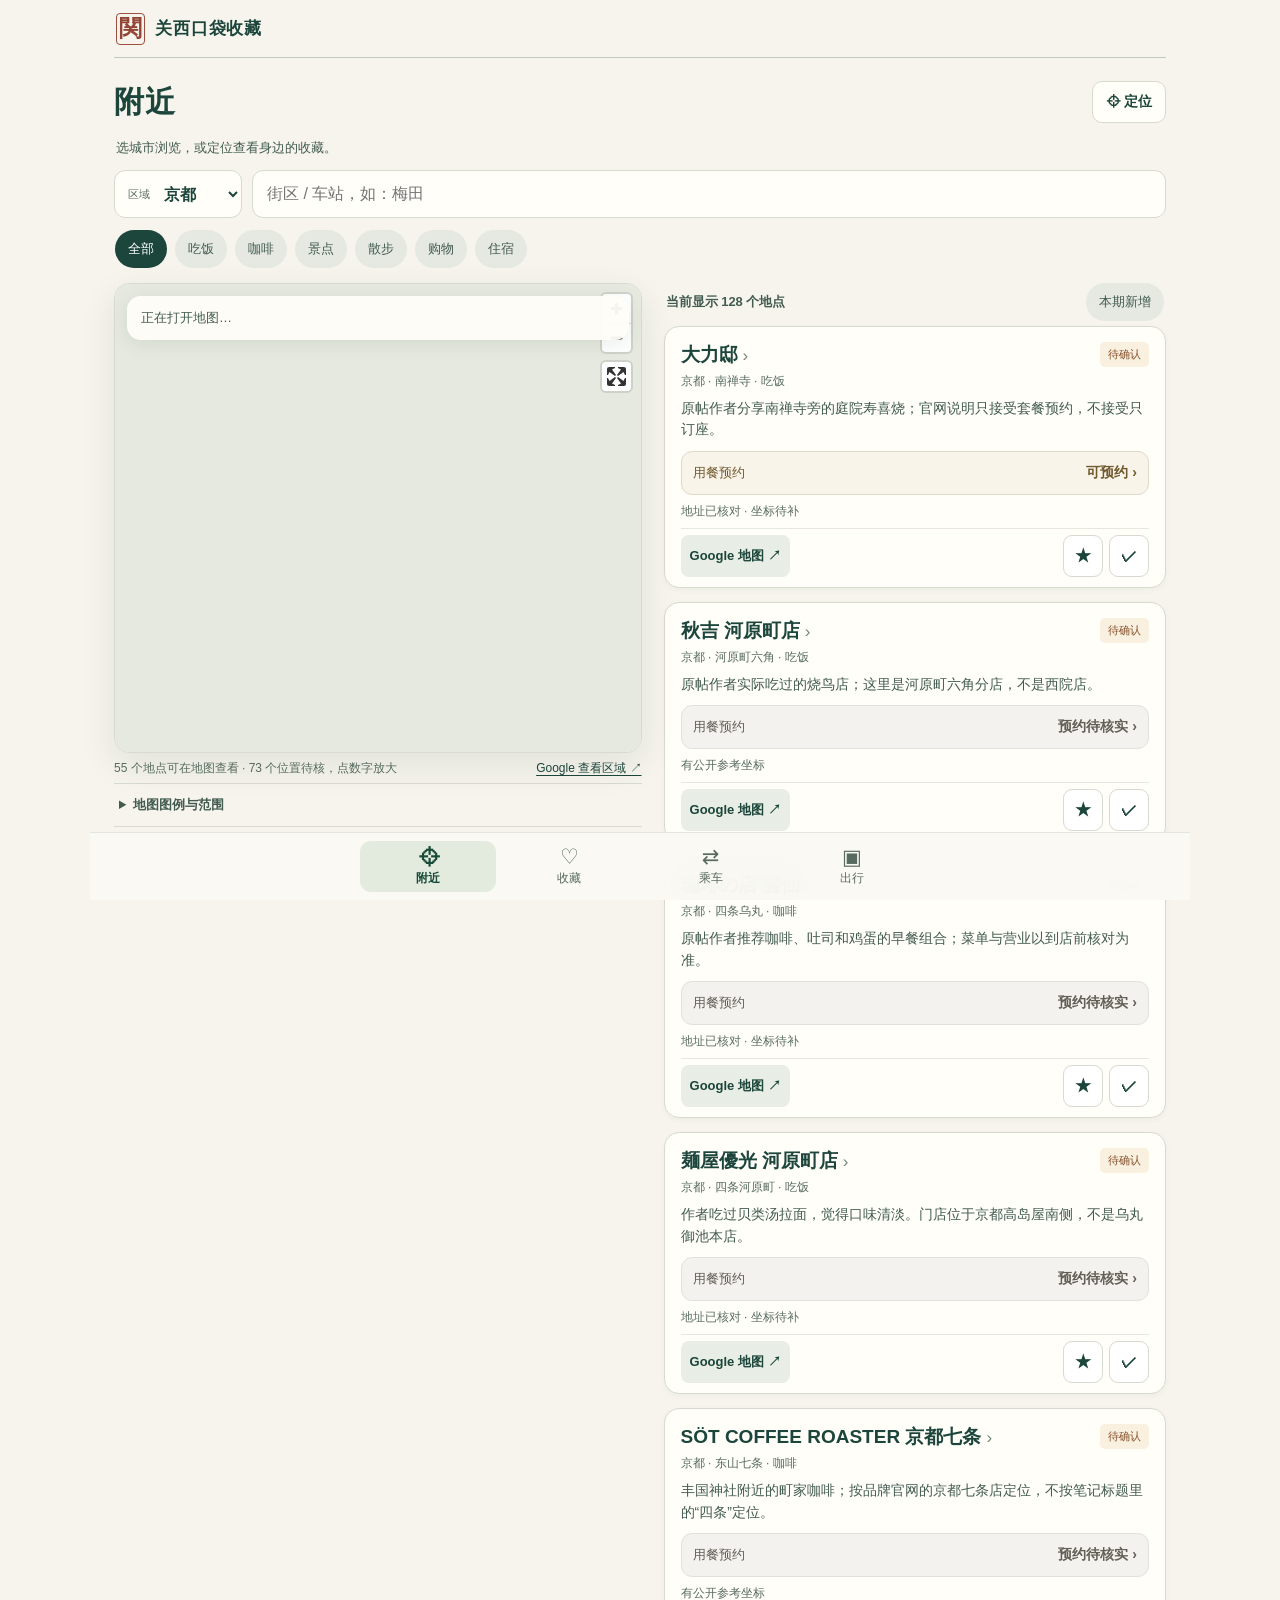
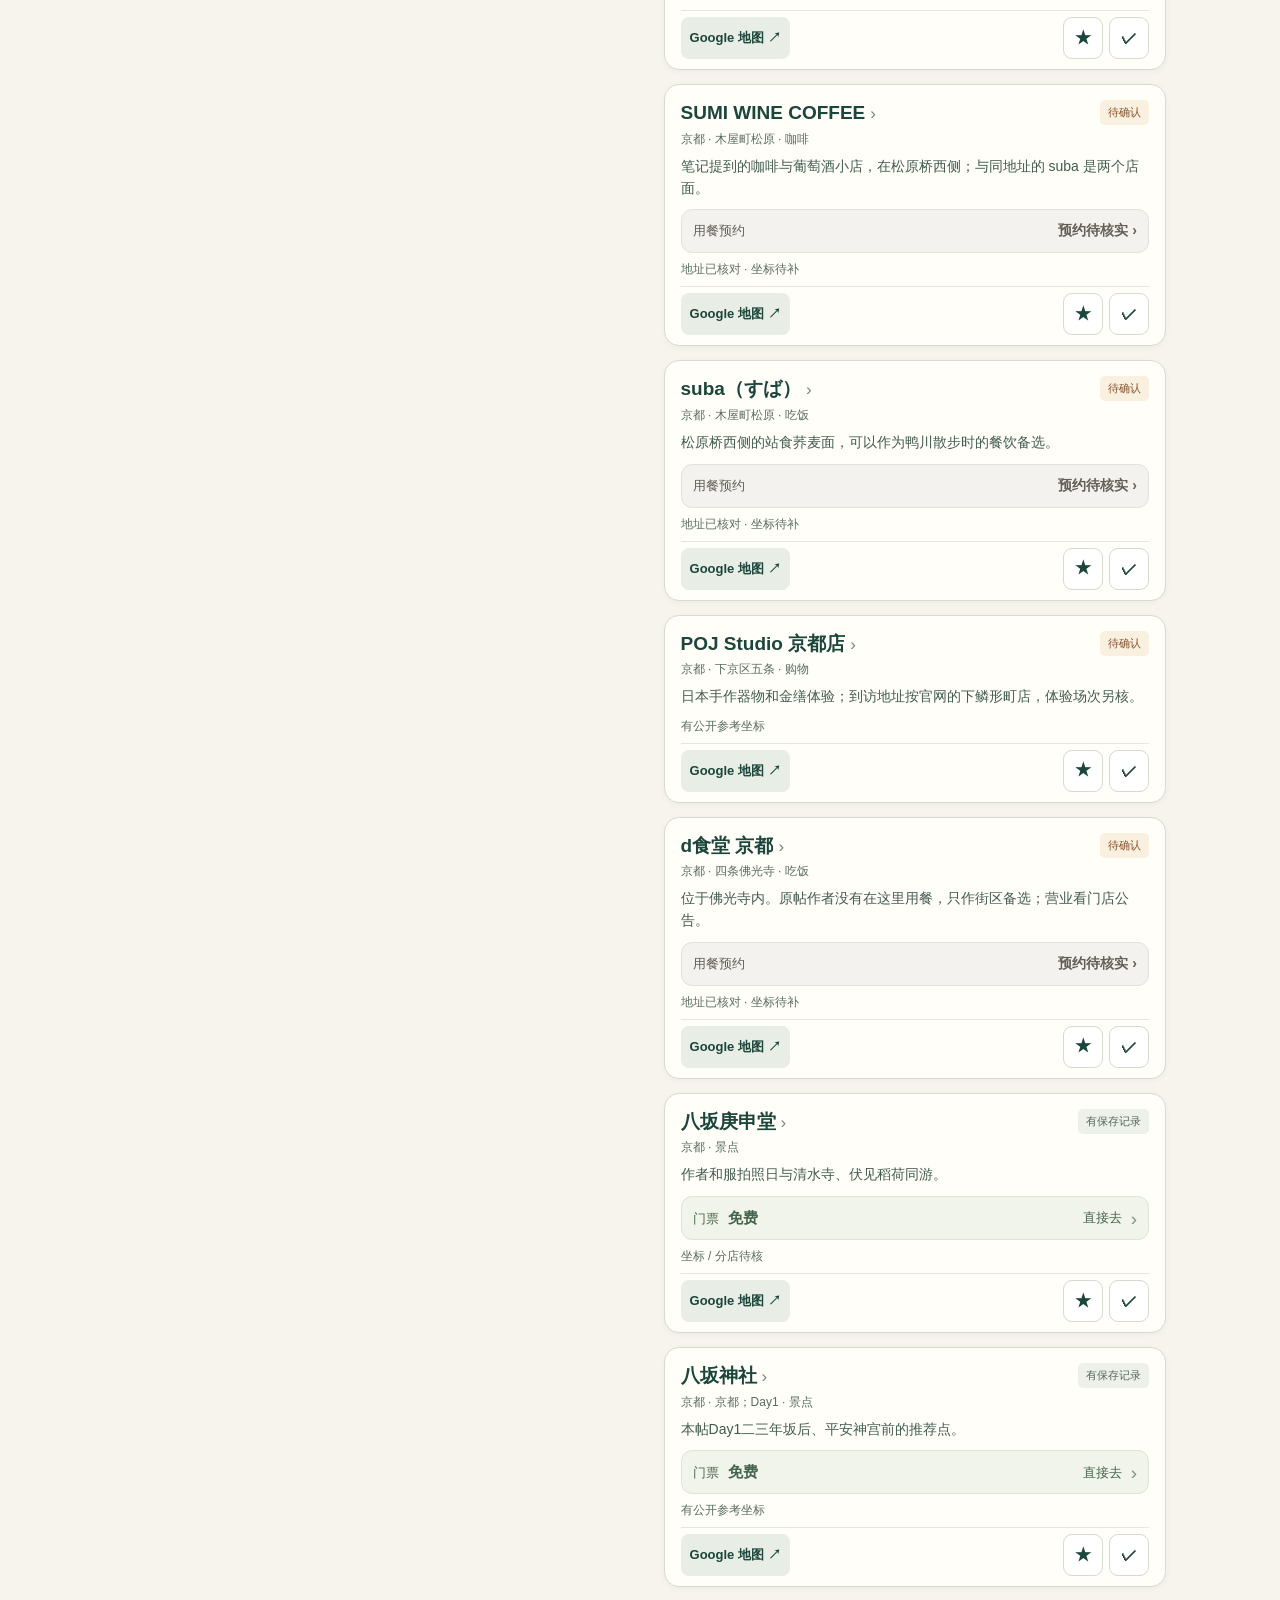
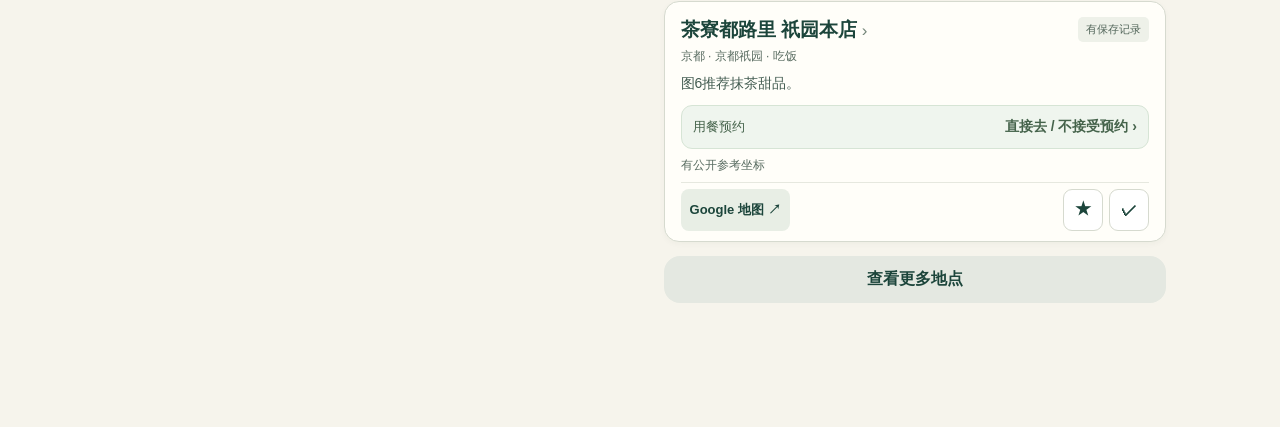
<file: index.html>
<!doctype html>
<html lang="zh-CN">
<head>
  <meta charset="utf-8">
  <meta name="viewport" content="width=device-width,initial-scale=1,viewport-fit=cover">
  <meta name="theme-color" content="#143f3b">
  <meta name="description" content="关西收藏地图、中文乘车助手与随身旅行资料">
  <link rel="manifest" href="manifest.webmanifest">
  <link rel="icon" href="icon.svg" type="image/svg+xml">
  <link rel="apple-touch-icon" href="icon-192.png">
  <link rel="stylesheet" href="app.css?v=food-20261115">
  <link rel="stylesheet" href="map.css">
  <link rel="stylesheet" href="travel-guide.css?v=toyo-show-20261128">
  <link rel="stylesheet" href="maplibre-gl.css">
  <title>关西口袋收藏</title>
</head>
<body>
  <div class="app-shell">
    <header class="topbar">
      <div class="brand">
        <span class="brand-mark" aria-hidden="true">関</span>
        <h1>关西口袋收藏</h1>
      </div>
      <button id="installBtn" class="icon-btn install" hidden aria-label="添加到桌面">＋</button>
    </header>

    <main>
      <section id="nearbyView" class="view active" aria-labelledby="nearbyTitle">
        <div class="section-head">
          <div><h2 id="nearbyTitle">附近</h2></div>
          <button id="locateBtn" class="locate-btn">⌖ 定位</button>
        </div>
        <p id="locationStatus" class="status-line">选城市浏览，或定位查看身边的收藏。</p>
        <div class="selector-row">
          <label class="select-wrap"><span>区域</span><select id="nearbyCity"></select></label>
          <label class="search-wrap"><span class="sr-only">手动输入街区或车站</span><input id="areaQuery" type="search" placeholder="街区 / 车站，如：梅田"></label>
        </div>
        <div id="nearbyCategories" class="chips" aria-label="地点分类"></div>
        <div class="nearby-layout"><div class="map-pane"><div class="map-card" aria-label="收藏地图">
          <div id="tripMap" aria-label="收藏互动地图"></div>
          <div class="map-copy" id="mapFallback">
            <p id="mapStatus" role="status">正在打开地图…</p>
            <button id="loadMapBtn" class="primary-btn" hidden>重试地图</button>
          </div>
        </div>
        <div class="map-caption"><span id="mapHint">点数字放大，点地点看收藏</span><a id="areaMapLink">Google 查看区域 ↗</a></div>
        <details class="map-settings"><summary>地图图例与范围</summary><div id="mapLegend" class="map-legend" aria-label="地图分类图例"></div>
        <div class="map-options"><label><input id="viewportFilter" type="checkbox" disabled> 只看地图范围内</label><select id="radius" aria-label="附近直线范围"><option value="0">全部参考点</option><option value="2">直线 2 公里内</option><option value="5">直线 5 公里内</option><option value="10">直线 10 公里内</option></select></div>
        <p id="coordinateCoverage" class="status-line"></p><p class="status-line">定位或输入已收录的车站后，可按直线距离筛选。</p></details></div><div class="nearby-results">
        <div class="list-meta"><span id="nearbyCount">载入中…</span><button type="button" id="nearbyWeekly" class="chip" aria-pressed="false">本期新增</button></div>
        <div id="nearbyList" class="card-list" aria-live="polite"></div>
        <button id="nearbyMore" class="more-btn" hidden>查看更多地点</button></div></div>
      </section>

      <section id="savedView" class="view" aria-labelledby="savedTitle">
        <div class="section-head"><div><h2 id="savedTitle">全部收藏</h2></div><button id="backupBtn" class="outline-btn">备份</button></div>
        <label class="full-search"><span class="sr-only">搜索收藏</span><input id="savedSearch" type="search" placeholder="搜索地点、车站或笔记关键词"></label>
        <div class="saved-tools">
          <div id="savedScopes" class="scope-switch" role="group" aria-label="快速筛选收藏">
            <button data-scope="all" aria-pressed="true">全部</button>
            <button data-scope="visit" aria-pressed="false">游览点</button>
            <button data-scope="advance" aria-pressed="false">提前安排</button>
            <button data-scope="weekly" aria-pressed="false">本期新增</button>
          </div>
          <button class="filter-toggle" id="filterToggle" aria-expanded="false" aria-controls="savedFilters">筛选</button>
        </div>
        <div class="filter-grid" id="savedFilters" hidden>
          <select id="savedCity" aria-label="城市筛选"></select>
          <select id="savedCategory" aria-label="分类筛选"></select>
          <select id="savedState" aria-label="状态筛选">
            <option value="all">全部状态</option><option value="want">特别想去</option><option value="visited">去过</option><option value="unmarked">未标记</option>
          </select>
          <select id="savedFoodBooking" aria-label="餐饮预约筛选"><option value="all">全部餐饮预约</option><option value="reserve">需预约</option><option value="recommended">建议预约</option><option value="optional">可预约</option><option value="walkin">直接去 / 不接受预约</option><option value="queue">当日领号</option><option value="check">预约待核实</option></select>
          <select id="savedOrigin" aria-label="来源筛选"><option value="all">全部资料</option><option value="google">历史清单已核对</option><option value="saved">后续已有保存记录</option><option value="supplemental">待确认候选</option></select>
        </div>
        <div class="list-meta saved-meta"><span id="savedCount" role="status">载入中…</span><button id="clearFilters" class="text-btn" hidden>清除筛选</button><details id="sourceArchive" class="source-archive"><summary>笔记与来源</summary>
          <details class="privacy-card" id="weeklyNotesCurrent">
            <summary><strong>本期笔记 · 11 月 16–22 日</strong> <span>11 月 26 日整理</span></summary>
            <p>两次收藏快照中有 35 篇标题涉及关西，实际收藏日期未知。两篇已有正文摘要，其余待补读。</p>
            <p><strong>京都一人食：</strong>高岛屋的無碍山房和三嶋亭、四条乌丸两家立饮店及永观堂对面的荞麦面。<strong>奈良：</strong>唐招提寺和春日大社旁的鹿苑可作日游备选。7 处地址已核对，可用「本期新增」筛选。</p>
            <p>关西机场来回、咖啡合集和大阪餐厅名单目前只有标题线索。</p>
            <ul class="weekly-notes">
              <li><span>餐饮</span> <a href="https://www.xiaohongshu.com/explore/6afbd118000000002500b8d2" target="_blank" rel="noopener noreferrer">京都一人食 吃了🔟家店 ↗</a></li>
              <li><span>行程</span> <a href="https://www.xiaohongshu.com/explore/6b015b3300000000180281d0" target="_blank" rel="noopener noreferrer">🍁分享一下给爸妈写的京都大阪攻略 ↗</a></li>
              <li><span>交通</span> <a href="https://www.xiaohongshu.com/explore/6b069ed5000000002a01d28f" target="_blank" rel="noopener noreferrer">关西机场从下飞机到京都站全路线 ↗</a></li>
              <li><span>购物</span> <a href="https://www.xiaohongshu.com/explore/6af9c618000000001803aea9" target="_blank" rel="noopener noreferrer">最新关西回国攻略-退税&amp;买酒&amp;免税店&amp;吃饭 ↗</a></li>
              <li><span>其他待核验</span> <a href="https://www.xiaohongshu.com/explore/6afbbf640000000023011ea1" target="_blank" rel="noopener noreferrer">大阪和京都很顶的咖啡合集☕ ↗</a></li>
              <li><span>餐饮</span> <a href="https://www.xiaohongshu.com/explore/6b0176a20000000018028680" target="_blank" rel="noopener noreferrer">孤独星球大阪餐厅推荐（整理版在图二 ↗</a></li>
            </ul>
            <details>
              <summary>其余 29 篇来源</summary>
              <ul class="weekly-notes">
              <li><span>餐饮</span> <a href="https://www.xiaohongshu.com/explore/6afaa6310000000024032d91" target="_blank" rel="noopener noreferrer">京都极限吃6顿-秋天好吃推荐 ↗</a></li>
              <li><span>行程</span> <a href="https://www.xiaohongshu.com/explore/6af132d6000000003302cbc9" target="_blank" rel="noopener noreferrer">对自己做的🇯🇵东京大阪攻略满意的睡不着.. ↗</a></li>
              <li><span>其他待核验</span> <a href="https://www.xiaohongshu.com/explore/6ae97831000000000300be2b" target="_blank" rel="noopener noreferrer">好奇妙，就这样一个人来日本京都旅居了 ↗</a></li>
              <li><span>其他待核验</span> <a href="https://www.xiaohongshu.com/explore/6af2cf74000000002a012418" target="_blank" rel="noopener noreferrer">拍完这4️⃣个机位再离开京都（附地址） ↗</a></li>
              <li><span>其他待核验</span> <a href="https://www.xiaohongshu.com/explore/6adb8c5f0000000033022618" target="_blank" rel="noopener noreferrer">日本京都tips汇总 ↗</a></li>
              <li><span>行程</span> <a href="https://www.xiaohongshu.com/explore/6ac892fd0000000002012350" target="_blank" rel="noopener noreferrer">记录零踩雷的京都solo trip 小众景点篇1/2 ↗</a></li>
              <li><span>行程</span> <a href="https://www.xiaohongshu.com/explore/6afa9d93000000002c00ebf4" target="_blank" rel="noopener noreferrer">日本关西9日游行程攻略（小白第一次出国版 ↗</a></li>
              <li><span>其他待核验</span> <a href="https://www.xiaohongshu.com/explore/6af43dd5000000001a01dd5c" target="_blank" rel="noopener noreferrer">🇲🇾大阪京都回来后有什么是真的不推荐的 ↗</a></li>
              <li><span>其他待核验</span> <a href="https://www.xiaohongshu.com/explore/6a64ab12000000000f014417" target="_blank" rel="noopener noreferrer">当我去日本关西三个啤酒工厂见学（哈酒） ↗</a></li>
              <li><span>行程</span> <a href="https://www.xiaohongshu.com/explore/6afbdc45000000002501e043" target="_blank" rel="noopener noreferrer">阪神京关西五日游计划 ↗</a></li>
              <li><span>其他待核验</span> <a href="https://www.xiaohongshu.com/explore/6afbd4c7000000001802f233" target="_blank" rel="noopener noreferrer">手把手教你在日本大阪租共享单车一天27元 ↗</a></li>
              <li><span>景点与时令</span> <a href="https://www.xiaohongshu.com/explore/6ad4c39800000000270227b6" target="_blank" rel="noopener noreferrer">京都📍我愿反复去无数次的3️⃣条红叶路线 ↗</a></li>
              <li><span>行程</span> <a href="https://www.xiaohongshu.com/explore/68255ada000000002102d0fb" target="_blank" rel="noopener noreferrer">京都-宇治奈良-大阪｜P人攻略满意到不行👍🏻 ↗</a></li>
              <li><span>行程</span> <a href="https://www.xiaohongshu.com/explore/66e6f39600000000120104d3" target="_blank" rel="noopener noreferrer">日本自由行大实话-旅行攻略定制版（京都篇） ↗</a></li>
              <li><span>其他待核验</span> <a href="https://www.xiaohongshu.com/explore/6afed3e6000000002b035ea9" target="_blank" rel="noopener noreferrer">关于京都三得利工厂预约 ↗</a></li>
              <li><span>其他待核验</span> <a href="https://www.xiaohongshu.com/explore/6afd5d0c000000001b01c821" target="_blank" rel="noopener noreferrer">12月初到京都+东京 ↗</a></li>
              <li><span>行程</span> <a href="https://www.xiaohongshu.com/explore/6ae95aca000000000e0272eb" target="_blank" rel="noopener noreferrer">求问日本关西十天游这个行程可以吗？ ↗</a></li>
              <li><span>购物</span> <a href="https://www.xiaohongshu.com/explore/6afc27170000000018027f78" target="_blank" rel="noopener noreferrer">大阪旅游自留贴 吃的，玩的和要买的 ↗</a></li>
              <li><span>其他待核验</span> <a href="https://www.xiaohongshu.com/explore/6b015299000000000d029000" target="_blank" rel="noopener noreferrer">🇯🇵今天的京都已经达到了拍人比拍景壮观了 ↗</a></li>
              <li><span>行程</span> <a href="https://www.xiaohongshu.com/explore/6afee517000000002b029272" target="_blank" rel="noopener noreferrer">京都枫叶季大结果攻略🍁 ↗</a></li>
              <li><span>交通</span> <a href="https://www.xiaohongshu.com/explore/6b02fa1d000000001802ae66" target="_blank" rel="noopener noreferrer">关西旅行 京都 | 关西机场落地 ↗</a></li>
              <li><span>行程</span> <a href="https://www.xiaohongshu.com/explore/6b02a21500000000090233cc" target="_blank" rel="noopener noreferrer">京都关西7日游攻略📝 ↗</a></li>
              <li><span>景点与时令</span> <a href="https://www.xiaohongshu.com/explore/6b037619000000002b01d31a" target="_blank" rel="noopener noreferrer">京都东福寺早鸟票预约 ↗</a></li>
              <li><span>交通</span> <a href="https://www.xiaohongshu.com/explore/6a1500dd000000000702e80c" target="_blank" rel="noopener noreferrer">给p人朋友做的超详细的关西交通攻略 ↗</a></li>
              <li><span>其他待核验</span> <a href="https://www.xiaohongshu.com/explore/6b03b560000000002303fc58" target="_blank" rel="noopener noreferrer">第一次来京都，求推荐好玩的地方 ↗</a></li>
              <li><span>景点与时令</span> <a href="https://www.xiaohongshu.com/explore/6b06cd00000000002b01aa17" target="_blank" rel="noopener noreferrer">京都红叶｜醍醐寺大鲤子鱼berber乱蹦，6块！ ↗</a></li>
              <li><span>行程</span> <a href="https://www.xiaohongshu.com/explore/6b0673f3000000002b026e01" target="_blank" rel="noopener noreferrer">请帮忙义诊一下京都行程 ↗</a></li>
              <li><span>行程</span> <a href="https://www.xiaohongshu.com/explore/6b064d23000000002a02adb4" target="_blank" rel="noopener noreferrer">京都柯南圣地巡礼🍁12月超全一日攻略 ↗</a></li>
              <li><span>其他待核验</span> <a href="https://www.xiaohongshu.com/explore/6b03b8e400000000180250e3" target="_blank" rel="noopener noreferrer">京都夜枫几点关？21处把时间算明白 ↗</a></li>
              </ul>
            </details>
          </details>
          <details class="privacy-card" id="weeklyNotesNovember15">
            <summary><strong>历史笔记 · 11 月 9–15 日</strong> <span>11 月 16 日整理</span></summary>
            <p>按 11 月 9 日、16 日两次收藏快照整理，38 篇标题与关西相关，未逐篇核完，不等于新增 38 个地点。</p>
            <p><strong>已上网页：</strong>京都餐饮和街区 9 处、大阪及奈良住宿候选各 1 处。东本愿寺沿用原有地点。</p>
            <p><strong>仍待确认：</strong>musi-vege 只有品牌线索，分店不明，不建地图点；赏枫和灯光多为当时体验，不当成 12 月开放信息。</p>
            <ul class="weekly-notes">
              <li><span>餐饮</span> <a href="https://www.xiaohongshu.com/explore/6af821b4000000002b01b6ee" target="_blank" rel="noopener noreferrer">三刷京都不排队不踩雷的性价比美食推荐 ↗</a></li>
              <li><span>餐饮</span> <a href="https://www.xiaohongshu.com/explore/6af4518b000000002a025f51" target="_blank" rel="noopener noreferrer">关西偏蔬菜多多清淡型平价型一人食 ↗</a></li>
              <li><span>街区</span> <a href="https://www.xiaohongshu.com/explore/6af02e97000000000300920e" target="_blank" rel="noopener noreferrer">京都四条步行距离6家宝藏店铺寺庙推荐 ↗</a></li>
              <li><span>交通</span> <a href="https://www.xiaohongshu.com/explore/6af671e0000000002a00cedf" target="_blank" rel="noopener noreferrer">住难波必存｜京都奈良神户 USJ 交通小抄 ↗</a></li>
              <li><span>住宿</span> <a href="https://www.xiaohongshu.com/explore/6af328eb000000002b03abec" target="_blank" rel="noopener noreferrer">大阪、奈良亲住笔记（原帖亦含其他地区） ↗</a></li>
              <li><span>住宿</span> <a href="https://www.xiaohongshu.com/explore/6af1ed37000000002c026685" target="_blank" rel="noopener noreferrer">大阪酒店决赛圈了！ ↗</a></li>
              <li><span>住宿</span> <a href="https://www.xiaohongshu.com/explore/6af4074d000000002a00e18d" target="_blank" rel="noopener noreferrer">大阪酒店决赛圈！急！ ↗</a></li>
              <li><span>住宿</span> <a href="https://www.xiaohongshu.com/explore/6af97d75000000002b012fde" target="_blank" rel="noopener noreferrer">大阪酒店极限四选一 ↗</a></li>
            </ul>
          </details>
        <details class="privacy-card" id="weeklyNotesNovember01"><summary><strong>历史笔记 · 11 篇</strong> <span>10 月 26 日–11 月 1 日 ▾</span></summary><p>本期为两次收藏快照的差异，实际收藏日期未知；图片和部分评论仍待补读。</p><p><strong>祇园烧鸟：</strong>作者喜欢 HYUMA 的鸡翅串和烤饭团，店小，建议提前确认预约；地点尚待地图匹配。</p><p><strong>京都庭院：</strong>永观堂可与南禅寺、鸭川串成散步路线；作者提到参观时需脱鞋，票价和预约以当期信息为准。</p><p><strong>住宿：</strong>帖子分享大阪东天满和福岛的住宿体验，房型、独卫和入住日期价格仍需核对。</p><p>红叶攻略及旅游提示仍有图片待读，出发前请核实当年景况与开放信息。</p><ul class="weekly-notes"><li><span>其他待核验</span> <a href="https://www.xiaohongshu.com/explore/6ae04c72000000000200bc8c" target="_blank" rel="noopener noreferrer">东进阪出•京都篇 ↗</a></li><li><span>其他待核验</span> <a href="https://www.xiaohongshu.com/explore/6ae625ea000000001a021120" target="_blank" rel="noopener noreferrer">推荐先玩大阪还是先玩京都呀？ ↗</a></li><li><span>其他待核验</span> <a href="https://www.xiaohongshu.com/explore/6ae541560000000012008443" target="_blank" rel="noopener noreferrer">听劝！大阪哪些地方必去？ ↗</a></li><li><span>行程</span> <a href="https://www.xiaohongshu.com/explore/6ae4710f000000001601b3b7" target="_blank" rel="noopener noreferrer">京都旅游，可能会遇到的突然 ↗</a></li><li><span>餐饮</span> <a href="https://www.xiaohongshu.com/explore/6ae458a80000000003009739" target="_blank" rel="noopener noreferrer">京都必吃烧鸟：炭火焼とりHYUMA ↗</a></li><li><span>景点与时令</span> <a href="https://www.xiaohongshu.com/explore/672e0059000000001a01ed10" target="_blank" rel="noopener noreferrer">日本自由行大实话-京都红叶特别篇（精华版） ↗</a></li><li><span>行程</span> <a href="https://www.xiaohongshu.com/explore/6ae308b20000000002037cdf" target="_blank" rel="noopener noreferrer">京都散策｜一个人旅行，也能拍出日剧感📷 ↗</a></li><li><span>行程</span> <a href="https://www.xiaohongshu.com/explore/6ae4618b000000001e016db9" target="_blank" rel="noopener noreferrer">第一次去京都｜6天慢节奏路线安排 ↗</a></li><li><span>其他待核验</span> <a href="https://www.xiaohongshu.com/explore/6ae1d5dd000000002800494d" target="_blank" rel="noopener noreferrer">在京都📍花的最值的20块钱… ↗</a></li><li><span>其他待核验</span> <a href="https://www.xiaohongshu.com/explore/6ae71f01000000000f03b71e" target="_blank" rel="noopener noreferrer">二刷京都大阪总结的红榜黑榜 ↗</a></li><li><span>住宿</span> <a href="https://www.xiaohongshu.com/explore/6ae6ddf10000000025013f29" target="_blank" rel="noopener noreferrer">大阪东天满、福岛住宿体验（原笔记） ↗</a></li></ul></details>
        <details class="privacy-card" id="weeklyNotes">
          <summary><strong>历史笔记 · 20 篇</strong> <span>10 月 19–25 日 ▾</span></summary>
          <p>10 月 26 日与上次快照比较得到的关西标题线索，收藏日期未知；笔记数不等于新地点。链接可能需要登录或从收藏页打开。</p>
          <p><strong>已读正文：</strong>《低精力人群关西八日游攻略》提到大阪、京都、神户、奈良和宇治；作者记录七个游玩日每天 14,544–23,923 步，按自己的体力安排。另已补读三篇美食、京都站咖啡、红叶、奈良与东山路线正文；新增候选的位置和营业信息待核实，部分图片、评论及其余来源仍待补读。</p>
          <p><strong>东山路线：</strong>清水寺 → 二三年坂 → 圆山公园 → 八坂神社 → 祇园，可按体力截断；去清水寺途中仍有上坡。</p>
          <p><strong>京都红叶：</strong>作者提到夜间点灯及清晨预约场次，但 12 月是否仍有红叶、开放或预约，需出发前查当年官方信息。</p>
          <p><strong>奈良：</strong>别追赶鹿或喂普通食物；近铁和 JR 的选择取决于你的起点与目的地。票价与交通规则以当日信息为准。</p>
          <ul class="weekly-notes"><li><span>餐饮</span> <a href="https://www.xiaohongshu.com/explore/6ad755470000000026008c65" target="_blank" rel="noopener noreferrer">|关西美食合集✨大阪·京都·神户必吃清单 ↗</a></li><li><span>餐饮</span> <a href="https://www.xiaohongshu.com/explore/6ad22800000000001801796b" target="_blank" rel="noopener noreferrer">Kyoto京都美食记录～ ↗</a></li><li><span>景点与时令</span> <a href="https://www.xiaohongshu.com/explore/6ad73f630000000028039f80" target="_blank" rel="noopener noreferrer">京都红叶｜🐟约/限流/夜景 景点无ai点评 ↗</a></li><li><span>行程</span> <a href="https://www.xiaohongshu.com/explore/6ad203340000000002012643" target="_blank" rel="noopener noreferrer">关西游记Part1 ↗</a></li><li><span>其他待核验</span> <a href="https://www.xiaohongshu.com/explore/6ad70ee1000000002803b2b7" target="_blank" rel="noopener noreferrer">应该在京都留一天半 ↗</a></li><li><span>景点与时令</span> <a href="https://www.xiaohongshu.com/explore/6ad645c30000000026030519" target="_blank" rel="noopener noreferrer">京都懒人路线✨清水寺→二年坂→八坂神社→祇园 ↗</a></li><li><span>住宿</span> <a href="https://www.xiaohongshu.com/explore/6ad7a11c000000000c008ae0" target="_blank" rel="noopener noreferrer">大阪不踩雷｜住宿+交通+饮食全解析（上） ↗</a></li><li><span>行程</span> <a href="https://www.xiaohongshu.com/explore/6ad739790000000027022bdd" target="_blank" rel="noopener noreferrer">日本旅游攻略之——京都 ↗</a></li><li><span>行程</span> <a href="https://www.xiaohongshu.com/explore/6ad77d8e000000003003c0a3" target="_blank" rel="noopener noreferrer">分享一下自用的京都旅行规划（34页） ↗</a></li><li><span>行程</span> <a href="https://www.xiaohongshu.com/explore/6ad8c490000000003102411a" target="_blank" rel="noopener noreferrer">落地先去京都，在京都连住两晚后返回大阪，从大阪出发去奈良宇治以及神户各一日游可以 ↗</a></li><li><span>行程</span> <a href="https://www.xiaohongshu.com/explore/6ad8ff36000000002a01310d" target="_blank" rel="noopener noreferrer">一个人的旅行…关西10天9夜慢走🍃 ↗</a></li><li><span>餐饮</span> <a href="https://www.xiaohongshu.com/explore/6ad8caba000000002403a797" target="_blank" rel="noopener noreferrer">京都美食探店｜吃喝碎碎念🍵（中篇） ↗</a></li><li><span>其他待核验</span> <a href="https://www.xiaohongshu.com/explore/6adc8a91000000002c038543" target="_blank" rel="noopener noreferrer">京都站附近必喝的8家咖啡 ↗</a></li><li><span>行程</span> <a href="https://www.xiaohongshu.com/explore/6ad97c4c000000002b001e50" target="_blank" rel="noopener noreferrer">京都3天攻略不绕路版丨去日本的姐妹码住！ ↗</a></li><li><span>景点与时令</span> <a href="https://www.xiaohongshu.com/explore/6add4a5700000000140101ab" target="_blank" rel="noopener noreferrer">关西红叶攻略 ↗</a></li><li><span>行程</span> <a href="https://www.xiaohongshu.com/explore/6adad317000000002b0008dc" target="_blank" rel="noopener noreferrer">奈良 24条旅游避坑备忘录📝 ↗</a></li><li><span>行程</span> <a href="https://www.xiaohongshu.com/explore/6ade098a000000002c00f5d5" target="_blank" rel="noopener noreferrer">关西9天8晚Solotrip之大阪（1） ↗</a></li><li><span>行程</span> <a href="https://www.xiaohongshu.com/explore/6adc2d7a000000002c011586" target="_blank" rel="noopener noreferrer">低精力人群关西八日游攻略 ↗</a></li><li><span>行程</span> <a href="https://www.xiaohongshu.com/explore/6add7c180000000033009a5a" target="_blank" rel="noopener noreferrer">日本关西攻略 ↗</a></li><li><span>购物</span> <a href="https://www.xiaohongshu.com/explore/6adc8f6900000000240364e6" target="_blank" rel="noopener noreferrer">自存一月关西要买&amp;要吃的店！ ↗</a></li></ul>
        </details>
</details></div>
        <div id="savedList" class="card-list"></div>
        <button id="savedMore" class="more-btn" hidden>查看更多地点</button>

      </section>

      <section id="transitView" class="view" aria-labelledby="transitTitle">
        <div class="section-head"><h2 id="transitTitle">乘车助手</h2></div>
        <p class="travel-lead">查一段路，看懂怎么坐。</p>
        <div class="wallet-card" style="margin:12px 0">
          <h3>三得利京都啤酒工厂</h3>
          <p class="travel-lead">往返路线、接驳巴士、现场照片与备用交通。</p>
          <button type="button" class="wallet-action" data-open-suntory>查看乘车攻略 →</button>
        </div>
        <div class="travel-guide-layout">
          <div class="journey route-panel">
            <div class="route-stop"><label for="routeOrigin">从</label><input id="routeOrigin" placeholder="当前位置（由 Google 地图定位）" aria-describedby="routeLocationNote" autocomplete="off"><button type="button" class="route-pick" data-route-pick="routeOrigin" aria-label="选择起点">选择</button></div>
            <div class="route-stop"><label for="routeDestination">到</label><input id="routeDestination" placeholder="输入车站、酒店或地点" autocomplete="off"><button type="button" class="route-pick" data-route-pick="routeDestination" aria-label="选择终点">选择</button></div>
            <datalist id="railStops"><option value="关西机场站（JR／南海）"></option><option value="京都站（JR）"></option><option value="京都河原町站（阪急）"></option><option value="大阪站（JR）"></option><option value="大阪梅田站（阪急）"></option><option value="南海难波站"></option><option value="大阪难波站（近铁／阪神）"></option><option value="JR难波站"></option><option value="近铁奈良站"></option><option value="JR奈良站"></option><option value="神户三宫站"></option></datalist>
            <div class="route-tools"><button id="routeHotel" type="button" hidden>回酒店</button><button id="routeSwap" type="button" disabled>⇄ 起终点对调</button></div>
            <p id="routeLocationNote" class="route-context">起点留空时，打开 Google 地图后由它尝试定位。若未授权定位或定位不可用，请手动选起点；本页不读取你的位置。</p>
            <a id="mapsLink" class="route-go" aria-disabled="true" target="_blank" rel="noopener noreferrer">先选一个目的地</a>
            <p id="routeContext" class="route-context"></p>
            <details class="privacy-card">
              <summary>选对车站：难波与京都河原町</summary>
              <p><strong>难波：</strong>南海难波是南海机场线用站；大阪难波是近铁、阪神用站；JR 难波另有站点。查路线时带上运营商，换乘要预留步行时间。</p>
              <p><strong>京都：</strong>阪急京都河原町在四条河原町一带，不是 JR 京都站。目的地是新干线或 JR 站区时，选「京都站（JR）」。</p>
              <p><a href="https://www.nankai.co.jp/traffic/kix.html" target="_blank" rel="noopener noreferrer">南海机场指南</a> · <a href="https://www.kintetsu.co.jp/foreign/chinese-kan/about/station/yard/namba.html" target="_blank" rel="noopener noreferrer">大阪难波站内图（简体中文）</a> · <a href="https://ja.kyoto.travel/feature/traffic/train.php" target="_blank" rel="noopener noreferrer">京都市乘车指南</a></p>
            </details>
          </div>
          <div class="guide-column">
            <div class="guide-tabs" role="tablist" aria-label="乘车指引">
              <button type="button" id="guide-tickets" role="tab" data-guide="tickets" aria-controls="stationNotes" aria-selected="true">买票刷卡</button>
              <button type="button" id="guide-board" role="tab" data-guide="board" aria-controls="stationNotes" aria-selected="false" tabindex="-1">看站台屏</button>
              <button type="button" id="guide-ask" role="tab" data-guide="ask" aria-controls="stationNotes" aria-selected="false" tabindex="-1">请站员指路</button>
            </div>
            <div id="stationNotes" class="guide-panel" role="tabpanel" aria-labelledby="guide-tickets"></div>
          </div>
        </div>
      </section>
      <section id="tripView" class="view" aria-labelledby="tripTitle">
        <div class="section-head"><h2 id="tripTitle">出行</h2><button id="tripBackup" class="outline-btn">备份</button></div>
        <nav class="wallet-shortcuts" aria-label="出行资料"><button type="button" data-jump="flightSection">往返航班</button><button type="button" data-jump="staySection">住宿</button><button type="button" data-jump="bookingSection">预约</button><button type="button" data-jump="prepSection">准备事项</button></nav>
        <section id="itinerarySection" class="wallet-section" aria-labelledby="itineraryTitle">
          <div class="wallet-section-head"><h3 id="itineraryTitle">六天五晚行程</h3></div>
          <p class="wallet-dates">2026年12月10日—15日关西旅行</p>
          <div class="wallet-grid itinerary-days">
            <details class="wallet-card itinerary-day">
              <summary><time datetime="2026-12-10">12月10日（周四）</time>｜京都</summary>
              <ul>
                <li>下午抵达京都。</li>
                <li><span class="itinerary-status">已预订</span> 入住京都梅小路皇家花园酒店，10日入住、13日退房，共三晚。</li>
                <li>京都市区自由活动。</li>
              </ul>
            </details>
            <details class="wallet-card itinerary-day">
              <summary><time datetime="2026-12-11">12月11日（周五）</time>｜京都</summary>
              <ul>
                <li><span class="itinerary-status pending">待定</span> 全天京都游玩，具体景点待定。</li>
                <li>晚上返回京都梅小路皇家花园酒店。</li>
              </ul>
            </details>
            <details class="wallet-card itinerary-day">
              <summary><time datetime="2026-12-12">12月12日（周六）</time>｜京都</summary>
              <ul>
                <li>上午京都自由活动。</li>
                <li><strong>13:20</strong> 计划在 JR 长冈京站乘坐免费接驳巴士，出发前复核班次。</li>
                <li><span class="itinerary-status reserved">已预约</span> <strong>14:35—16:05</strong> 三得利京都天然水啤酒工厂特别试饮体验，3000日元，现场付款。</li>
                <li>晚上返回京都梅小路皇家花园酒店。</li>
              </ul>
            </details>
            <details class="wallet-card itinerary-day">
              <summary><time datetime="2026-12-13">12月13日（周日）</time>｜京都 → 奈良 → 大阪</summary>
              <ul>
                <li>京都酒店退房，携带行李乘坐近铁前往奈良。</li>
                <li>在近铁奈良站寄存行李，预计600—1000日元，视柜子尺寸而定。</li>
                <li><span class="itinerary-status pending">待定</span> 白天游玩奈良，具体景点待定。</li>
                <li>傍晚取行李，乘坐近铁前往大阪难波。</li>
                <li><span class="itinerary-status">已预订</span> 入住天然温泉夕雾之汤·多美迎 Premium 大阪难波酒店，已通过智行预订。</li>
                <li>晚上逛道顿堀、心斋桥，看大阪夜景。</li>
                <li>酒店免费服务包括天然温泉、桑拿、夜宵拉面、冰淇淋及晨间乳酸菌饮料。夜宵拉面供应时间为 <strong>21:30—23:00</strong>。</li>
                <li>住宿税200日元，另有可能尚未包含的150日元入浴税，准备现金现场支付。</li>
              </ul>
              <details id="toyoGuide" class="toyo-guide">
                <summary>大阪东洋Show剧场体验攻略 <span class="itinerary-status pending">可选体验 · 18+ · 暂未预约</span></summary>
                <div class="toyo-guide-content">
                  <section>
                    <h4>基本信息</h4>
                    <p><span lang="ja">東洋ショー劇場</span>（Toyo Show Theatre）是日本传统成人舞台演出剧场。</p>
                    <p>地址为大阪市北区池田町11-1，3楼。</p>
                    <div class="wallet-actions">
                      <a class="wallet-action" href="https://www.google.com/maps/dir/?api=1&amp;destination=%E6%9D%B1%E6%B4%8B%E3%82%B7%E3%83%A7%E3%83%BC%E5%8A%87%E5%A0%B4%20%E5%A4%A7%E9%98%AA%E5%B8%82%E5%8C%97%E5%8C%BA%E6%B1%A0%E7%94%B0%E7%94%BA11-1&amp;travelmode=transit" target="_blank" rel="noopener noreferrer">Google Maps 导航 ↗</a>
                      <a class="wallet-action" href="https://www.toyo-show.com/?page_id=375" target="_blank" rel="noopener noreferrer">中文官网 ↗</a>
                      <a class="wallet-action" href="https://www.toyo-show.com/" target="_blank" rel="noopener noreferrer">官方网站 ↗</a>
                    </div>
                  </section>
                  <section>
                    <h4>费用参考</h4>
                    <ul>
                      <li>普通门票 5,000 日元，20:45 起入场为 3,000 日元。</li>
                      <li>官方纪念照 500 日元／张，饮料 500 日元／杯。</li>
                      <li>建议准备 7,000 日元现金。微信、支付宝支付支持情况未确认。</li>
                    </ul>
                    <p>出发前复核价格。<a href="https://www.toyo-show.com/?page_id=191" target="_blank" rel="noopener noreferrer">官方票价 ↗</a></p>
                  </section>
                  <section>
                    <h4>演出时间</h4>
                    <ul>
                      <li>第一场　12:00—14:20</li>
                      <li>第二场　14:40—17:00</li>
                      <li>第三场　17:20—19:40</li>
                      <li>第四场　20:00—22:00</li>
                    </ul>
                    <p>12月13日在已公布的出演日期范围内，具体座位及预约情况尚未确认。<a href="https://www.toyo-show.com/?news=12%E6%9C%8811%E6%97%A5%EF%BD%9E20%E6%97%A5%E3%80%81%E5%87%BA%E6%BC%94%E8%80%85" target="_blank" rel="noopener noreferrer">官方出演安排 ↗</a></p>
                  </section>
                  <section>
                    <h4>交通方式</h4>
                    <p>从多美迎 Premium 大阪难波酒店步行至日本桥站（K17），搭乘堺筋线往天神桥筋六丁目方向。在天神桥筋六丁目站（K11）下车，步行至剧场。出口及步行路线以当天 Google Maps 导航为准。</p>
                  </section>
                  <section>
                    <h4>新手体验流程</h4>
                    <ol>
                      <li>携带护照及日元现金。</li>
                      <li>到达前台，确认门票价格。</li>
                      <li>在大厅使用手机翻译软件与工作人员沟通。</li>
                      <li>根据工作人员指引进入观众席。</li>
                      <li>如需纪念照，参加官方拍照活动。</li>
                      <li>离场前确认是否需要领取照片。</li>
                    </ol>
                  </section>
                  <section>
                    <h4>重要注意事项</h4>
                    <ul>
                      <li>仅限年满18岁人士入场。</li>
                      <li>观众席内禁止使用手机，包括休息期间。需要翻译时请前往大厅。</li>
                      <li>禁止私自拍照、录像。</li>
                      <li>禁止触碰演员及其服装。</li>
                      <li>保持安静，遵守现场工作人员指引。</li>
                      <li>中途外出并再次入场前，先向前台确认手续。</li>
                      <li>提前确认收费，拒绝不明额外消费。</li>
                    </ul>
                  </section>
                  <section>
                    <h4>日语沟通小抄</h4>
                    <dl class="toyo-phrases">
                      <div>
                        <dt>我是中国游客，不会说日语，第一次来。</dt>
                        <dd><span id="toyo-phrase-1" lang="ja">中国から来た観光客です。日本語が話せません。初めてです。</span><button type="button" class="wallet-action" aria-describedby="toyo-phrase-1" data-copy-text="中国から来た観光客です。日本語が話せません。初めてです。">复制日语</button></dd>
                      </div>
                      <div>
                        <dt>一个人，请给我一张门票。</dt>
                        <dd><span id="toyo-phrase-2" lang="ja">一人です。入場券を一枚お願いします。</span><button type="button" class="wallet-action" aria-describedby="toyo-phrase-2" data-copy-text="一人です。入場券を一枚お願いします。">复制日语</button></dd>
                      </div>
                      <div>
                        <dt>一共多少钱？</dt>
                        <dd><span id="toyo-phrase-3" lang="ja">全部でいくらですか？</span><button type="button" class="wallet-action" aria-describedby="toyo-phrase-3" data-copy-text="全部でいくらですか？">复制日语</button></dd>
                      </div>
                      <div>
                        <dt>可以用现金支付吗？</dt>
                        <dd><span id="toyo-phrase-4" lang="ja">現金で払えますか？</span><button type="button" class="wallet-action" aria-describedby="toyo-phrase-4" data-copy-text="現金で払えますか？">复制日语</button></dd>
                      </div>
                      <div>
                        <dt>请问我应该坐在哪里？</dt>
                        <dd><span id="toyo-phrase-5" lang="ja">どこに座ればいいですか？</span><button type="button" class="wallet-action" aria-describedby="toyo-phrase-5" data-copy-text="どこに座ればいいですか？">复制日语</button></dd>
                      </div>
                      <div>
                        <dt>请告诉我拍照流程。</dt>
                        <dd><span id="toyo-phrase-6" lang="ja">撮影の流れを教えてください。</span><button type="button" class="wallet-action" aria-describedby="toyo-phrase-6" data-copy-text="撮影の流れを教えてください。">复制日语</button></dd>
                      </div>
                      <div>
                        <dt>在哪里领取照片？</dt>
                        <dd><span id="toyo-phrase-7" lang="ja">写真はどこで受け取れますか？</span><button type="button" class="wallet-action" aria-describedby="toyo-phrase-7" data-copy-text="写真はどこで受け取れますか？">复制日语</button></dd>
                      </div>
                      <div>
                        <dt>不用了，谢谢。</dt>
                        <dd><span id="toyo-phrase-8" lang="ja">大丈夫です。ありがとうございます。</span><button type="button" class="wallet-action" aria-describedby="toyo-phrase-8" data-copy-text="大丈夫です。ありがとうございます。">复制日语</button></dd>
                      </div>
                      <div>
                        <dt>卫生间在哪里？</dt>
                        <dd><span id="toyo-phrase-9" lang="ja">トイレはどこですか？</span><button type="button" class="wallet-action" aria-describedby="toyo-phrase-9" data-copy-text="トイレはどこですか？">复制日语</button></dd>
                      </div>
                    </dl>
                  </section>
                  <section>
                    <h4>出发前检查清单</h4>
                    <ul>
                      <li>护照原件。</li>
                      <li>7,000 日元现金及零钱。</li>
                      <li>手机及充足电量。</li>
                      <li>下载日语离线翻译包。</li>
                      <li>保存剧场地址和日语小抄。</li>
                      <li>确认当天演出及返程地铁时间。</li>
                    </ul>
                  </section>
                </div>
              </details>
            </details>
            <details class="wallet-card itinerary-day">
              <summary><time datetime="2026-12-14">12月14日（周一）</time>｜大阪 → 临空城</summary>
              <ul>
                <li>上午可再次体验酒店温泉。</li>
                <li><strong>11:00 前</strong>退房，具体以订单为准。</li>
                <li>退房后将行李寄存在酒店前台，官网已确认支持退房当日寄存。</li>
                <li><span class="itinerary-status pending">待定</span> 白天轻装游玩大阪，具体景点待定。</li>
                <li>傍晚返回酒店领取行李。</li>
                <li>从南海难波站乘坐空港急行前往临空城。</li>
                <li><span class="itinerary-status pending">待预订</span> 入住临空城附近酒店。</li>
              </ul>
            </details>
            <details class="wallet-card itinerary-day">
              <summary><time datetime="2026-12-15">12月15日（周二）</time>｜临空城 → 回国</summary>
              <ul>
                <li>上午逛临空城奥特莱斯。</li>
                <li>建议 <strong>13:30 左右</strong>抵达关西机场。</li>
                <li><span class="itinerary-status">已预订</span> <strong>16:30</strong> 乘飞机返回上海。</li>
              </ul>
            </details>
            <details class="wallet-card itinerary-day itinerary-notes">
              <summary>行程补充</summary>
              <ul>
                <li>本次旅行跳过宇治，原有收藏地点保留。</li>
                <li>抹茶甜品优先考虑中村藤吉京都站店、茶寮都路里祇园本店，顺路体验，不专程排长队。</li>
                <li>除已预订酒店、航班和啤酒工厂预约外，其他具体游玩安排均为暂定。</li>
              </ul>
            </details>
          </div>
        </section>
        <section id="flightSection" class="wallet-section" aria-labelledby="flightTitle"><div class="wallet-section-head"><h3 id="flightTitle">往返航班</h3><button type="button" data-add="flights">＋ 添加</button></div><div id="flightCards" class="wallet-grid"></div></section>
        <section id="staySection" class="wallet-section" aria-labelledby="stayTitle">
          <div class="wallet-section-head"><h3 id="stayTitle">住宿</h3><button type="button" data-add="stays">＋ 添加</button></div>
          <div id="stayCards" class="wallet-grid"></div>
          <details class="wallet-storage-note">
            <summary>本期住宿参考：大阪与奈良</summary>
            <p><strong>大阪站一带：</strong><a href="https://www.hearton.co.jp/access/nishi-umeda" target="_blank" rel="noopener noreferrer">哈顿西梅田</a>靠近 JR 大阪站西口，原帖作者亲住，提到房间偏小。</p>
            <p><strong>淀屋桥、北滨等：</strong>新帖把 Prince Smart Inn 大阪淀屋桥、淀屋桥京阪及相铁 FRESA INN 北滨列为候选，网页原有卡片可查。另有相铁淀屋桥、FORZA 北滨、东横 INN 大阪难波、Granbell Osaka 等选房线索，不等于入住推荐；订房前核对分店地址。</p>
            <p><strong>奈良：</strong><a href="https://dormy-hotels.com/dormyinn/hotels/nono_nara/" target="_blank" rel="noopener noreferrer">御宿野乃奈良</a>是原帖作者亲住过的备选，作者喜欢浴场和早餐。</p>
            <p>以上是比较资料，不是本机预订。具体日期的房态、含税总价、独立浴室和取消条件以订房页为准。</p>
          </details>
        </section>
        <section id="bookingSection" class="wallet-section" aria-labelledby="bookingTitle"><div class="wallet-section-head"><h3 id="bookingTitle">预约</h3><button type="button" data-add="bookings">＋ 添加</button></div><div id="bookingCards" class="wallet-grid"></div></section>
        <section id="prepSection" class="wallet-section" aria-labelledby="prepTitle"><div class="wallet-section-head"><h3 id="prepTitle">准备事项 <span id="prepCount"></span></h3></div><div id="journeyTasks"></div><form id="journeyTaskForm" class="wallet-task-form"><label class="sr-only" for="newJourneyTask">新增准备事项</label><input id="newJourneyTask" placeholder="记一件出发前要办的事" maxlength="300" required><button type="submit">添加</button></form></section>
        <details id="legacyTrip" class="wallet-storage-note" hidden><summary>之前填写的记录</summary><div id="legacyRecords"></div></details>
        <p id="tripSaveStatus" role="status" class="status-line"></p>
        <textarea id="copyFallback" rows="3" readonly hidden aria-label="复制内容"></textarea>
        <details class="wallet-storage-note"><summary>保存、换手机与离线查看</summary><p>个人资料仅保存在当前浏览器。换设备前，可通过右上角「备份」导出，之后在新设备打开同一网站恢复。清理浏览器数据会删除本机记录。</p><p>首次联网载入后，可离线打开已缓存的资料与文字指引。实时路线、外部图片和确认链接需要网络。</p><p>手机浏览器菜单可将网站添加到主屏幕。</p></details>
      </section>
    </main>

    <nav class="bottom-nav" aria-label="主导航">
      <button class="active" aria-current="page" data-view="nearbyView"><span aria-hidden="true">⌖</span>附近</button>
      <button data-view="savedView"><span aria-hidden="true">♡</span>收藏</button>
      <button data-view="transitView"><span aria-hidden="true">⇄</span>乘车</button>
      <button data-view="tripView"><span aria-hidden="true">▣</span>出行</button>
    </nav>
  </div>

  <dialog aria-label="地点信息与操作" id="detailDialog" class="detail-dialog"><div id="detailContent"></div></dialog>
  <dialog id="journeyEditor" class="wallet-editor" aria-labelledby="journeyEditorTitle">
    <div class="wallet-editor-head"><h3 id="journeyEditorTitle">编辑资料</h3><button type="button" data-close-journey aria-label="关闭编辑">×</button></div>
    <form id="journeyEditForm"><div id="journeyEditorFields"></div><p id="journeyEditorError" class="wallet-editor-error" role="alert"></p><div class="wallet-editor-actions"><button id="journeyDelete" type="button" hidden>删除</button><button type="button" data-close-journey>取消</button><button type="submit">保存</button></div></form>
  </dialog>
  <dialog id="routePicker" class="wallet-editor" aria-labelledby="routePickerTitle">
    <div class="route-picker-content">
      <div class="route-picker-head"><h2 id="routePickerTitle">选择地点</h2><button type="button" id="closeRoutePicker" class="outline-btn">关闭</button></div>
      <button type="button" id="routeUseDevice" class="primary-btn">使用当前位置（由 Google 地图定位）</button>
      <label for="routePickerSearch">搜索常用站点或收藏地点</label>
      <input type="search" id="routePickerSearch" placeholder="如：京都、难波、suba" autocomplete="off">
      <p id="routePickerCount" class="route-context" role="status"></p>
      <div id="routePickerResults" class="route-picker-results"></div>
    </div>
  </dialog>
  <dialog id="suntoryDialog" class="wallet-editor suntory-dialog" aria-labelledby="suntoryTitle">
    <header class="suntory-header"><h2 id="suntoryTitle">三得利乘车攻略</h2><form method="dialog"><button type="submit" class="outline-btn" autofocus>关闭</button></form></header>
    <div id="suntoryContent"></div>
  </dialog>
  <dialog id="suntoryPhoto" class="wallet-editor suntory-photo-dialog" aria-label="放大查看现场照片">
    <form method="dialog"><button type="submit" class="outline-btn" autofocus>关闭照片</button></form>
    <img alt="">
    <p></p>
  </dialog>
  <dialog id="stationPhraseDialog" class="wallet-editor" aria-label="向工作人员出示的日文卡片"><div id="stationPhraseContent" class="station-fullscreen"></div></dialog>
  <input id="restoreInput" type="file" accept="application/json" hidden>
  <script type="module" src="app.js?v=weekly-20261126"></script>
  <script type="module" src="transit-guide.js?v=suntory-1"></script>
  <script type="module">
    import {openSuntoryGuide, SUNTORY_PLACE_ID} from './suntory-guide.mjs';
    import {getJourneyData} from './journey.js?v=suntory-1';
    const referencePlan = {placeId:SUNTORY_PLACE_ID, name:'12月12日特别试饮交通参考', date:'2026-12-12', time:'14:35', endTime:'16:05', status:'confirmed'};
    const factoryName = 'サントリー〈天然水のビール工場〉京都';
    const factoryAddress = '京都府長岡京市調子3-1-1';
    const gateName = 'サントリー京都ビール工場 正門';
    const fallbackPlace = {japaneseName:factoryName,address:factoryAddress,gate:{name:gateName,mapUrl:'https://www.google.com/maps/search/?api=1&query='+encodeURIComponent(gateName+' '+factoryAddress)},officialUrl:'https://www.suntory.co.jp/factory/kyoto/'};
    let placesPromise;
    function getSuntoryPlaces(){
      if(!placesPromise) placesPromise=fetch('places.json?v=weekly-20261126',{cache:'no-cache'}).then(r=>{if(!r.ok)throw Error('places');return r.json()}).then(data=>data.places).catch(()=>{placesPromise=null;return []});
      return placesPromise;
    }
    document.querySelectorAll('[data-open-suntory]').forEach(button=>button.addEventListener('click',async()=>{
      button.disabled=true;
      try{
        const booking=getJourneyData().bookings.find(item=>item.placeId===SUNTORY_PLACE_ID&&item.status==='confirmed'&&item.date&&item.time);
        const places=await getSuntoryPlaces();
        openSuntoryGuide(booking||referencePlan,places.find(p=>p.id===SUNTORY_PLACE_ID)||fallbackPlace,places);
        if(!booking){
          const label=document.querySelector('#suntoryContent .suntory-summary');
          if(label){const note=document.createElement('p');note.className='suntory-small';note.textContent='参考场次交通攻略，不代表本机已有预约。';label.prepend(note);}
        }
      }finally{button.disabled=false;}
    }));
  </script>
</body>
</html>
</file>
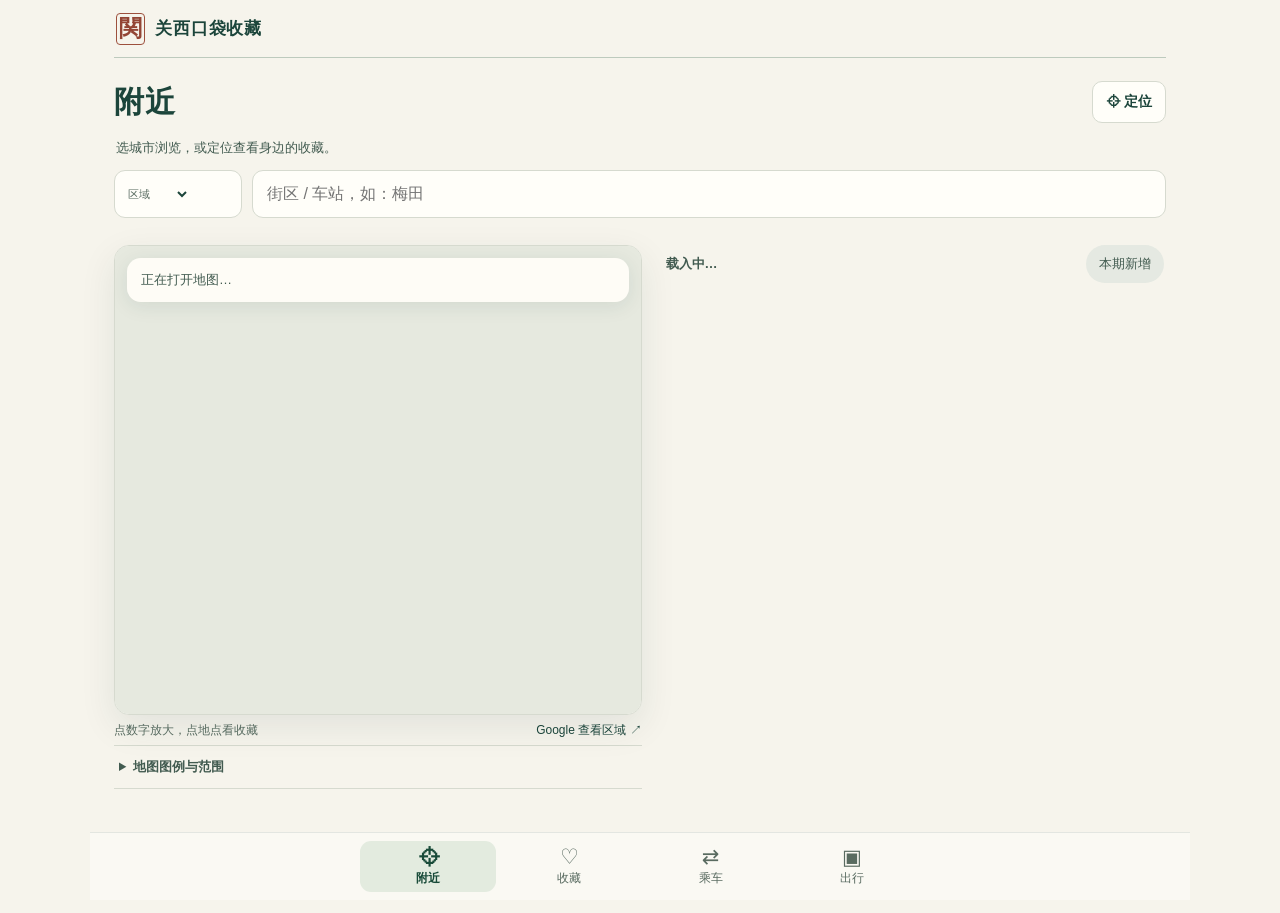
<file: weekly-2026-11-26.html>
<!doctype html>
<html lang="zh-CN">
<head>
  <meta charset="utf-8">
  <meta name="viewport" content="width=device-width, initial-scale=1">
  <meta http-equiv="refresh" content="0; url=./?v=weekly-20261126">
  <title>关西口袋收藏</title>
</head>
<body>
  <p>本期内容已合并到<a href="./?v=weekly-20261126">关西口袋收藏</a>。打开「收藏」后可查看「本期新增」。</p>
</body>
</html>
</file>
<file: app.css>
:root{--ink:#173b37;--ink-2:#47635f;--paper:#f5f2e9;--card:#fffdf8;--line:#dedfd7;--accent:#edb45a;--accent-2:#cf6e4e;--muted:#7c8984;--shadow:0 12px 36px rgba(23,59,55,.09);font-family:-apple-system,BlinkMacSystemFont,"PingFang SC","Noto Sans CJK SC",sans-serif;color:var(--ink);background:var(--paper)}
*{box-sizing:border-box}body{margin:0;background:linear-gradient(180deg,#e8efe9 0,#f5f2e9 220px);min-height:100vh}button,input,select,textarea{font:inherit;color:inherit}button,a,select{touch-action:manipulation}.app-shell{max-width:760px;margin:0 auto;min-height:100vh;padding-bottom:92px}.topbar{height:88px;padding:18px 20px 12px;display:flex;align-items:center;justify-content:space-between}.topbar h1{font-size:23px;margin:2px 0 0;letter-spacing:-.03em}.overline{font-size:10px;letter-spacing:.15em;color:#6f827d;font-weight:700}.icon-btn{width:42px;height:42px;border:0;border-radius:14px;background:var(--ink);color:white;font-size:25px}.view{display:none;padding:8px 16px 32px}.view.active{display:block}.section-head{display:flex;align-items:flex-end;justify-content:space-between;margin:10px 2px 14px}.section-head h2{font-size:34px;margin:0;letter-spacing:-.055em}.eyebrow{font-size:12px;color:var(--accent-2);font-weight:700;margin:0 0 3px}.locate-btn,.outline-btn{border:1px solid rgba(23,59,55,.22);border-radius:14px;background:rgba(255,255,255,.65);padding:10px 14px;font-weight:700}.status-line{font-size:13px;color:var(--ink-2);margin:0 2px 12px;line-height:1.55}.selector-row{display:grid;grid-template-columns:128px 1fr;gap:10px}.select-wrap,.search-wrap,.full-search{height:48px;border:1px solid var(--line);border-radius:16px;background:var(--card);display:flex;align-items:center;box-shadow:0 5px 20px rgba(23,59,55,.04)}.select-wrap span{font-size:11px;color:var(--muted);padding-left:13px}.select-wrap select{min-width:0;border:0;background:transparent;padding:0 10px;outline:0;font-weight:700}.search-wrap input,.full-search input{width:100%;height:100%;border:0;background:transparent;padding:0 14px;outline:0}.chips{display:flex;gap:8px;overflow:auto;padding:12px 1px 5px;scrollbar-width:none}.chips::-webkit-scrollbar{display:none}.chip{white-space:nowrap;border:0;border-radius:999px;padding:8px 13px;background:#e5e9e2;color:var(--ink-2);font-size:13px}.chip.active{background:var(--ink);color:white}.map-card{position:relative;margin:15px 0;border-radius:24px;min-height:230px;overflow:hidden;background:#d9e4dd;box-shadow:var(--shadow)}.map-grid{position:absolute;inset:0;background:linear-gradient(31deg,transparent 47%,rgba(255,255,255,.72) 48%,rgba(255,255,255,.72) 51%,transparent 52%),linear-gradient(112deg,transparent 44%,rgba(255,255,255,.6) 45%,rgba(255,255,255,.6) 48%,transparent 49%)}.map-grid:after{content:"";position:absolute;inset:0;background:radial-gradient(circle at 28% 34%,#edb45a 0 7px,white 8px 11px,transparent 12px),radial-gradient(circle at 72% 68%,#cf6e4e 0 7px,white 8px 11px,transparent 12px);opacity:.9}.map-copy{position:relative;margin:18px;padding:17px;border-radius:18px;background:rgba(255,253,248,.94);max-width:430px}.map-copy h3{margin:7px 0 6px;font-size:19px}.map-copy p{margin:0 0 13px;font-size:13px;line-height:1.55;color:var(--ink-2)}.map-badge{font-size:10px;letter-spacing:.13em;color:var(--accent-2);font-weight:800}.link-btn{display:inline-flex;color:white;background:var(--ink);border-radius:12px;padding:9px 12px;text-decoration:none;font-size:13px;font-weight:700}.list-meta{display:flex;justify-content:space-between;gap:10px;font-size:12px;color:var(--muted);margin:18px 2px 9px}.card-list{display:grid;gap:11px}.place-card{background:var(--card);border:1px solid rgba(23,59,55,.08);border-radius:20px;padding:15px;box-shadow:0 5px 18px rgba(23,59,55,.045)}.place-top{display:flex;justify-content:space-between;gap:12px}.place-card h3{font-size:17px;margin:0 0 3px;line-height:1.35}.place-sub{font-size:12px;color:var(--muted)}.place-note{font-size:13px;color:var(--ink-2);line-height:1.55;margin:10px 0 12px;display:-webkit-box;-webkit-line-clamp:2;-webkit-box-orient:vertical;overflow:hidden}.tag{font-size:11px;padding:5px 8px;border-radius:999px;background:#edf0ea;white-space:nowrap;align-self:flex-start}.tag.pending{background:#fff0de;color:#9b582f}.card-actions{display:flex;gap:8px}.card-actions button,.card-actions a{height:38px;border-radius:12px;border:0;padding:0 12px;display:inline-flex;align-items:center;justify-content:center;text-decoration:none;font-size:12px;font-weight:700}.detail-btn{background:#e8ece7}.map-btn{background:var(--ink);color:white}.state-buttons{margin-left:auto;display:flex;gap:6px}.state-btn{background:white!important;border:1px solid var(--line)!important;width:38px;padding:0!important;font-size:16px!important}.state-btn.active{background:#ffe6b9!important;border-color:#edb45a!important}.more-btn{width:100%;margin-top:14px;border:0;border-radius:16px;background:#e4e8e1;padding:13px;font-weight:700}.filter-grid{display:grid;grid-template-columns:repeat(3,1fr);gap:8px;margin:10px 0}.filter-grid select{min-width:0;border:1px solid var(--line);background:var(--card);border-radius:13px;padding:11px 8px}.intro{color:var(--ink-2);font-size:14px;line-height:1.6}.trip-form{display:grid;gap:14px}.trip-form label{display:grid;gap:6px}.trip-form label span{font-size:13px;font-weight:700}.trip-form textarea{resize:vertical;border:1px solid var(--line);background:var(--card);border-radius:16px;padding:13px;outline:0;line-height:1.55}.trip-form textarea:focus,.full-search:focus-within,.search-wrap:focus-within{border-color:#86a49d;box-shadow:0 0 0 3px rgba(87,132,121,.12)}.primary-btn{border:0;background:var(--ink);color:white;border-radius:16px;padding:14px;font-weight:800}.save-state{font-size:12px;color:var(--muted)}.privacy-card{margin-top:18px;background:#e8eee9;border-radius:18px;padding:15px;font-size:13px}.privacy-card p{margin:5px 0 0;line-height:1.55}.bottom-nav{position:fixed;z-index:20;left:50%;bottom:0;transform:translateX(-50%);width:min(760px,100%);height:calc(68px + env(safe-area-inset-bottom));padding:8px 16px calc(8px + env(safe-area-inset-bottom));display:grid;grid-template-columns:repeat(4,minmax(0,1fr));background:rgba(250,249,244,.95);backdrop-filter:blur(18px);border-top:1px solid rgba(23,59,55,.1)}.bottom-nav button{border:0;background:transparent;color:#71807b;display:flex;flex-direction:column;align-items:center;gap:2px;font-size:11px}.bottom-nav button span{font-size:21px;line-height:1.2}.bottom-nav button.active{color:var(--ink);font-weight:800}.detail-dialog{width:min(600px,calc(100% - 24px));border:0;border-radius:26px;padding:0;background:var(--card);box-shadow:0 24px 80px rgba(0,0,0,.28)}.detail-dialog::backdrop{background:rgba(9,31,28,.55);backdrop-filter:blur(4px)}.detail-inner{padding:23px}.detail-inner h2{margin:4px 0;font-size:27px;letter-spacing:-.04em}.detail-inner dl{display:grid;grid-template-columns:80px 1fr;gap:9px;margin:18px 0;font-size:13px}.detail-inner dt{color:var(--muted)}.detail-inner dd{margin:0;line-height:1.5}.detail-actions{display:grid;grid-template-columns:1fr 1fr;gap:8px}.detail-actions a,.detail-actions button{border:0;border-radius:14px;padding:12px;text-align:center;text-decoration:none;font-weight:700}.detail-actions a{background:var(--ink);color:white}.detail-actions button{background:#e8ece7}.backup-sheet{display:grid;gap:10px}.backup-sheet button{border:0;border-radius:14px;padding:13px;font-weight:700}.sr-only{position:absolute;width:1px;height:1px;padding:0;margin:-1px;overflow:hidden;clip:rect(0,0,0,0);white-space:nowrap;border:0}@media(min-width:680px){.card-list{grid-template-columns:1fr 1fr}.map-card{min-height:270px}.view{padding-left:24px;padding-right:24px}}@media(max-width:390px){.selector-row{grid-template-columns:112px 1fr}.filter-grid{grid-template-columns:1fr 1fr}.filter-grid select:last-child{grid-column:1/-1}.card-actions{flex-wrap:wrap}.state-buttons{margin-left:0}}

#weeklyNotes summary{cursor:pointer;display:flex;justify-content:space-between;gap:1rem}#weeklyNotes summary span{font-size:.8rem;color:#536b67}#weeklyNotes p{line-height:1.6}.weekly-notes{padding-left:1.2rem;line-height:1.6}.weekly-notes li{margin:.55rem 0}.weekly-notes li span{font-size:.75rem;color:#5a716d;margin-right:.25rem}.weekly-notes a{color:#145b54;overflow-wrap:anywhere}
/* TICKET_CARD_STYLES_START */
.ticket-summary{display:flex;align-items:center;justify-content:space-between;gap:12px;width:100%;min-height:39px;margin:0 0 12px;padding:9px 11px;border:1px solid #dce5d8;border-radius:11px;background:#f0f4eb;color:#45654d;text-align:left;font-size:11px;line-height:1.5;cursor:pointer}.ticket-summary-price{display:flex;align-items:baseline;gap:9px;min-width:0}.ticket-summary-price>span{color:#7c8c78;white-space:nowrap}.ticket-summary-price strong{font-weight:650;font-size:12px}.ticket-summary-status{display:flex;gap:9px;align-items:center;white-space:nowrap}.ticket-summary-status>span{font-size:19px;line-height:1;color:#829479}.ticket-summary.reserve{background:#f7f1e2;border-color:#e9dfc7;color:#92743b}.ticket-summary.blocked{background:#faeee7;border-color:#eed8cb;color:#9b583d}.ticket-summary.check{background:#f2f0e9;border-color:#e4dfd1;color:#827558}.ticket-summary:focus-visible,.ticket-buy-link:focus-visible{outline:3px solid #b2c49c;outline-offset:3px}.ticket-info{margin:20px 0 23px;padding:17px;border:1px solid #dbe3d6;border-radius:16px;background:#f2f5ed;outline:none}.ticket-info-head{display:flex;align-items:center;justify-content:space-between;gap:12px}.ticket-info-head h3{margin:0;font-size:15px}.ticket-info-head>span{font-size:10px;background:#e2e9d8;color:#5c7450;padding:3px 7px;border-radius:5px;white-space:nowrap}.ticket-detail-price{font-size:27px!important;font-weight:650;color:var(--ink)!important;margin:13px 0 4px!important;letter-spacing:-.6px}.ticket-detail-price small{display:block;font-size:10px;color:var(--muted);font-weight:400;letter-spacing:0;margin-top:2px}.ticket-info p,.ticket-info li{font-size:12px;color:var(--ink-2);line-height:1.9}.ticket-price-note{margin:8px 0 12px}.ticket-info h4{font-size:12px;margin:20px 0 8px}.ticket-info ol{padding-left:19px;margin:0}.ticket-info li{padding-left:2px;margin:0 0 9px}.ticket-action-note{padding:10px 12px;background:#e7ecde;border-radius:9px;font-size:12px;line-height:1.9}.ticket-info.blocked{background:#faf4ed;border-color:#ead4c5}.ticket-info.blocked .ticket-action-note{background:#f4e5d9;color:#91563b}.ticket-info.blocked .ticket-info-head>span{background:#f0dfd3;color:#965c40}.ticket-buy-link{display:block;padding:11px 12px;background:var(--ink);color:white!important;border-radius:10px;text-decoration:none;text-align:center;font-size:12px;font-weight:650;margin-top:18px}.ticket-source-links{display:flex;flex-wrap:wrap;gap:10px;margin-top:14px}.ticket-source-links a{font-size:11px;color:var(--ink-2);text-underline-offset:3px}.ticket-checked{font-size:10px!important;color:var(--muted)!important;margin:17px 0 0;padding-top:12px;border-top:1px solid #dce2d4}.detail-close-top{position:sticky;top:0;float:right;z-index:1;margin:-7px -7px 0 8px;width:32px;height:32px;border:1px solid var(--line);border-radius:50%;font-size:21px;color:var(--ink);background:var(--card);cursor:pointer}.detail-dialog{max-height:calc(100dvh - 28px);overflow:auto}.ticket-info a{overflow-wrap:anywhere}

/* TICKET_CARD_STYLES_END */

/* Pocket guide layout */
:root {
  --ink: #1c453b;
  --ink-2: #425b50;
  --paper: #f6f4ec;
  --card: #fffef9;
  --line: #d6dacf;
  --muted: #596c61;
}
body {background: var(--paper)}
.app-shell {max-width:1100px}
.topbar {
  height:58px; margin:0 16px; padding:0 2px;
  border-bottom:1px solid #bdcabd;
}
.brand {display:flex; align-items:center; gap:10px}
.brand-mark {
  display:grid; place-items:center; width:29px; height:32px;
  border:1px solid #9d503d; border-radius:4px;
  color:#934535; font:700 23px/1 "Songti SC","Noto Serif CJK SC",serif;
}
.topbar h1 {margin:0; font-size:17px; letter-spacing:.05em}
.section-head {align-items:center; margin:15px 0}
.section-head h2 {font:650 30px/1.2 "Songti SC","Noto Serif CJK SC",serif; letter-spacing:.02em}
.locate-btn,.outline-btn,.filter-toggle {min-height:42px; border:1px solid var(--line); border-radius:10px; background:var(--card); padding:7px 13px; font-size:14px; font-weight:600}
.full-search,.search-wrap,.select-wrap {border-radius:11px; box-shadow:none}
.full-search input,.search-wrap input,.filter-grid select,.trip-form textarea {font-size:16px}
.full-search {position:relative; padding-left:34px}
.full-search::before,.full-search::after {content:""; position:absolute; pointer-events:none}
.full-search::before {width:12px; height:12px; left:16px; top:14px; border:2px solid #66796c; border-radius:100%}
.full-search::after {left:29px; top:28px; width:7px; height:2px; background:#66796c; transform:rotate(45deg)}
.saved-tools {display:flex; align-items:center; justify-content:space-between; gap:6px; margin-top:10px}
.scope-switch {padding:3px; display:flex; background:#e8eae0; border-radius:12px}
.scope-switch button {background:transparent; color:var(--ink-2); border:0; border-radius:9px; padding:6px 12px; min-height:38px; font-size:14px}
.scope-switch button[aria-pressed=true],.filter-toggle[aria-expanded=true] {background:var(--ink); color:white}
.text-btn {color:var(--ink); padding:6px; border:0; background:none; font-size:13px; text-decoration:underline; text-underline-offset:3px}
.list-meta {align-items:center; min-height:28px; margin:12px 2px 5px}
#savedCount,#nearbyCount {color:var(--ink-2); font-weight:650; font-size:13px}
.source-archive,.map-settings {margin:12px 0; border-block:1px solid var(--line); padding:0 2px; font-size:13px; color:var(--ink-2)}
.source-archive>summary,.map-settings>summary {padding:12px 3px; cursor:pointer; font-weight:600}
.source-archive .privacy-card {margin:4px 0 10px}
.map-pane,.nearby-results,.place-top>div {min-width:0}
.map-pane #tripMap {height:clamp(210px,31svh,330px)}
.map-pane .map-card {border-radius:15px; margin-bottom:6px}
.map-settings {margin:3px 0 0}
.map-pane .map-caption {font-size:12px; margin:5px 0}
.map-pane .map-legend {margin-top:4px}
.chip {min-height:38px}
.place-card {
  display:flex; flex-direction:column; padding:15px 16px 10px;
  border:1px solid var(--line); border-radius:15px;
  box-shadow:0 2px 6px rgba(25,55,35,.035);
}
.place-card .place-title {padding:0; border:0; background:transparent; font:inherit; color:inherit; text-align:left; cursor:pointer}
.place-title::after {content:"›"; font:400 17px sans-serif; color:#748679; margin-left:5px}
.place-card h3 {font-size:19px; line-height:1.4}
.place-sub {line-height:1.5}
.place-card .tag {font-size:11px; color:#52665a; border-radius:5px; background:#eef1e9}
.place-card .tag.pending {color:#84512b; background:#faf0df}
.place-note {font-size:14px; line-height:1.55; margin:8px 0 10px}
.place-card .distance {margin:0 0 8px; font-size:12px}
.place-card .card-actions {margin-top:auto; padding-top:6px; border-top:1px solid #e6e8df; align-items:center; gap:6px}
.place-card .card-actions .map-btn,.place-card .card-actions .detail-btn {font-size:13px; min-height:42px; padding:0 9px; border-radius:8px}
.card-actions .map-btn {background:#e8eee5; color:var(--ink)}
.card-actions .detail-btn {background:transparent}
.card-actions .state-btn {min-width:40px; border-radius:9px}
.place-card .ticket-summary {min-height:44px; margin-bottom:8px; font-size:13px}
.ticket-summary-price strong {font-size:15px; font-variant-numeric:tabular-nums}
.ticket-summary-price>span {color:#52684f}
.ticket-summary.reserve {color:#735724}
.ticket-summary.blocked {color:#85462d}
.ticket-summary.check {color:#685a39}
.detail-inner {padding:21px}
.detail-inner h2 {margin:6px 0}
.route-action {display:inline-flex; gap:12px; align-items:center; padding:8px 12px; min-height:42px; border:1px solid #cdd8cb; border-radius:9px; background:#edf2e9; font-weight:600; font-size:14px; margin:12px 0 0}
.detail-close-top {width:40px; height:40px}
.ticket-info {padding:14px; margin:12px 0 18px}
.ticket-info h3 {font-size:18px}
.ticket-info h4,.ticket-info p,.ticket-info li,.ticket-info .ticket-action-note,.ticket-buy-link {font-size:14px; line-height:1.65}
.ticket-info .ticket-source-links a {font-size:13px; padding:4px 0}
.ticket-checked {font-size:12px!important}
.ticket-info-head>span {font-size:12px}
.bottom-nav {width:min(1100px,100%); gap:5px; padding-inline:max(12px,env(safe-area-inset-left))}
.bottom-nav button {justify-content:center; border-radius:11px; font-size:12px; color:#596b60}
.bottom-nav button.active {background:#e3ebdf; color:#194b39}
.bottom-nav button span {font-family:system-ui,sans-serif; line-height:1}
.trip-form,.journey {padding:16px; background:var(--card); border:1px solid var(--line); border-radius:16px}
.trip-form textarea {width:100%; background:#fafaf5; border-radius:10px}
.trip-form label span {font-size:14px}
.trip-form label,.journey label {min-width:0}
@media(min-width:720px){
  .topbar {margin-inline:24px}
  .saved-tools {justify-content:flex-start; gap:12px}
  .filter-grid {grid-template-columns:repeat(4,minmax(0,1fr))}
  #savedList {grid-template-columns:repeat(2,minmax(0,1fr))}
  .bottom-nav {padding-inline:max(12px,calc((min(1100px,100%) - 560px)/2))}
  #tripView,#transitView {max-width:760px; margin-inline:auto}
}
@media(min-width:900px){
  .nearby-layout {display:grid; grid-template-columns:minmax(0,1.05fr) minmax(0,1fr); gap:22px; align-items:start; margin-top:10px}
  .map-pane {position:sticky; top:12px}
  .map-pane .map-card,.nearby-results .list-meta {margin-top:0}
  .map-pane #tripMap {height:clamp(320px,52vh,580px)}
  #nearbyList {grid-template-columns:1fr}
  .card-list {gap:14px}
  #savedView .full-search {max-width:670px}
}
@media(max-width:350px){
  .scope-switch button {padding-inline:8px}
  .view {padding-inline:10px}
  .place-card {padding-inline:12px}
}
@media(prefers-reduced-motion:reduce){*,*::before,*::after {scroll-behavior:auto!important}}

.saved-meta .source-archive {margin:0 0 0 auto; border:0}
.saved-meta .source-archive>summary {padding:7px 2px; font-size:12px}
.saved-meta .source-archive[open] {width:100%}
.place-top h3,.detail-inner h2,.detail-inner dd {overflow-wrap:anywhere}

/* Station lookup and trip records */
.route-panel {display:grid;gap:12px}
.route-stop {display:grid;grid-template-columns:44px minmax(0,1fr);align-items:center;gap:6px;position:relative}
.route-stop>span {font-size:13px;color:var(--ink-2);font-weight:650}
.route-stop input,.trip-item textarea {width:100%;font:inherit;font-size:16px;color:var(--ink);border:1px solid var(--line);border-radius:10px;background:#fcfcf6;padding:12px}
.route-tools,.route-presets,.trip-controls {display:flex;flex-wrap:wrap;gap:8px}
.route-tools button,.route-presets button,.trip-item button:not(.primary-btn) {min-height:41px;padding:6px 12px;border:1px solid var(--line);background:var(--card);border-radius:9px;color:var(--ink);font:inherit;font-size:13px;cursor:pointer}
.route-tools button:disabled {color:#667469;background:#eeeFE9;cursor:default}
.route-go {display:block;padding:13px 10px;background:var(--ink);color:white;border-radius:11px;text-align:center;text-decoration:none;font-weight:650}
.route-go[aria-disabled=true] {color:#536257;background:#e4e8df}
.subhead {font-size:16px;margin:20px 0 8px}
.field-notes {margin:20px 0}
.field-notes details,#tripView .privacy-card {border-block-start:1px solid var(--line);padding:12px 2px;background:none;border-radius:0}
.field-notes summary,#tripView summary {cursor:pointer;font-size:15px;font-weight:650}
.field-notes p,.field-notes li,.field-notes .choice,.field-notes .help-phrase {font-size:14px;line-height:1.7}
.field-notes ol {padding-left:1.5em}
.field-notes li+li {margin-top:9px}
.field-notes a {color:var(--ink);overflow-wrap:anywhere}
.field-notes .help-phrase {background:#e8eee4;padding:12px;border-radius:10px}
.field-notes .help-phrase span {display:block}
.trip-wallet {display:grid;gap:12px}
.trip-item {border:1px solid var(--line);border-radius:15px;background:var(--card);padding:14px 16px}
.trip-item-head {display:flex;align-items:center;justify-content:space-between;gap:8px}
.trip-item h3 {font-size:17px;margin:0}
.trip-value {white-space:pre-wrap;overflow-wrap:anywhere;font-size:16px;line-height:1.65;margin:8px 0 12px;user-select:text}
.trip-value.empty {margin:4px 0;color:var(--muted);font-size:13px}
.trip-item form {margin-top:10px}
.trip-controls {margin-top:8px}
.trip-controls .primary-btn {padding:8px 20px;font-size:14px}
#tripSaveStatus {margin-top:10px}

/* Dining reservation guidance stays on the place card and in its details. */
.food-summary{display:flex;align-items:center;justify-content:space-between;gap:12px;width:100%;min-height:44px;margin:0 0 8px;padding:10px 11px;border:1px solid #dfd9ca;border-radius:11px;background:#f8f4e9;color:#71592e;text-align:left;font-size:13px;cursor:pointer}
.food-summary strong{font-size:14px}.food-summary.walkin,.food-summary.queue{background:#eff5ee;border-color:#d6e4d5;color:#45634b}.food-summary.check{background:#f3f2ef;border-color:#e3e1dc;color:#625e55}.food-summary.reserve,.food-summary.recommended{background:#fff0df;border-color:#eed0ad;color:#875025}
.food-info{margin:12px 0 18px;padding:14px;border:1px solid #dfd9ca;border-radius:14px;background:#fbf8f0}.food-info-head{display:flex;align-items:center;justify-content:space-between;gap:12px}.food-info-head h3{margin:0;font-size:18px}.food-info-head strong{font-size:13px;color:#735724;text-align:right}.food-info p{font-size:14px;line-height:1.65}.food-action a{display:inline-block;padding:9px 12px;border-radius:9px;background:#405f4b;color:#fff;font-weight:600;text-decoration:none}.food-source a{font-size:13px}.food-checked{font-size:12px!important;color:#686b64}
</file>
<file: map.css>
[hidden]{display:none!important}
.map-card{min-height:0;background:var(--card);border:1px solid var(--line)}
.map-copy{position:absolute;left:12px;right:12px;top:12px;margin:0;max-width:none;padding:12px 14px;border-radius:14px;background:#fffdf8f2;z-index:3;box-shadow:0 4px 20px #143f3b18}
.map-copy p{margin:0}
.map-copy .primary-btn{display:block;margin:12px 0}
#tripMap{height:360px;width:100%;background:#e6e9df}
.map-caption{display:flex;justify-content:space-between;gap:10px;flex-wrap:wrap;font-size:11px;color:var(--muted);margin:8px 2px 12px;line-height:1.6}
.map-caption a{color:var(--ink);text-underline-offset:3px}
.current-position{display:block;border-radius:50%;width:16px;height:16px;background:#287ee0;border:3px solid white;box-shadow:0 0 0 8px #287ee025}
.maplibregl-ctrl-attrib{font-size:9px!important}
.map-options{display:flex;justify-content:space-between;align-items:center;gap:8px;font-size:12px;margin-bottom:10px;flex-wrap:wrap}
.map-options label{display:flex;align-items:center;min-height:40px;gap:5px}
.map-options select{border:1px solid var(--line);padding:10px;border-radius:12px;background:var(--card);max-width:160px}
.distance{font-size:11px;color:var(--muted);margin:-2px 0 11px}
.place-card.is-selected{border:2px solid #bf7d2a;background:#fff9ed}
.place-card{scroll-margin-top:16px}
.card-actions{flex-wrap:wrap}
.card-actions a,.card-actions button{min-height:42px}
.state-buttons{margin-left:auto}
.list-meta{flex-wrap:wrap;line-height:1.6}
.filter-grid{grid-template-columns:repeat(2,minmax(0,1fr))}
.filter-grid select:last-child{grid-column:auto}
#dataSummary{max-width:100%;font-size:11px}
.detail-inner dd a{display:inline-block;margin:3px 7px 3px 0;color:#356f62;text-underline-offset:3px}
.detail-dialog{max-height:85dvh;overflow:auto}
.collection-overlay{position:absolute;left:0;top:0}
.map-point{position:absolute;transform:translate(-50%,-50%);border:2px solid white;background:var(--point-color,#143f3b);color:white;border-radius:50%;width:38px;height:38px;box-shadow:0 3px 8px #0005;cursor:pointer;font-weight:700}
.map-point.cluster{width:44px;height:44px;background:#b46d29}
.map-point.selected{outline:3px solid #f1b95f;box-shadow:0 3px 12px #0007}
.map-legend{display:flex;gap:8px 12px;flex-wrap:wrap;font-size:11px;color:var(--muted);margin:4px 2px 12px}
.map-legend span{display:inline-flex;align-items:center;gap:4px}
.map-legend i{display:inline-grid;place-items:center;width:20px;height:20px;border-radius:50%;background:var(--point-color);color:#fff;font-style:normal;font-size:10px}
.map-location{position:absolute;transform:translate(-50%,-50%);border-radius:50%;width:16px;height:16px;background:#287ee0;border:3px solid white;box-shadow:0 0 0 10px #287ee025;pointer-events:none}
.select-wrap span{white-space:nowrap}
button:focus-visible,a:focus-visible,select:focus-visible{outline:3px solid #d48a27;outline-offset:3px}
@media(max-width:390px){.state-buttons{margin-left:auto}.place-card h3{font-size:16px}.tag{font-size:10px;padding:5px 6px}}
</file>
<file: travel-guide.css>
/* Two pocket tools; the collection and map keep their existing styles. */
.travel-lead{margin:0 0 19px;color:var(--ink-2);font-size:14px;line-height:1.7}
.travel-eyebrow{font-size:11px;letter-spacing:.12em;color:#9c6246;margin:0 0 7px;font-weight:650}
.travel-heading{font:600 29px/1.35 "Songti SC","Noto Serif CJK SC",serif;letter-spacing:.02em;margin:0 0 8px}
.travel-panel{padding:18px;border:1px solid var(--line);border-radius:18px;background:var(--card)}
#transitView .section-head,#tripView .section-head{margin-top:19px}
#transitView .route-panel{padding:16px;border-radius:16px;background:var(--card);margin:0 0 19px;box-shadow:none;border:1px solid var(--line)}
#transitView .route-stop{grid-template-columns:22px minmax(0,1fr) auto;gap:8px}
#transitView .route-stop input{border:0;border-bottom:1px solid var(--line);border-radius:0;background:transparent;padding:11px 3px;font-size:16px}
#transitView .route-pick{min-height:44px;min-width:56px;padding:8px 10px;border:1px solid var(--line);border-radius:9px;background:#eef1e7;font-weight:600}
.route-picker-content{display:grid;gap:10px;padding:17px}
.route-picker-head{display:flex;align-items:center;justify-content:space-between;gap:8px}
.route-picker-head h2{margin:0;font-size:19px}
.route-picker-content>label{font-size:13px;color:var(--ink-2)}
.route-picker-content input{width:100%;min-height:44px;padding:8px;border:1px solid var(--line);border-radius:9px;background:var(--card);font-size:16px}
.route-picker-results{display:grid;max-height:42vh;overflow:auto}
.route-picker-results button{width:100%;min-height:46px;padding:8px 4px;border:0;border-top:1px solid var(--line);background:transparent;text-align:left}
#transitView .route-tools{justify-content:space-between;gap:6px}
#transitView .route-tools button{font-size:12px;padding:5px 9px;min-height:40px;background:#f4f5ed}
#transitView .route-go{min-height:46px;padding:12px;text-align:center;border-radius:11px;font-size:14px;text-decoration:none;background:var(--ink);color:white}
#transitView .route-go[aria-disabled=true]{pointer-events:none;background:#e7eae0;color:#69776c}
.route-context{font-size:12px;color:var(--ink-2);line-height:1.65;margin:0 0 2px}
.guide-tabs{display:grid;grid-template-columns:repeat(3,minmax(0,1fr));gap:6px;padding:5px;background:#e6eadf;border-radius:14px;margin-bottom:14px}
.guide-tabs button{border:0;background:transparent;padding:12px 3px;min-height:46px;border-radius:10px;font-size:14px;font-weight:600;color:var(--ink-2)}
.guide-tabs button[aria-selected=true]{background:var(--ink);color:white;box-shadow:0 2px 5px #173b3715}
.guide-panel h3{font-size:19px;margin:0 0 6px}.guide-panel>p{font-size:13px;line-height:1.7;color:var(--ink-2);margin:0 0 16px}
.ticket-methods{display:grid;gap:10px}.ticket-method{background:var(--card);border:1px solid var(--line);border-radius:15px;padding:16px}.ticket-method h4{font-size:16px;margin:0 0 8px}.ticket-method p,.ticket-method li{font-size:13px;line-height:1.75;color:var(--ink-2);margin:5px 0}.ticket-method ol{padding-left:21px;margin:8px 0}.ticket-method a,.guide-source a{font-size:12px;color:var(--ink);text-underline-offset:3px}.ticket-method .ticket-pill{display:inline-block;font-size:11px;border-radius:6px;background:#edf1e7;padding:4px 7px;margin-bottom:10px;color:#466744}.ticket-method .ticket-pill.extra{background:#f6e9d4;color:#815a26}
.guide-note{font-size:12px;line-height:1.75;background:#efece0;padding:12px 14px;border-radius:10px;margin-top:12px;color:var(--ink-2)}
.guide-source{font-size:11px;line-height:1.7;color:var(--muted);margin:12px 1px}
.station-board{margin:16px 0;background:#183b35;border:1px solid #30564b;border-radius:14px;padding:16px;color:#f9f6e9}.station-board p{font-size:11px;color:#bed0bb;margin:0 0 14px}.station-board-grid{display:grid;grid-template-columns:1.2fr 1fr 1.2fr .7fr;gap:7px}.station-board-grid div{display:grid;gap:8px;align-content:start}.station-board-grid small{font-size:10px;color:#c2d1be}.station-board-grid strong{font-size:15px;font-weight:600;word-break:keep-all}.station-board-grid span{font-size:11px;color:#e3e1ca}
.station-steps{display:grid;gap:11px;margin-top:15px}.station-step{display:grid;grid-template-columns:27px 1fr;gap:10px;align-items:start}.station-step>b{display:grid;place-items:center;width:25px;height:25px;border-radius:50%;background:#e5ebdd;font-size:12px}.station-step strong{font-size:14px}.station-step p{font-size:13px;line-height:1.7;margin:3px 0;color:var(--ink-2)}
.official-example{margin:14px 0;font-size:13px}.official-example img{display:block;width:100%;height:auto;border-radius:9px;background:#e8ece4}.official-example figcaption{margin-top:6px;font-size:12px;color:var(--ink-2);line-height:1.7}.official-example a{color:var(--ink);text-underline-offset:3px}
.board-checklist{padding-left:22px;font-size:14px;line-height:1.7}
.board-checklist li{margin:8px 0}
.phrase-card h4{font-size:16px;margin:0 0 6px}
.station-replies{display:grid;grid-template-columns:1fr 1fr;gap:8px;margin:12px 0}
.station-replies div{display:grid;gap:4px;padding:12px 6px;text-align:center;border:1px solid var(--line);border-radius:9px;background:#eef1e7}
.station-replies strong{font-size:18px}
.station-replies span{font-size:13px}
.phrase-card{border:1px solid var(--line);border-radius:15px;padding:16px;background:var(--card);margin:10px 0}.phrase-card>p{font-size:13px;color:var(--ink-2);margin:0 0 9px}.phrase-card .phrase-jp{font-size:20px;line-height:1.7;color:var(--ink);margin:0 0 13px}.phrase-card button{border:1px solid var(--line);padding:9px 14px;border-radius:9px;background:#edf1e6;min-height:42px;font-size:13px}.phrase-destination{padding:12px 15px;background:#e9eee2;border-radius:12px;margin-bottom:12px}.phrase-destination span{font-size:11px;color:var(--ink-2);display:block;margin-bottom:4px}.phrase-destination strong{font-size:17px;overflow-wrap:anywhere}.station-fullscreen{padding:23px;max-width:560px}.station-fullscreen .phrase-jp{font-size:29px;line-height:1.75;margin:22px 0}.station-fullscreen .phrase-place{font-size:24px;line-height:1.6;overflow-wrap:anywhere}.station-fullscreen button{width:100%;min-height:46px;border:0;border-radius:10px;background:var(--ink);color:white}
.wallet-grid{display:grid;gap:12px}.wallet-card{border:1px solid var(--line);border-radius:16px;background:var(--card);padding:17px;min-width:0}.wallet-card-top{display:flex;align-items:center;justify-content:space-between;gap:10px;min-height:28px}.wallet-kicker{font-size:11px;letter-spacing:.03em;color:#607a57}.wallet-edit{border:0;background:transparent;font-size:12px;color:var(--ink-2);min-height:34px;padding:6px 5px;text-decoration:underline;text-underline-offset:3px}.wallet-card h4{margin:9px 0 8px;font-size:20px;line-height:1.45;overflow-wrap:anywhere}.wallet-dates{font-size:13px;color:var(--ink-2);margin:0 0 11px}.wallet-address{font-size:14px;line-height:1.7;overflow-wrap:anywhere;user-select:text;margin:8px 0}.wallet-meta{font-size:12px;color:var(--muted);margin:10px 0;overflow-wrap:anywhere}.wallet-meta span{color:var(--ink);font-variant-numeric:tabular-nums;user-select:text}.wallet-note{font-size:13px;line-height:1.7;color:var(--ink-2);white-space:pre-wrap;overflow-wrap:anywhere}.wallet-actions{display:flex;gap:7px;flex-wrap:wrap;margin-top:14px}.wallet-action{display:inline-flex;align-items:center;justify-content:center;min-height:42px;padding:8px 12px;border:1px solid #d5ddce;border-radius:9px;background:#edf2e7;color:var(--ink);font:inherit;font-size:12px;text-decoration:none;text-align:center;cursor:pointer}.wallet-actions .wallet-action:first-child{background:var(--ink);color:#fff;border-color:var(--ink)}
.wallet-empty{display:flex;justify-content:space-between;align-items:center;gap:12px;padding:17px;border:1px dashed #c9d3c2;border-radius:15px;min-width:0}.wallet-empty strong{font-size:14px;font-weight:600}.wallet-empty p{font-size:12px;color:var(--ink-2);line-height:1.65;margin:6px 0 0}.wallet-empty>.wallet-action{flex-shrink:0;padding:8px 10px}
.wallet-shortcuts{display:flex;gap:6px;flex-wrap:wrap;padding:0 0 5px}.wallet-shortcuts button{background:transparent;border:0;border-bottom:1px solid #aaba9e;font-size:12px;color:var(--ink-2);padding:8px 11px;min-height:39px}
.wallet-section{margin-top:20px;scroll-margin-top:16px}.wallet-section-head{display:flex;align-items:center;justify-content:space-between;margin-bottom:12px;gap:8px}.wallet-section-head h3{font-size:18px;margin:0}.wallet-section-head button{font:inherit;font-size:12px;min-height:40px;background:transparent;border:1px solid var(--line);border-radius:9px;padding:7px 12px}.wallet-section-head h3 span{font-size:12px;color:var(--muted);font-weight:400;margin-left:7px}
.flight-leg{display:grid;grid-template-columns:minmax(0,1fr) 30px minmax(0,1fr);gap:5px;align-items:center;margin:15px 0 8px}.flight-leg>div:last-child{text-align:right}.flight-leg strong{font-size:29px;letter-spacing:-.04em;font-weight:600;font-variant-numeric:tabular-nums}.flight-leg p{font-size:13px;margin:7px 0;line-height:1.5;overflow-wrap:anywhere}.flight-leg small{font-size:11px;color:var(--muted);display:block;line-height:1.6}.flight-arrow{font-size:23px;text-align:center;color:#71866a}
.wallet-task{display:flex;align-items:center;gap:6px;border-bottom:1px solid var(--line);padding:5px 0}.wallet-task label{display:flex;align-items:center;gap:10px;flex:1;min-height:44px;font-size:14px;line-height:1.55}.wallet-task input{height:19px;width:19px;accent-color:var(--ink);flex-shrink:0}.wallet-task input:checked+span{text-decoration:line-through;color:var(--muted)}.wallet-task button{width:40px;min-height:40px;border:0;background:transparent;font-size:21px;color:var(--muted)}.wallet-task-form{display:flex;gap:8px;margin-top:13px}.wallet-task-form input{min-width:0;width:100%;font:inherit;font-size:15px;padding:11px;border:1px solid var(--line);border-radius:10px;background:var(--card)}.wallet-task-form button{border:0;border-radius:10px;background:var(--ink);color:white;padding:9px 15px;min-height:44px;white-space:nowrap;font-size:13px}.wallet-muted{font-size:13px;line-height:1.7;color:var(--ink-2)}
.wallet-editor{width:min(550px,calc(100% - 22px));max-height:calc(100dvh - 30px);padding:22px;border:0;border-radius:20px;background:var(--card);color:var(--ink);overflow:auto}.wallet-editor::backdrop{background:#173b3777;backdrop-filter:blur(4px)}.wallet-editor h3{font-size:21px;margin:0}.wallet-editor-head{display:flex;align-items:center;justify-content:space-between;gap:10px;margin-bottom:19px}.wallet-editor-head button{width:40px;height:40px;font-size:24px;border:1px solid var(--line);border-radius:50%;background:var(--paper)}.wallet-field{display:grid;gap:6px;margin-bottom:15px;min-width:0}.wallet-field>span{font-size:13px;font-weight:600}.wallet-field small{font-size:10px;color:var(--muted);font-weight:400}.wallet-field input,.wallet-field textarea,.wallet-field select{font:inherit;font-size:16px;min-width:0;width:100%;padding:11px;border:1px solid var(--line);border-radius:10px;background:var(--card);color:var(--ink)}.wallet-field textarea{resize:vertical;line-height:1.65}.wallet-form-pair{display:grid;grid-template-columns:minmax(0,1fr) minmax(0,1fr);gap:10px}.wallet-editor-error{font-size:13px;color:#a04430;line-height:1.6}.wallet-editor-actions{display:flex;gap:8px;justify-content:flex-end;position:sticky;bottom:-22px;padding:15px 0 6px;background:var(--card)}.wallet-editor-actions button{font:inherit;font-size:14px;min-height:44px;border:1px solid var(--line);border-radius:10px;padding:9px 20px;background:var(--paper)}.wallet-editor-actions button[type=submit]{background:var(--ink);color:white;border-color:var(--ink)}.wallet-editor-actions #journeyDelete{margin-right:auto;padding:9px 10px;color:#964c35;background:transparent;border:0}
.legacy-record{padding:10px 0;border-bottom:1px solid var(--line)}.legacy-record h4{font-size:14px;margin:0}.legacy-record p{font-size:13px;line-height:1.7;white-space:pre-wrap;overflow-wrap:anywhere;margin:4px 0 10px}.wallet-storage-note{font-size:11px;line-height:1.8;color:var(--muted);margin-top:22px}.wallet-storage-note summary{cursor:pointer;min-height:35px}.travel-guide-layout{display:grid;gap:17px}
#transitView button:focus-visible,#tripView button:focus-visible,.wallet-editor button:focus-visible,.guide-tabs button:focus-visible{outline:3px solid #a0b595;outline-offset:3px}
[hidden]{display:none!important}
@media(min-width:680px){.travel-guide-layout{grid-template-columns:minmax(245px,.85fr) minmax(0,1.3fr);align-items:start}.travel-guide-layout>.route-panel{position:sticky;top:18px}.wallet-grid{grid-template-columns:repeat(2,minmax(0,1fr))}.ticket-methods{grid-template-columns:1fr}.wallet-task-form{max-width:520px}}
@media(max-width:360px){.wallet-card{padding:14px}.wallet-empty{padding:13px;gap:8px}.wallet-empty>.wallet-action{font-size:11px;padding:6px 8px}.station-board{padding:12px}.station-board-grid{gap:4px}.station-board-grid strong{font-size:13px}.flight-leg strong{font-size:26px}}

.wallet-action.wallet-guide {background:var(--ink);color:#fff;min-height:44px}
.suntory-dialog {width:min(640px,calc(100% - 18px));padding:0;overscroll-behavior:contain}
.suntory-header {position:sticky;top:0;z-index:1;display:flex;align-items:center;justify-content:space-between;gap:10px;padding:12px 16px;background:var(--card);border-bottom:1px solid var(--line)}
.suntory-header h2 {margin:0;font-size:19px}
.suntory-header button,.suntory-photo-dialog button {min-height:44px}
#suntoryContent {padding:14px 16px 22px;font-size:14px;line-height:1.55}
#suntoryContent section {margin:0 0 18px;scroll-margin-top:82px}
#suntoryContent h3 {font-size:17px;margin:0 0 8px}
#suntoryContent p {margin:6px 0}
.suntory-summary,.suntory-fallback {padding:14px;border-radius:15px;background:#edf1e7}
.suntory-fallback {background:#fbf1dd}
#suntoryContent .suntory-summary h3 {font-size:22px;font-variant-numeric:tabular-nums}
.suntory-summary h3 span {white-space:nowrap}
.suntory-kicker,.suntory-small {font-size:12px;color:var(--ink-2)}
.suntory-offline {padding:8px 0 14px;font-size:12px;color:var(--ink-2)}
.suntory-steps {list-style:none;margin:0;padding:0;border-top:1px solid var(--line)}
.suntory-steps li {display:grid;grid-template-columns:76px minmax(0,1fr);gap:8px;padding:11px 0;border-bottom:1px solid var(--line)}
.suntory-steps h4 {margin:0;font-size:14px}
#suntoryContent .suntory-steps p {font-size:13px;margin:4px 0 0;color:var(--ink-2)}
.suntory-time {font-variant-numeric:tabular-nums;overflow-wrap:anywhere}
.suntory-time small {display:block;color:var(--ink-2);font-size:11px}
.suntory-actions {display:flex;flex-wrap:wrap;gap:6px;margin-top:9px}
.suntory-actions a,.suntory-actions button {display:inline-flex;align-items:center;min-height:44px;padding:6px 10px;border:1px solid #ccd8ca;border-radius:10px;background:var(--card);color:var(--ink);font-size:13px;font-weight:600;text-decoration:none;text-align:left}
.suntory-header button:focus-visible,.suntory-actions a:focus-visible,.suntory-details summary:focus-visible {outline:2px solid var(--ink);outline-offset:2px}
.suntory-decisions {margin:8px 0}
.suntory-decisions dt {font-weight:700;margin-top:9px}
.suntory-decisions dd {margin:0;color:var(--ink-2)}
.suntory-details {border-top:1px solid var(--line);padding-bottom:7px;scroll-margin-top:82px}
.suntory-details summary {cursor:pointer;font-weight:700;padding:12px 0;min-height:44px}
.suntory-tables,.suntory-photos {display:grid;grid-template-columns:repeat(2,minmax(0,1fr));gap:10px;margin:10px 0}
.suntory-table {border-collapse:collapse;font-variant-numeric:tabular-nums;font-size:13px}
.suntory-table th,.suntory-table td {padding:5px 2px;border-bottom:1px solid var(--line);text-align:center}
.suntory-photo {min-width:0;margin:0}
.suntory-photo button {display:block;width:100%;padding:0;border:0;border-radius:9px;overflow:hidden;background:#e5ebe1;cursor:zoom-in}
.suntory-photo img {display:block;width:100%;height:auto;aspect-ratio:4/3;object-fit:cover}
.suntory-photo figcaption {font-size:12px;color:var(--ink-2);margin:5px 0}
.suntory-photo-dialog {width:min(980px,calc(100% - 18px));padding:10px;overscroll-behavior:contain}
.suntory-photo-dialog form {text-align:right;margin-bottom:8px}
.suntory-photo-dialog img {display:block;width:100%;height:auto;border-radius:7px}
.suntory-photo-dialog p {margin:8px 0 0;font-size:13px}

.itinerary-days {align-items:start;gap:8px}
.wallet-card.itinerary-day {padding:0}
.itinerary-day summary {min-height:44px;padding:11px 14px;line-height:22px;font-size:14px;font-weight:650;cursor:pointer;border-radius:inherit}
.itinerary-day summary:focus-visible {outline:2px solid var(--ink);outline-offset:2px}
.itinerary-day summary::marker {color:var(--ink-2)}
.itinerary-day time {white-space:nowrap}
.itinerary-day > ul {margin:0 14px;padding:8px 0 12px 18px;border-top:1px solid var(--line);font-size:14px;line-height:1.65;color:var(--ink-2)}
.itinerary-day li + li {margin-top:5px}
.itinerary-notes {grid-column:1/-1}
.itinerary-status {display:inline-block;padding:0 6px;border-radius:5px;background:#e2e9d8;color:var(--ink);font-size:12px;white-space:nowrap}
.itinerary-status.reserved {background:#e4edf0;color:#24566a}
.itinerary-status.pending {background:#f7f1e2;color:#765322}

.toyo-guide {margin:0 12px 12px;border:1px solid var(--line);border-radius:12px;background:var(--paper)}
.toyo-guide summary > span {margin-left:4px}
.toyo-guide-content {padding:0 12px 12px;color:var(--ink-2);font-size:14px;line-height:1.65}
.toyo-guide-content section {padding-top:12px;border-top:1px solid var(--line);margin-bottom:12px}
.toyo-guide-content section:last-child {margin-bottom:0}
.toyo-guide-content h4 {margin:0 0 6px;color:var(--ink);font-size:15px}
.toyo-guide-content p {margin:6px 0}
.toyo-guide-content ul,.toyo-guide-content ol {margin:6px 0 0;padding-left:20px}
.toyo-guide-content a:not(.wallet-action) {color:var(--ink);text-underline-offset:3px}
.toyo-phrases {margin:0}
.toyo-phrases > div {padding:8px 0;border-bottom:1px solid var(--line)}
.toyo-phrases > div:last-child {border-bottom:0}
.toyo-phrases dt {color:var(--ink);font-weight:600}
.toyo-phrases dd {display:flex;align-items:center;justify-content:space-between;gap:8px;margin:3px 0 0}
.toyo-phrases [lang=ja] {min-width:0;overflow-wrap:anywhere;user-select:text}
.toyo-phrases button {flex-shrink:0;min-height:44px}
</file>
<file: maplibre-gl.css>
.maplibregl-map{font:12px/20px Helvetica Neue,Arial,Helvetica,sans-serif;overflow:hidden;position:relative;-webkit-tap-highlight-color:rgb(0 0 0/0)}.maplibregl-canvas{left:0;position:absolute;top:0}.maplibregl-map:fullscreen{height:100%;width:100%}.maplibregl-ctrl-group button.maplibregl-ctrl-compass{touch-action:none}.maplibregl-canvas-container.maplibregl-interactive,.maplibregl-ctrl-group button.maplibregl-ctrl-compass{cursor:grab;-webkit-user-select:none;-moz-user-select:none;user-select:none}.maplibregl-canvas-container.maplibregl-interactive.maplibregl-track-pointer{cursor:pointer}.maplibregl-canvas-container.maplibregl-interactive:active,.maplibregl-ctrl-group button.maplibregl-ctrl-compass:active{cursor:grabbing}.maplibregl-canvas-container.maplibregl-touch-zoom-rotate,.maplibregl-canvas-container.maplibregl-touch-zoom-rotate .maplibregl-canvas{touch-action:pan-x pan-y}.maplibregl-canvas-container.maplibregl-touch-drag-pan,.maplibregl-canvas-container.maplibregl-touch-drag-pan .maplibregl-canvas{touch-action:pinch-zoom}.maplibregl-canvas-container.maplibregl-touch-zoom-rotate.maplibregl-touch-drag-pan,.maplibregl-canvas-container.maplibregl-touch-zoom-rotate.maplibregl-touch-drag-pan .maplibregl-canvas{touch-action:none}.maplibregl-canvas-container.maplibregl-touch-drag-pan.maplibregl-cooperative-gestures,.maplibregl-canvas-container.maplibregl-touch-drag-pan.maplibregl-cooperative-gestures .maplibregl-canvas{touch-action:pan-x pan-y}.maplibregl-ctrl-bottom-left,.maplibregl-ctrl-bottom-right,.maplibregl-ctrl-top-left,.maplibregl-ctrl-top-right{pointer-events:none;position:absolute;z-index:2}.maplibregl-ctrl-top-left{left:0;top:0}.maplibregl-ctrl-top-right{right:0;top:0}.maplibregl-ctrl-bottom-left{bottom:0;left:0}.maplibregl-ctrl-bottom-right{bottom:0;right:0}.maplibregl-ctrl{clear:both;pointer-events:auto;transform:translate(0)}.maplibregl-ctrl-top-left .maplibregl-ctrl{float:left;margin:10px 0 0 10px}.maplibregl-ctrl-top-right .maplibregl-ctrl{float:right;margin:10px 10px 0 0}.maplibregl-ctrl-bottom-left .maplibregl-ctrl{float:left;margin:0 0 10px 10px}.maplibregl-ctrl-bottom-right .maplibregl-ctrl{float:right;margin:0 10px 10px 0}.maplibregl-ctrl-group{background:#fff;border-radius:4px}.maplibregl-ctrl-group:not(:empty){box-shadow:0 0 0 2px rgba(0,0,0,.1)}@media (forced-colors:active){.maplibregl-ctrl-group:not(:empty){box-shadow:0 0 0 2px ButtonText}}.maplibregl-ctrl-group button{background-color:transparent;border:0;box-sizing:border-box;cursor:pointer;display:block;height:29px;outline:none;padding:0;width:29px}.maplibregl-ctrl-group button+button{border-top:1px solid #ddd}.maplibregl-ctrl button .maplibregl-ctrl-icon{background-position:50%;background-repeat:no-repeat;display:block;height:100%;width:100%}@media (forced-colors:active){.maplibregl-ctrl-icon{background-color:transparent}.maplibregl-ctrl-group button+button{border-top:1px solid ButtonText}}.maplibregl-ctrl button::-moz-focus-inner{border:0;padding:0}.maplibregl-ctrl-attrib-button:focus,.maplibregl-ctrl-group button:focus{box-shadow:0 0 2px 2px #0096ff}.maplibregl-ctrl button:disabled{cursor:not-allowed}.maplibregl-ctrl button:disabled .maplibregl-ctrl-icon{opacity:.25}@media (hover:hover){.maplibregl-ctrl button:not(:disabled):hover{background-color:rgb(0 0 0/5%)}}.maplibregl-ctrl button:not(:disabled):active{background-color:rgb(0 0 0/5%)}.maplibregl-ctrl-group button:focus:focus-visible{box-shadow:0 0 2px 2px #0096ff}.maplibregl-ctrl-group button:focus:not(:focus-visible){box-shadow:none}.maplibregl-ctrl-group button:focus:first-child{border-radius:4px 4px 0 0}.maplibregl-ctrl-group button:focus:last-child{border-radius:0 0 4px 4px}.maplibregl-ctrl-group button:focus:only-child{border-radius:inherit}.maplibregl-ctrl button.maplibregl-ctrl-zoom-out .maplibregl-ctrl-icon{background-image:url("data:image/svg+xml;charset=utf-8,%3Csvg xmlns='http://www.w3.org/2000/svg' width='29' height='29' fill='%23333' viewBox='0 0 29 29'%3E%3Cpath d='M10 13c-.75 0-1.5.75-1.5 1.5S9.25 16 10 16h9c.75 0 1.5-.75 1.5-1.5S19.75 13 19 13z'/%3E%3C/svg%3E")}.maplibregl-ctrl button.maplibregl-ctrl-zoom-in .maplibregl-ctrl-icon{background-image:url("data:image/svg+xml;charset=utf-8,%3Csvg xmlns='http://www.w3.org/2000/svg' width='29' height='29' fill='%23333' viewBox='0 0 29 29'%3E%3Cpath d='M14.5 8.5c-.75 0-1.5.75-1.5 1.5v3h-3c-.75 0-1.5.75-1.5 1.5S9.25 16 10 16h3v3c0 .75.75 1.5 1.5 1.5S16 19.75 16 19v-3h3c.75 0 1.5-.75 1.5-1.5S19.75 13 19 13h-3v-3c0-.75-.75-1.5-1.5-1.5'/%3E%3C/svg%3E")}@media (forced-colors:active){.maplibregl-ctrl button.maplibregl-ctrl-zoom-out .maplibregl-ctrl-icon{background-image:url("data:image/svg+xml;charset=utf-8,%3Csvg xmlns='http://www.w3.org/2000/svg' width='29' height='29' fill='%23fff' viewBox='0 0 29 29'%3E%3Cpath d='M10 13c-.75 0-1.5.75-1.5 1.5S9.25 16 10 16h9c.75 0 1.5-.75 1.5-1.5S19.75 13 19 13z'/%3E%3C/svg%3E")}.maplibregl-ctrl button.maplibregl-ctrl-zoom-in .maplibregl-ctrl-icon{background-image:url("data:image/svg+xml;charset=utf-8,%3Csvg xmlns='http://www.w3.org/2000/svg' width='29' height='29' fill='%23fff' viewBox='0 0 29 29'%3E%3Cpath d='M14.5 8.5c-.75 0-1.5.75-1.5 1.5v3h-3c-.75 0-1.5.75-1.5 1.5S9.25 16 10 16h3v3c0 .75.75 1.5 1.5 1.5S16 19.75 16 19v-3h3c.75 0 1.5-.75 1.5-1.5S19.75 13 19 13h-3v-3c0-.75-.75-1.5-1.5-1.5'/%3E%3C/svg%3E")}}@media (forced-colors:active) and (prefers-color-scheme:light){.maplibregl-ctrl button.maplibregl-ctrl-zoom-out .maplibregl-ctrl-icon{background-image:url("data:image/svg+xml;charset=utf-8,%3Csvg xmlns='http://www.w3.org/2000/svg' width='29' height='29' viewBox='0 0 29 29'%3E%3Cpath d='M10 13c-.75 0-1.5.75-1.5 1.5S9.25 16 10 16h9c.75 0 1.5-.75 1.5-1.5S19.75 13 19 13z'/%3E%3C/svg%3E")}.maplibregl-ctrl button.maplibregl-ctrl-zoom-in .maplibregl-ctrl-icon{background-image:url("data:image/svg+xml;charset=utf-8,%3Csvg xmlns='http://www.w3.org/2000/svg' width='29' height='29' viewBox='0 0 29 29'%3E%3Cpath d='M14.5 8.5c-.75 0-1.5.75-1.5 1.5v3h-3c-.75 0-1.5.75-1.5 1.5S9.25 16 10 16h3v3c0 .75.75 1.5 1.5 1.5S16 19.75 16 19v-3h3c.75 0 1.5-.75 1.5-1.5S19.75 13 19 13h-3v-3c0-.75-.75-1.5-1.5-1.5'/%3E%3C/svg%3E")}}.maplibregl-ctrl button.maplibregl-ctrl-fullscreen .maplibregl-ctrl-icon{background-image:url("data:image/svg+xml;charset=utf-8,%3Csvg xmlns='http://www.w3.org/2000/svg' width='29' height='29' fill='%23333' viewBox='0 0 29 29'%3E%3Cpath d='M24 16v5.5c0 1.75-.75 2.5-2.5 2.5H16v-1l3-1.5-4-5.5 1-1 5.5 4 1.5-3zM6 16l1.5 3 5.5-4 1 1-4 5.5 3 1.5v1H7.5C5.75 24 5 23.25 5 21.5V16zm7-11v1l-3 1.5 4 5.5-1 1-5.5-4L6 13H5V7.5C5 5.75 5.75 5 7.5 5zm11 2.5c0-1.75-.75-2.5-2.5-2.5H16v1l3 1.5-4 5.5 1 1 5.5-4 1.5 3h1z'/%3E%3C/svg%3E")}.maplibregl-ctrl button.maplibregl-ctrl-shrink .maplibregl-ctrl-icon{background-image:url("data:image/svg+xml;charset=utf-8,%3Csvg xmlns='http://www.w3.org/2000/svg' width='29' height='29' viewBox='0 0 29 29'%3E%3Cpath d='M18.5 16c-1.75 0-2.5.75-2.5 2.5V24h1l1.5-3 5.5 4 1-1-4-5.5 3-1.5v-1zM13 18.5c0-1.75-.75-2.5-2.5-2.5H5v1l3 1.5L4 24l1 1 5.5-4 1.5 3h1zm3-8c0 1.75.75 2.5 2.5 2.5H24v-1l-3-1.5L25 5l-1-1-5.5 4L17 5h-1zM10.5 13c1.75 0 2.5-.75 2.5-2.5V5h-1l-1.5 3L5 4 4 5l4 5.5L5 12v1z'/%3E%3C/svg%3E")}@media (forced-colors:active){.maplibregl-ctrl button.maplibregl-ctrl-fullscreen .maplibregl-ctrl-icon{background-image:url("data:image/svg+xml;charset=utf-8,%3Csvg xmlns='http://www.w3.org/2000/svg' width='29' height='29' fill='%23fff' viewBox='0 0 29 29'%3E%3Cpath d='M24 16v5.5c0 1.75-.75 2.5-2.5 2.5H16v-1l3-1.5-4-5.5 1-1 5.5 4 1.5-3zM6 16l1.5 3 5.5-4 1 1-4 5.5 3 1.5v1H7.5C5.75 24 5 23.25 5 21.5V16zm7-11v1l-3 1.5 4 5.5-1 1-5.5-4L6 13H5V7.5C5 5.75 5.75 5 7.5 5zm11 2.5c0-1.75-.75-2.5-2.5-2.5H16v1l3 1.5-4 5.5 1 1 5.5-4 1.5 3h1z'/%3E%3C/svg%3E")}.maplibregl-ctrl button.maplibregl-ctrl-shrink .maplibregl-ctrl-icon{background-image:url("data:image/svg+xml;charset=utf-8,%3Csvg xmlns='http://www.w3.org/2000/svg' width='29' height='29' fill='%23fff' viewBox='0 0 29 29'%3E%3Cpath d='M18.5 16c-1.75 0-2.5.75-2.5 2.5V24h1l1.5-3 5.5 4 1-1-4-5.5 3-1.5v-1zM13 18.5c0-1.75-.75-2.5-2.5-2.5H5v1l3 1.5L4 24l1 1 5.5-4 1.5 3h1zm3-8c0 1.75.75 2.5 2.5 2.5H24v-1l-3-1.5L25 5l-1-1-5.5 4L17 5h-1zM10.5 13c1.75 0 2.5-.75 2.5-2.5V5h-1l-1.5 3L5 4 4 5l4 5.5L5 12v1z'/%3E%3C/svg%3E")}}@media (forced-colors:active) and (prefers-color-scheme:light){.maplibregl-ctrl button.maplibregl-ctrl-fullscreen .maplibregl-ctrl-icon{background-image:url("data:image/svg+xml;charset=utf-8,%3Csvg xmlns='http://www.w3.org/2000/svg' width='29' height='29' viewBox='0 0 29 29'%3E%3Cpath d='M24 16v5.5c0 1.75-.75 2.5-2.5 2.5H16v-1l3-1.5-4-5.5 1-1 5.5 4 1.5-3zM6 16l1.5 3 5.5-4 1 1-4 5.5 3 1.5v1H7.5C5.75 24 5 23.25 5 21.5V16zm7-11v1l-3 1.5 4 5.5-1 1-5.5-4L6 13H5V7.5C5 5.75 5.75 5 7.5 5zm11 2.5c0-1.75-.75-2.5-2.5-2.5H16v1l3 1.5-4 5.5 1 1 5.5-4 1.5 3h1z'/%3E%3C/svg%3E")}.maplibregl-ctrl button.maplibregl-ctrl-shrink .maplibregl-ctrl-icon{background-image:url("data:image/svg+xml;charset=utf-8,%3Csvg xmlns='http://www.w3.org/2000/svg' width='29' height='29' viewBox='0 0 29 29'%3E%3Cpath d='M18.5 16c-1.75 0-2.5.75-2.5 2.5V24h1l1.5-3 5.5 4 1-1-4-5.5 3-1.5v-1zM13 18.5c0-1.75-.75-2.5-2.5-2.5H5v1l3 1.5L4 24l1 1 5.5-4 1.5 3h1zm3-8c0 1.75.75 2.5 2.5 2.5H24v-1l-3-1.5L25 5l-1-1-5.5 4L17 5h-1zM10.5 13c1.75 0 2.5-.75 2.5-2.5V5h-1l-1.5 3L5 4 4 5l4 5.5L5 12v1z'/%3E%3C/svg%3E")}}.maplibregl-ctrl button.maplibregl-ctrl-compass .maplibregl-ctrl-icon{background-image:url("data:image/svg+xml;charset=utf-8,%3Csvg xmlns='http://www.w3.org/2000/svg' width='29' height='29' fill='%23333' viewBox='0 0 29 29'%3E%3Cpath d='m10.5 14 4-8 4 8z'/%3E%3Cpath fill='%23ccc' d='m10.5 16 4 8 4-8z'/%3E%3C/svg%3E")}@media (forced-colors:active){.maplibregl-ctrl button.maplibregl-ctrl-compass .maplibregl-ctrl-icon{background-image:url("data:image/svg+xml;charset=utf-8,%3Csvg xmlns='http://www.w3.org/2000/svg' width='29' height='29' fill='%23fff' viewBox='0 0 29 29'%3E%3Cpath d='m10.5 14 4-8 4 8z'/%3E%3Cpath fill='%23ccc' d='m10.5 16 4 8 4-8z'/%3E%3C/svg%3E")}}@media (forced-colors:active) and (prefers-color-scheme:light){.maplibregl-ctrl button.maplibregl-ctrl-compass .maplibregl-ctrl-icon{background-image:url("data:image/svg+xml;charset=utf-8,%3Csvg xmlns='http://www.w3.org/2000/svg' width='29' height='29' viewBox='0 0 29 29'%3E%3Cpath d='m10.5 14 4-8 4 8z'/%3E%3Cpath fill='%23ccc' d='m10.5 16 4 8 4-8z'/%3E%3C/svg%3E")}}.maplibregl-ctrl button.maplibregl-ctrl-globe .maplibregl-ctrl-icon{background-image:url("data:image/svg+xml;charset=utf-8,%3Csvg xmlns='http://www.w3.org/2000/svg' width='22' height='22' fill='none' stroke='%23333' viewBox='0 0 22 22'%3E%3Ccircle cx='11' cy='11' r='8.5'/%3E%3Cpath d='M17.5 11c0 4.819-3.02 8.5-6.5 8.5S4.5 15.819 4.5 11 7.52 2.5 11 2.5s6.5 3.681 6.5 8.5Z'/%3E%3Cpath d='M13.5 11c0 2.447-.331 4.64-.853 6.206-.262.785-.562 1.384-.872 1.777-.314.399-.58.517-.775.517s-.461-.118-.775-.517c-.31-.393-.61-.992-.872-1.777C8.831 15.64 8.5 13.446 8.5 11s.331-4.64.853-6.206c.262-.785.562-1.384.872-1.777.314-.399.58-.517.775-.517s.461.118.775.517c.31.393.61.992.872 1.777.522 1.565.853 3.76.853 6.206Z'/%3E%3Cpath d='M11 7.5c-1.909 0-3.622-.166-4.845-.428-.616-.132-1.08-.283-1.379-.434a1.3 1.3 0 0 1-.224-.138q.07-.058.224-.138c.299-.151.763-.302 1.379-.434C7.378 5.666 9.091 5.5 11 5.5s3.622.166 4.845.428c.616.132 1.08.283 1.379.434.105.053.177.1.224.138q-.07.058-.224.138c-.299.151-.763.302-1.379.434-1.223.262-2.936.428-4.845.428ZM4.486 6.436ZM11 16.5c-1.909 0-3.622-.166-4.845-.428-.616-.132-1.08-.283-1.379-.434a1.3 1.3 0 0 1-.224-.138 1.3 1.3 0 0 1 .224-.138c.299-.151.763-.302 1.379-.434C7.378 14.666 9.091 14.5 11 14.5s3.622.166 4.845.428c.616.132 1.08.283 1.379.434.105.053.177.1.224.138a1.3 1.3 0 0 1-.224.138c-.299.151-.763.302-1.379.434-1.223.262-2.936.428-4.845.428Zm-6.514-1.064ZM11 12.5c-2.46 0-4.672-.222-6.255-.574-.796-.177-1.406-.38-1.805-.59a1.5 1.5 0 0 1-.39-.272.3.3 0 0 1-.047-.064.3.3 0 0 1 .048-.064c.066-.073.189-.167.389-.272.399-.21 1.009-.413 1.805-.59C6.328 9.722 8.54 9.5 11 9.5s4.672.222 6.256.574c.795.177 1.405.38 1.804.59.2.105.323.2.39.272a.3.3 0 0 1 .047.064.3.3 0 0 1-.048.064 1.4 1.4 0 0 1-.389.272c-.399.21-1.009.413-1.804.59-1.584.352-3.796.574-6.256.574Zm-8.501-1.51v.002zm0 .018v.002zm17.002.002v-.002zm0-.018v-.002z'/%3E%3C/svg%3E")}.maplibregl-ctrl button.maplibregl-ctrl-globe-enabled .maplibregl-ctrl-icon{background-image:url("data:image/svg+xml;charset=utf-8,%3Csvg xmlns='http://www.w3.org/2000/svg' width='22' height='22' fill='none' stroke='%2333b5e5' viewBox='0 0 22 22'%3E%3Ccircle cx='11' cy='11' r='8.5'/%3E%3Cpath d='M17.5 11c0 4.819-3.02 8.5-6.5 8.5S4.5 15.819 4.5 11 7.52 2.5 11 2.5s6.5 3.681 6.5 8.5Z'/%3E%3Cpath d='M13.5 11c0 2.447-.331 4.64-.853 6.206-.262.785-.562 1.384-.872 1.777-.314.399-.58.517-.775.517s-.461-.118-.775-.517c-.31-.393-.61-.992-.872-1.777C8.831 15.64 8.5 13.446 8.5 11s.331-4.64.853-6.206c.262-.785.562-1.384.872-1.777.314-.399.58-.517.775-.517s.461.118.775.517c.31.393.61.992.872 1.777.522 1.565.853 3.76.853 6.206Z'/%3E%3Cpath d='M11 7.5c-1.909 0-3.622-.166-4.845-.428-.616-.132-1.08-.283-1.379-.434a1.3 1.3 0 0 1-.224-.138q.07-.058.224-.138c.299-.151.763-.302 1.379-.434C7.378 5.666 9.091 5.5 11 5.5s3.622.166 4.845.428c.616.132 1.08.283 1.379.434.105.053.177.1.224.138q-.07.058-.224.138c-.299.151-.763.302-1.379.434-1.223.262-2.936.428-4.845.428ZM4.486 6.436ZM11 16.5c-1.909 0-3.622-.166-4.845-.428-.616-.132-1.08-.283-1.379-.434a1.3 1.3 0 0 1-.224-.138 1.3 1.3 0 0 1 .224-.138c.299-.151.763-.302 1.379-.434C7.378 14.666 9.091 14.5 11 14.5s3.622.166 4.845.428c.616.132 1.08.283 1.379.434.105.053.177.1.224.138a1.3 1.3 0 0 1-.224.138c-.299.151-.763.302-1.379.434-1.223.262-2.936.428-4.845.428Zm-6.514-1.064ZM11 12.5c-2.46 0-4.672-.222-6.255-.574-.796-.177-1.406-.38-1.805-.59a1.5 1.5 0 0 1-.39-.272.3.3 0 0 1-.047-.064.3.3 0 0 1 .048-.064c.066-.073.189-.167.389-.272.399-.21 1.009-.413 1.805-.59C6.328 9.722 8.54 9.5 11 9.5s4.672.222 6.256.574c.795.177 1.405.38 1.804.59.2.105.323.2.39.272a.3.3 0 0 1 .047.064.3.3 0 0 1-.048.064 1.4 1.4 0 0 1-.389.272c-.399.21-1.009.413-1.804.59-1.584.352-3.796.574-6.256.574Zm-8.501-1.51v.002zm0 .018v.002zm17.002.002v-.002zm0-.018v-.002z'/%3E%3C/svg%3E")}.maplibregl-ctrl button.maplibregl-ctrl-terrain .maplibregl-ctrl-icon{background-image:url("data:image/svg+xml;charset=utf-8,%3Csvg xmlns='http://www.w3.org/2000/svg' width='22' height='22' fill='%23333' viewBox='0 0 22 22'%3E%3Cpath d='m1.754 13.406 4.453-4.851 3.09 3.09 3.281 3.277.969-.969-3.309-3.312 3.844-4.121 6.148 6.886h1.082v-.855l-7.207-8.07-4.84 5.187L6.169 6.57l-5.48 5.965v.871ZM.688 16.844h20.625v1.375H.688Zm0 0'/%3E%3C/svg%3E")}.maplibregl-ctrl button.maplibregl-ctrl-terrain-enabled .maplibregl-ctrl-icon{background-image:url("data:image/svg+xml;charset=utf-8,%3Csvg xmlns='http://www.w3.org/2000/svg' width='22' height='22' fill='%2333b5e5' viewBox='0 0 22 22'%3E%3Cpath d='m1.754 13.406 4.453-4.851 3.09 3.09 3.281 3.277.969-.969-3.309-3.312 3.844-4.121 6.148 6.886h1.082v-.855l-7.207-8.07-4.84 5.187L6.169 6.57l-5.48 5.965v.871ZM.688 16.844h20.625v1.375H.688Zm0 0'/%3E%3C/svg%3E")}.maplibregl-ctrl button.maplibregl-ctrl-geolocate .maplibregl-ctrl-icon{background-image:url("data:image/svg+xml;charset=utf-8,%3Csvg xmlns='http://www.w3.org/2000/svg' width='29' height='29' fill='%23333' viewBox='0 0 20 20'%3E%3Cpath d='M10 4C9 4 9 5 9 5v.1A5 5 0 0 0 5.1 9H5s-1 0-1 1 1 1 1 1h.1A5 5 0 0 0 9 14.9v.1s0 1 1 1 1-1 1-1v-.1a5 5 0 0 0 3.9-3.9h.1s1 0 1-1-1-1-1-1h-.1A5 5 0 0 0 11 5.1V5s0-1-1-1m0 2.5a3.5 3.5 0 1 1 0 7 3.5 3.5 0 1 1 0-7'/%3E%3Ccircle cx='10' cy='10' r='2'/%3E%3C/svg%3E")}.maplibregl-ctrl button.maplibregl-ctrl-geolocate:disabled .maplibregl-ctrl-icon{background-image:url("data:image/svg+xml;charset=utf-8,%3Csvg xmlns='http://www.w3.org/2000/svg' width='29' height='29' fill='%23aaa' viewBox='0 0 20 20'%3E%3Cpath d='M10 4C9 4 9 5 9 5v.1A5 5 0 0 0 5.1 9H5s-1 0-1 1 1 1 1 1h.1A5 5 0 0 0 9 14.9v.1s0 1 1 1 1-1 1-1v-.1a5 5 0 0 0 3.9-3.9h.1s1 0 1-1-1-1-1-1h-.1A5 5 0 0 0 11 5.1V5s0-1-1-1m0 2.5a3.5 3.5 0 1 1 0 7 3.5 3.5 0 1 1 0-7'/%3E%3Ccircle cx='10' cy='10' r='2'/%3E%3Cpath fill='red' d='m14 5 1 1-9 9-1-1z'/%3E%3C/svg%3E")}.maplibregl-ctrl button.maplibregl-ctrl-geolocate.maplibregl-ctrl-geolocate-active .maplibregl-ctrl-icon{background-image:url("data:image/svg+xml;charset=utf-8,%3Csvg xmlns='http://www.w3.org/2000/svg' width='29' height='29' fill='%2333b5e5' viewBox='0 0 20 20'%3E%3Cpath d='M10 4C9 4 9 5 9 5v.1A5 5 0 0 0 5.1 9H5s-1 0-1 1 1 1 1 1h.1A5 5 0 0 0 9 14.9v.1s0 1 1 1 1-1 1-1v-.1a5 5 0 0 0 3.9-3.9h.1s1 0 1-1-1-1-1-1h-.1A5 5 0 0 0 11 5.1V5s0-1-1-1m0 2.5a3.5 3.5 0 1 1 0 7 3.5 3.5 0 1 1 0-7'/%3E%3Ccircle cx='10' cy='10' r='2'/%3E%3C/svg%3E")}.maplibregl-ctrl button.maplibregl-ctrl-geolocate.maplibregl-ctrl-geolocate-active-error .maplibregl-ctrl-icon{background-image:url("data:image/svg+xml;charset=utf-8,%3Csvg xmlns='http://www.w3.org/2000/svg' width='29' height='29' fill='%23e58978' viewBox='0 0 20 20'%3E%3Cpath d='M10 4C9 4 9 5 9 5v.1A5 5 0 0 0 5.1 9H5s-1 0-1 1 1 1 1 1h.1A5 5 0 0 0 9 14.9v.1s0 1 1 1 1-1 1-1v-.1a5 5 0 0 0 3.9-3.9h.1s1 0 1-1-1-1-1-1h-.1A5 5 0 0 0 11 5.1V5s0-1-1-1m0 2.5a3.5 3.5 0 1 1 0 7 3.5 3.5 0 1 1 0-7'/%3E%3Ccircle cx='10' cy='10' r='2'/%3E%3C/svg%3E")}.maplibregl-ctrl button.maplibregl-ctrl-geolocate.maplibregl-ctrl-geolocate-background .maplibregl-ctrl-icon{background-image:url("data:image/svg+xml;charset=utf-8,%3Csvg xmlns='http://www.w3.org/2000/svg' width='29' height='29' fill='%2333b5e5' viewBox='0 0 20 20'%3E%3Cpath d='M10 4C9 4 9 5 9 5v.1A5 5 0 0 0 5.1 9H5s-1 0-1 1 1 1 1 1h.1A5 5 0 0 0 9 14.9v.1s0 1 1 1 1-1 1-1v-.1a5 5 0 0 0 3.9-3.9h.1s1 0 1-1-1-1-1-1h-.1A5 5 0 0 0 11 5.1V5s0-1-1-1m0 2.5a3.5 3.5 0 1 1 0 7 3.5 3.5 0 1 1 0-7'/%3E%3C/svg%3E")}.maplibregl-ctrl button.maplibregl-ctrl-geolocate.maplibregl-ctrl-geolocate-background-error .maplibregl-ctrl-icon{background-image:url("data:image/svg+xml;charset=utf-8,%3Csvg xmlns='http://www.w3.org/2000/svg' width='29' height='29' fill='%23e54e33' viewBox='0 0 20 20'%3E%3Cpath d='M10 4C9 4 9 5 9 5v.1A5 5 0 0 0 5.1 9H5s-1 0-1 1 1 1 1 1h.1A5 5 0 0 0 9 14.9v.1s0 1 1 1 1-1 1-1v-.1a5 5 0 0 0 3.9-3.9h.1s1 0 1-1-1-1-1-1h-.1A5 5 0 0 0 11 5.1V5s0-1-1-1m0 2.5a3.5 3.5 0 1 1 0 7 3.5 3.5 0 1 1 0-7'/%3E%3C/svg%3E")}.maplibregl-ctrl button.maplibregl-ctrl-geolocate.maplibregl-ctrl-geolocate-waiting .maplibregl-ctrl-icon{animation:maplibregl-spin 2s linear infinite}@media (forced-colors:active){.maplibregl-ctrl button.maplibregl-ctrl-geolocate .maplibregl-ctrl-icon{background-image:url("data:image/svg+xml;charset=utf-8,%3Csvg xmlns='http://www.w3.org/2000/svg' width='29' height='29' fill='%23fff' viewBox='0 0 20 20'%3E%3Cpath d='M10 4C9 4 9 5 9 5v.1A5 5 0 0 0 5.1 9H5s-1 0-1 1 1 1 1 1h.1A5 5 0 0 0 9 14.9v.1s0 1 1 1 1-1 1-1v-.1a5 5 0 0 0 3.9-3.9h.1s1 0 1-1-1-1-1-1h-.1A5 5 0 0 0 11 5.1V5s0-1-1-1m0 2.5a3.5 3.5 0 1 1 0 7 3.5 3.5 0 1 1 0-7'/%3E%3Ccircle cx='10' cy='10' r='2'/%3E%3C/svg%3E")}.maplibregl-ctrl button.maplibregl-ctrl-geolocate:disabled .maplibregl-ctrl-icon{background-image:url("data:image/svg+xml;charset=utf-8,%3Csvg xmlns='http://www.w3.org/2000/svg' width='29' height='29' fill='%23999' viewBox='0 0 20 20'%3E%3Cpath d='M10 4C9 4 9 5 9 5v.1A5 5 0 0 0 5.1 9H5s-1 0-1 1 1 1 1 1h.1A5 5 0 0 0 9 14.9v.1s0 1 1 1 1-1 1-1v-.1a5 5 0 0 0 3.9-3.9h.1s1 0 1-1-1-1-1-1h-.1A5 5 0 0 0 11 5.1V5s0-1-1-1m0 2.5a3.5 3.5 0 1 1 0 7 3.5 3.5 0 1 1 0-7'/%3E%3Ccircle cx='10' cy='10' r='2'/%3E%3Cpath fill='red' d='m14 5 1 1-9 9-1-1z'/%3E%3C/svg%3E")}.maplibregl-ctrl button.maplibregl-ctrl-geolocate.maplibregl-ctrl-geolocate-active .maplibregl-ctrl-icon{background-image:url("data:image/svg+xml;charset=utf-8,%3Csvg xmlns='http://www.w3.org/2000/svg' width='29' height='29' fill='%2333b5e5' viewBox='0 0 20 20'%3E%3Cpath d='M10 4C9 4 9 5 9 5v.1A5 5 0 0 0 5.1 9H5s-1 0-1 1 1 1 1 1h.1A5 5 0 0 0 9 14.9v.1s0 1 1 1 1-1 1-1v-.1a5 5 0 0 0 3.9-3.9h.1s1 0 1-1-1-1-1-1h-.1A5 5 0 0 0 11 5.1V5s0-1-1-1m0 2.5a3.5 3.5 0 1 1 0 7 3.5 3.5 0 1 1 0-7'/%3E%3Ccircle cx='10' cy='10' r='2'/%3E%3C/svg%3E")}.maplibregl-ctrl button.maplibregl-ctrl-geolocate.maplibregl-ctrl-geolocate-active-error .maplibregl-ctrl-icon{background-image:url("data:image/svg+xml;charset=utf-8,%3Csvg xmlns='http://www.w3.org/2000/svg' width='29' height='29' fill='%23e58978' viewBox='0 0 20 20'%3E%3Cpath d='M10 4C9 4 9 5 9 5v.1A5 5 0 0 0 5.1 9H5s-1 0-1 1 1 1 1 1h.1A5 5 0 0 0 9 14.9v.1s0 1 1 1 1-1 1-1v-.1a5 5 0 0 0 3.9-3.9h.1s1 0 1-1-1-1-1-1h-.1A5 5 0 0 0 11 5.1V5s0-1-1-1m0 2.5a3.5 3.5 0 1 1 0 7 3.5 3.5 0 1 1 0-7'/%3E%3Ccircle cx='10' cy='10' r='2'/%3E%3C/svg%3E")}.maplibregl-ctrl button.maplibregl-ctrl-geolocate.maplibregl-ctrl-geolocate-background .maplibregl-ctrl-icon{background-image:url("data:image/svg+xml;charset=utf-8,%3Csvg xmlns='http://www.w3.org/2000/svg' width='29' height='29' fill='%2333b5e5' viewBox='0 0 20 20'%3E%3Cpath d='M10 4C9 4 9 5 9 5v.1A5 5 0 0 0 5.1 9H5s-1 0-1 1 1 1 1 1h.1A5 5 0 0 0 9 14.9v.1s0 1 1 1 1-1 1-1v-.1a5 5 0 0 0 3.9-3.9h.1s1 0 1-1-1-1-1-1h-.1A5 5 0 0 0 11 5.1V5s0-1-1-1m0 2.5a3.5 3.5 0 1 1 0 7 3.5 3.5 0 1 1 0-7'/%3E%3C/svg%3E")}.maplibregl-ctrl button.maplibregl-ctrl-geolocate.maplibregl-ctrl-geolocate-background-error .maplibregl-ctrl-icon{background-image:url("data:image/svg+xml;charset=utf-8,%3Csvg xmlns='http://www.w3.org/2000/svg' width='29' height='29' fill='%23e54e33' viewBox='0 0 20 20'%3E%3Cpath d='M10 4C9 4 9 5 9 5v.1A5 5 0 0 0 5.1 9H5s-1 0-1 1 1 1 1 1h.1A5 5 0 0 0 9 14.9v.1s0 1 1 1 1-1 1-1v-.1a5 5 0 0 0 3.9-3.9h.1s1 0 1-1-1-1-1-1h-.1A5 5 0 0 0 11 5.1V5s0-1-1-1m0 2.5a3.5 3.5 0 1 1 0 7 3.5 3.5 0 1 1 0-7'/%3E%3C/svg%3E")}}@media (forced-colors:active) and (prefers-color-scheme:light){.maplibregl-ctrl button.maplibregl-ctrl-geolocate .maplibregl-ctrl-icon{background-image:url("data:image/svg+xml;charset=utf-8,%3Csvg xmlns='http://www.w3.org/2000/svg' width='29' height='29' viewBox='0 0 20 20'%3E%3Cpath d='M10 4C9 4 9 5 9 5v.1A5 5 0 0 0 5.1 9H5s-1 0-1 1 1 1 1 1h.1A5 5 0 0 0 9 14.9v.1s0 1 1 1 1-1 1-1v-.1a5 5 0 0 0 3.9-3.9h.1s1 0 1-1-1-1-1-1h-.1A5 5 0 0 0 11 5.1V5s0-1-1-1m0 2.5a3.5 3.5 0 1 1 0 7 3.5 3.5 0 1 1 0-7'/%3E%3Ccircle cx='10' cy='10' r='2'/%3E%3C/svg%3E")}.maplibregl-ctrl button.maplibregl-ctrl-geolocate:disabled .maplibregl-ctrl-icon{background-image:url("data:image/svg+xml;charset=utf-8,%3Csvg xmlns='http://www.w3.org/2000/svg' width='29' height='29' fill='%23666' viewBox='0 0 20 20'%3E%3Cpath d='M10 4C9 4 9 5 9 5v.1A5 5 0 0 0 5.1 9H5s-1 0-1 1 1 1 1 1h.1A5 5 0 0 0 9 14.9v.1s0 1 1 1 1-1 1-1v-.1a5 5 0 0 0 3.9-3.9h.1s1 0 1-1-1-1-1-1h-.1A5 5 0 0 0 11 5.1V5s0-1-1-1m0 2.5a3.5 3.5 0 1 1 0 7 3.5 3.5 0 1 1 0-7'/%3E%3Ccircle cx='10' cy='10' r='2'/%3E%3Cpath fill='red' d='m14 5 1 1-9 9-1-1z'/%3E%3C/svg%3E")}}@keyframes maplibregl-spin{0%{transform:rotate(0deg)}to{transform:rotate(1turn)}}a.maplibregl-ctrl-logo{background-image:url("data:image/svg+xml;charset=utf-8,%3Csvg xmlns='http://www.w3.org/2000/svg' width='88' height='23' fill='none'%3E%3Cpath fill='%23000' fill-opacity='.4' fill-rule='evenodd' d='M17.408 16.796h-1.827l2.501-12.095h.198l3.324 6.533.988 2.19.988-2.19 3.258-6.533h.181l2.6 12.095h-1.81l-1.218-5.644-.362-1.71-.658 1.71-2.929 5.644h-.098l-2.914-5.644-.757-1.71-.345 1.71zm1.958-3.42-.726 3.663a1.255 1.255 0 0 1-1.232 1.011h-1.827a1.255 1.255 0 0 1-1.229-1.509l2.501-12.095a1.255 1.255 0 0 1 1.23-1.001h.197a1.25 1.25 0 0 1 1.12.685l3.19 6.273 3.125-6.263a1.25 1.25 0 0 1 1.123-.695h.181a1.255 1.255 0 0 1 1.227.991l1.443 6.71a5 5 0 0 1 .314-.787l.009-.016a4.6 4.6 0 0 1 1.777-1.887c.782-.46 1.668-.667 2.611-.667a4.6 4.6 0 0 1 1.7.32l.306.134c.21-.16.474-.256.759-.256h1.694a1.255 1.255 0 0 1 1.212.925 1.255 1.255 0 0 1 1.212-.925h1.711c.284 0 .545.094.755.252.613-.3 1.312-.45 2.075-.45 1.356 0 2.557.445 3.482 1.4q.47.48.763 1.064V4.701a1.255 1.255 0 0 1 1.255-1.255h1.86A1.255 1.255 0 0 1 54.44 4.7v9.194h2.217c.19 0 .37.043.532.118v-4.77c0-.356.147-.678.385-.906a2.42 2.42 0 0 1-.682-1.71c0-.665.267-1.253.735-1.7a2.45 2.45 0 0 1 1.722-.674 2.43 2.43 0 0 1 1.705.675q.318.302.504.683V4.7a1.255 1.255 0 0 1 1.255-1.255h1.744A1.255 1.255 0 0 1 65.812 4.7v3.335a4.8 4.8 0 0 1 1.526-.246c.938 0 1.817.214 2.59.69a4.47 4.47 0 0 1 1.67 1.743v-.98a1.255 1.255 0 0 1 1.256-1.256h1.777c.233 0 .451.064.639.174a3.4 3.4 0 0 1 1.567-.372c.346 0 .861.02 1.285.232a1.25 1.25 0 0 1 .689 1.004 4.7 4.7 0 0 1 .853-.588c.795-.44 1.675-.647 2.61-.647 1.385 0 2.65.39 3.525 1.396.836.938 1.168 2.173 1.168 3.528q-.001.515-.056 1.051a1.255 1.255 0 0 1-.947 1.09l.408.952a1.255 1.255 0 0 1-.477 1.552c-.418.268-.92.463-1.458.612-.613.171-1.304.244-2.049.244-1.06 0-2.043-.207-2.886-.698l-.015-.008c-.798-.48-1.419-1.135-1.818-1.963l-.004-.008a5.8 5.8 0 0 1-.548-2.512q0-.429.053-.843a1.3 1.3 0 0 1-.333-.086l-.166-.004c-.223 0-.426.062-.643.228-.03.024-.142.139-.142.59v3.883a1.255 1.255 0 0 1-1.256 1.256h-1.777a1.255 1.255 0 0 1-1.256-1.256V15.69l-.032.057a4.8 4.8 0 0 1-1.86 1.833 5.04 5.04 0 0 1-2.484.634 4.5 4.5 0 0 1-1.935-.424 1.25 1.25 0 0 1-.764.258h-1.71a1.255 1.255 0 0 1-1.256-1.255V7.687a2.4 2.4 0 0 1-.428.625c.253.23.412.561.412.93v7.553a1.255 1.255 0 0 1-1.256 1.255h-1.843a1.25 1.25 0 0 1-.894-.373c-.228.23-.544.373-.894.373H51.32a1.255 1.255 0 0 1-1.256-1.255v-1.251l-.061.117a4.7 4.7 0 0 1-1.782 1.884 4.77 4.77 0 0 1-2.485.67 5.6 5.6 0 0 1-1.485-.188l.009 2.764a1.255 1.255 0 0 1-1.255 1.259h-1.729a1.255 1.255 0 0 1-1.255-1.255v-3.537a1.255 1.255 0 0 1-1.167.793h-1.679a1.25 1.25 0 0 1-.77-.263 4.5 4.5 0 0 1-1.945.429c-.885 0-1.724-.21-2.495-.632l-.017-.01a5 5 0 0 1-1.081-.836 1.255 1.255 0 0 1-1.254 1.312h-1.81a1.255 1.255 0 0 1-1.228-.99l-.782-3.625-2.044 3.939a1.25 1.25 0 0 1-1.115.676h-.098a1.25 1.25 0 0 1-1.116-.68l-2.061-3.994zM35.92 16.63l.207-.114.223-.15q.493-.356.735-.785l.061-.118.033 1.332h1.678V9.242h-1.694l-.033 1.267q-.133-.329-.526-.658l-.032-.028a3.2 3.2 0 0 0-.668-.428l-.27-.12a3.3 3.3 0 0 0-1.235-.23q-1.136-.001-1.974.493a3.36 3.36 0 0 0-1.3 1.382q-.445.89-.444 2.074 0 1.2.51 2.107a3.8 3.8 0 0 0 1.382 1.381 3.9 3.9 0 0 0 1.893.477q.795 0 1.455-.33zm-2.789-5.38q-.576.675-.575 1.762 0 1.102.559 1.794.576.675 1.645.675a2.25 2.25 0 0 0 .934-.19 2.2 2.2 0 0 0 .468-.29l.178-.161a2.2 2.2 0 0 0 .397-.561q.244-.5.244-1.15v-.115q0-.708-.296-1.267l-.043-.077a2.2 2.2 0 0 0-.633-.709l-.13-.086-.047-.028a2.1 2.1 0 0 0-1.073-.285q-1.052 0-1.629.692zm2.316 2.706c.163-.17.28-.407.28-.83v-.114c0-.292-.06-.508-.15-.68a.96.96 0 0 0-.353-.389.85.85 0 0 0-.464-.127c-.4 0-.56.114-.664.239l-.01.012c-.148.174-.275.45-.275.945 0 .506.122.801.27.99.097.11.266.224.68.224.303 0 .504-.09.687-.269zm7.545 1.705a2.6 2.6 0 0 0 .331.423q.319.33.755.548l.173.074q.65.255 1.49.255 1.02 0 1.844-.493a3.45 3.45 0 0 0 1.316-1.4q.493-.904.493-2.089 0-1.909-.988-2.913-.988-1.02-2.584-1.02-.898 0-1.575.347a3 3 0 0 0-.415.262l-.199.166a3.4 3.4 0 0 0-.64.82V9.242h-1.712v11.553h1.729l-.017-5.134zm.53-1.138q.206.29.48.5l.155.11.053.034q.51.296 1.119.297 1.07 0 1.645-.675.577-.69.576-1.762 0-1.119-.576-1.777-.558-.675-1.645-.675-.435 0-.835.16a2 2 0 0 0-.284.136 2 2 0 0 0-.363.254 2.2 2.2 0 0 0-.46.569l-.082.162a2.6 2.6 0 0 0-.213 1.072v.115q0 .707.296 1.267l.135.211zm.964-.818a1.1 1.1 0 0 0 .367.385.94.94 0 0 0 .476.118c.423 0 .59-.117.687-.23.159-.194.28-.478.28-.95 0-.53-.133-.8-.266-.952l-.021-.025c-.078-.094-.231-.221-.68-.221a1 1 0 0 0-.503.135l-.012.007a.86.86 0 0 0-.335.343c-.073.133-.132.324-.132.614v.115a1.4 1.4 0 0 0 .14.66zm15.7-6.222q.347-.346.346-.856a1.05 1.05 0 0 0-.345-.79 1.18 1.18 0 0 0-.84-.329q-.51 0-.855.33a1.05 1.05 0 0 0-.346.79q0 .51.346.855.345.346.856.346.51 0 .839-.346zm4.337 9.314.033-1.332q.191.403.59.747l.098.081a4 4 0 0 0 .316.224l.223.122a3.2 3.2 0 0 0 1.44.322 3.8 3.8 0 0 0 1.875-.477 3.5 3.5 0 0 0 1.382-1.366q.527-.89.526-2.09 0-1.184-.444-2.073a3.24 3.24 0 0 0-1.283-1.399q-.823-.51-1.942-.51a3.5 3.5 0 0 0-1.527.344l-.086.043-.165.09a3 3 0 0 0-.33.214q-.432.315-.656.707a2 2 0 0 0-.099.198l.082-1.283V4.701h-1.744v12.095zm.473-2.509a2.5 2.5 0 0 0 .566.7q.117.098.245.18l.144.08a2.1 2.1 0 0 0 .975.232q1.07 0 1.645-.675.576-.69.576-1.778 0-1.102-.576-1.777-.56-.691-1.645-.692a2.2 2.2 0 0 0-1.015.235q-.22.113-.415.282l-.15.142a2.1 2.1 0 0 0-.42.594q-.223.479-.223 1.1v.115q0 .705.293 1.26zm2.616-.293c.157-.191.28-.479.28-.967 0-.51-.13-.79-.276-.961l-.021-.026c-.082-.1-.232-.225-.67-.225a.87.87 0 0 0-.681.279l-.012.011c-.154.155-.274.38-.274.807v.115c0 .285.057.499.144.669a1.1 1.1 0 0 0 .367.405c.137.082.28.123.455.123.423 0 .59-.118.686-.23zm8.266-3.013q.345-.13.724-.14l.069-.002q.493 0 .642.099l.247-1.794q-.196-.099-.717-.099a2.3 2.3 0 0 0-.545.063 2 2 0 0 0-.411.148 2.2 2.2 0 0 0-.4.249 2.5 2.5 0 0 0-.485.499 2.7 2.7 0 0 0-.32.581l-.05.137v-1.48h-1.778v7.553h1.777v-3.884q0-.546.159-.943a1.5 1.5 0 0 1 .466-.636 2.5 2.5 0 0 1 .399-.253 2 2 0 0 1 .224-.099zm9.784 2.656.05-.922q0-1.743-.856-2.698-.838-.97-2.584-.97-1.119-.001-2.007.493a3.46 3.46 0 0 0-1.4 1.382q-.493.906-.493 2.106 0 1.07.428 1.975.428.89 1.332 1.432.906.526 2.255.526.973 0 1.668-.185l.044-.012.135-.04q.613-.184.984-.421l-.542-1.267q-.3.162-.642.274l-.297.087q-.51.131-1.3.131-.954 0-1.497-.444a1.6 1.6 0 0 1-.192-.193q-.366-.44-.512-1.234l-.004-.021zm-5.427-1.256-.003.022h3.752v-.138q-.011-.727-.288-1.118a1 1 0 0 0-.156-.176q-.46-.428-1.316-.428-.986 0-1.494.604-.379.45-.494 1.234zm-27.053 2.77V4.7h-1.86v12.095h5.333V15.15zm7.103-5.908v7.553h-1.843V9.242h1.843z'/%3E%3Cpath fill='%23fff' d='m19.63 11.151-.757-1.71-.345 1.71-1.12 5.644h-1.827L18.083 4.7h.197l3.325 6.533.988 2.19.988-2.19L26.839 4.7h.181l2.6 12.095h-1.81l-1.218-5.644-.362-1.71-.658 1.71-2.93 5.644h-.098l-2.913-5.644zm14.836 5.81q-1.02 0-1.893-.478a3.8 3.8 0 0 1-1.381-1.382q-.51-.906-.51-2.106 0-1.185.444-2.074a3.36 3.36 0 0 1 1.3-1.382q.839-.494 1.974-.494a3.3 3.3 0 0 1 1.234.231 3.3 3.3 0 0 1 .97.575q.396.33.527.659l.033-1.267h1.694v7.553H37.18l-.033-1.332q-.279.593-1.02 1.053a3.17 3.17 0 0 1-1.662.444zm.296-1.482q.938 0 1.58-.642.642-.66.642-1.711v-.115q0-.708-.296-1.267a2.2 2.2 0 0 0-.807-.872 2.1 2.1 0 0 0-1.119-.313q-1.053 0-1.629.692-.575.675-.575 1.76 0 1.103.559 1.795.577.675 1.645.675zm6.521-6.237h1.711v1.4q.906-1.597 2.83-1.597 1.596 0 2.584 1.02.988 1.005.988 2.914 0 1.185-.493 2.09a3.46 3.46 0 0 1-1.316 1.399 3.5 3.5 0 0 1-1.844.493q-.954 0-1.662-.329a2.67 2.67 0 0 1-1.086-.97l.017 5.134h-1.728zm4.048 6.22q1.07 0 1.645-.674.577-.69.576-1.762 0-1.119-.576-1.777-.558-.675-1.645-.675-.592 0-1.12.296-.51.28-.822.823-.296.527-.296 1.234v.115q0 .708.296 1.267.313.543.823.855.51.296 1.119.297z'/%3E%3Cpath fill='%23e1e3e9' d='M51.325 4.7h1.86v10.45h3.473v1.646h-5.333zm7.12 4.542h1.843v7.553h-1.843zm.905-1.415a1.16 1.16 0 0 1-.856-.346 1.17 1.17 0 0 1-.346-.856 1.05 1.05 0 0 1 .346-.79q.346-.329.856-.329.494 0 .839.33a1.05 1.05 0 0 1 .345.79 1.16 1.16 0 0 1-.345.855q-.33.346-.84.346zm7.875 9.133a3.17 3.17 0 0 1-1.662-.444q-.723-.46-1.004-1.053l-.033 1.332h-1.71V4.701h1.743v4.657l-.082 1.283q.279-.658 1.086-1.119a3.5 3.5 0 0 1 1.778-.477q1.119 0 1.942.51a3.24 3.24 0 0 1 1.283 1.4q.445.888.444 2.072 0 1.201-.526 2.09a3.5 3.5 0 0 1-1.382 1.366 3.8 3.8 0 0 1-1.876.477zm-.296-1.481q1.069 0 1.645-.675.577-.69.577-1.778 0-1.102-.577-1.776-.56-.691-1.645-.692a2.12 2.12 0 0 0-1.58.659q-.642.641-.642 1.694v.115q0 .71.296 1.267a2.4 2.4 0 0 0 .807.872 2.1 2.1 0 0 0 1.119.313zm5.927-6.237h1.777v1.481q.263-.757.856-1.217a2.14 2.14 0 0 1 1.349-.46q.527 0 .724.098l-.247 1.794q-.149-.099-.642-.099-.774 0-1.416.494-.626.493-.626 1.58v3.883h-1.777V9.242zm9.534 7.718q-1.35 0-2.255-.526-.904-.543-1.332-1.432a4.6 4.6 0 0 1-.428-1.975q0-1.2.493-2.106a3.46 3.46 0 0 1 1.4-1.382q.889-.495 2.007-.494 1.744 0 2.584.97.855.956.856 2.7 0 .444-.05.92h-5.43q.18 1.005.708 1.45.542.443 1.497.443.79 0 1.3-.131a4 4 0 0 0 .938-.362l.542 1.267q-.411.263-1.119.46-.708.198-1.711.197zm1.596-4.558q.016-1.02-.444-1.432-.46-.428-1.316-.428-1.728 0-1.991 1.86z'/%3E%3Cpath d='M5.074 15.948a.484.657 0 0 0-.486.659v1.84a.484.657 0 0 0 .486.659h4.101a.484.657 0 0 0 .486-.659v-1.84a.484.657 0 0 0-.486-.659zm3.56 1.16H5.617v.838h3.017z' style='fill:%23fff;fill-rule:evenodd;stroke-width:1.03600001'/%3E%3Cg style='stroke-width:1.12603545'%3E%3Cpath d='M-9.408-1.416c-3.833-.025-7.056 2.912-7.08 6.615-.02 3.08 1.653 4.832 3.107 6.268.903.892 1.721 1.74 2.32 2.902l-.525-.004c-.543-.003-.992.304-1.24.639a1.87 1.87 0 0 0-.362 1.121l-.011 1.877c-.003.402.104.787.347 1.125.244.338.688.653 1.23.656l4.142.028c.542.003.99-.306 1.238-.641a1.87 1.87 0 0 0 .363-1.121l.012-1.875a1.87 1.87 0 0 0-.348-1.127c-.243-.338-.688-.653-1.23-.656l-.518-.004c.597-1.145 1.425-1.983 2.348-2.87 1.473-1.414 3.18-3.149 3.2-6.226-.016-3.59-2.923-6.684-6.993-6.707m-.006 1.1v.002c3.274.02 5.92 2.532 5.9 5.6-.017 2.706-1.39 4.026-2.863 5.44-1.034.994-2.118 2.033-2.814 3.633-.018.041-.052.055-.075.065q-.013.004-.02.01a.34.34 0 0 1-.226.084.34.34 0 0 1-.224-.086l-.092-.077c-.699-1.615-1.768-2.669-2.781-3.67-1.454-1.435-2.797-2.762-2.78-5.478.02-3.067 2.7-5.545 5.975-5.523m-.02 2.826c-1.62-.01-2.944 1.315-2.955 2.96-.01 1.646 1.295 2.988 2.916 2.999h.002c1.621.01 2.943-1.316 2.953-2.961.011-1.646-1.294-2.988-2.916-2.998m-.005 1.1c1.017.006 1.829.83 1.822 1.89s-.83 1.874-1.848 1.867c-1.018-.006-1.829-.83-1.822-1.89s.83-1.874 1.848-1.868m-2.155 11.857 4.14.025c.271.002.49.305.487.676l-.013 1.875c-.003.37-.224.67-.495.668l-4.14-.025c-.27-.002-.487-.306-.485-.676l.012-1.875c.003-.37.224-.67.494-.668' style='color:%23000;font-style:normal;font-variant:normal;font-weight:400;font-stretch:normal;font-size:medium;line-height:normal;font-family:sans-serif;font-variant-ligatures:normal;font-variant-position:normal;font-variant-caps:normal;font-variant-numeric:normal;font-variant-alternates:normal;font-feature-settings:normal;text-indent:0;text-align:start;text-decoration:none;text-decoration-line:none;text-decoration-style:solid;text-decoration-color:%23000;letter-spacing:normal;word-spacing:normal;text-transform:none;writing-mode:lr-tb;direction:ltr;text-orientation:mixed;dominant-baseline:auto;baseline-shift:baseline;text-anchor:start;white-space:normal;shape-padding:0;clip-rule:evenodd;display:inline;overflow:visible;visibility:visible;opacity:1;isolation:auto;mix-blend-mode:normal;color-interpolation:sRGB;color-interpolation-filters:linearRGB;solid-color:%23000;solid-opacity:1;vector-effect:none;fill:%23000;fill-opacity:.4;fill-rule:evenodd;stroke:none;stroke-width:2.47727823;stroke-linecap:butt;stroke-linejoin:miter;stroke-miterlimit:4;stroke-dasharray:none;stroke-dashoffset:0;stroke-opacity:1;color-rendering:auto;image-rendering:auto;shape-rendering:auto;text-rendering:auto' transform='translate(15.553 2.85)scale(.88807)'/%3E%3Cpath d='M-9.415-.316C-12.69-.338-15.37 2.14-15.39 5.207c-.017 2.716 1.326 4.041 2.78 5.477 1.013 1 2.081 2.055 2.78 3.67l.092.076a.34.34 0 0 0 .225.086.34.34 0 0 0 .227-.083l.019-.01c.022-.009.057-.024.074-.064.697-1.6 1.78-2.64 2.814-3.634 1.473-1.414 2.847-2.733 2.864-5.44.02-3.067-2.627-5.58-5.901-5.601m-.057 8.784c1.621.011 2.944-1.315 2.955-2.96.01-1.646-1.295-2.988-2.916-2.999-1.622-.01-2.945 1.315-2.955 2.96s1.295 2.989 2.916 3' style='clip-rule:evenodd;fill:%23e1e3e9;fill-opacity:1;fill-rule:evenodd;stroke:none;stroke-width:2.47727823;stroke-miterlimit:4;stroke-dasharray:none;stroke-opacity:.4' transform='translate(15.553 2.85)scale(.88807)'/%3E%3Cpath d='M-11.594 15.465c-.27-.002-.492.297-.494.668l-.012 1.876c-.003.371.214.673.485.675l4.14.027c.271.002.492-.298.495-.668l.012-1.877c.003-.37-.215-.672-.485-.674z' style='clip-rule:evenodd;fill:%23fff;fill-opacity:1;fill-rule:evenodd;stroke:none;stroke-width:2.47727823;stroke-miterlimit:4;stroke-dasharray:none;stroke-opacity:.4' transform='translate(15.553 2.85)scale(.88807)'/%3E%3C/g%3E%3C/svg%3E");background-repeat:no-repeat;cursor:pointer;display:block;height:23px;margin:0 0 -4px -4px;overflow:hidden;width:88px}a.maplibregl-ctrl-logo.maplibregl-compact{width:14px}@media (forced-colors:active){a.maplibregl-ctrl-logo{background-color:transparent;background-image:url("data:image/svg+xml;charset=utf-8,%3Csvg xmlns='http://www.w3.org/2000/svg' width='88' height='23' fill='none'%3E%3Cpath fill='%23000' fill-opacity='.4' fill-rule='evenodd' d='M17.408 16.796h-1.827l2.501-12.095h.198l3.324 6.533.988 2.19.988-2.19 3.258-6.533h.181l2.6 12.095h-1.81l-1.218-5.644-.362-1.71-.658 1.71-2.929 5.644h-.098l-2.914-5.644-.757-1.71-.345 1.71zm1.958-3.42-.726 3.663a1.255 1.255 0 0 1-1.232 1.011h-1.827a1.255 1.255 0 0 1-1.229-1.509l2.501-12.095a1.255 1.255 0 0 1 1.23-1.001h.197a1.25 1.25 0 0 1 1.12.685l3.19 6.273 3.125-6.263a1.25 1.25 0 0 1 1.123-.695h.181a1.255 1.255 0 0 1 1.227.991l1.443 6.71a5 5 0 0 1 .314-.787l.009-.016a4.6 4.6 0 0 1 1.777-1.887c.782-.46 1.668-.667 2.611-.667a4.6 4.6 0 0 1 1.7.32l.306.134c.21-.16.474-.256.759-.256h1.694a1.255 1.255 0 0 1 1.212.925 1.255 1.255 0 0 1 1.212-.925h1.711c.284 0 .545.094.755.252.613-.3 1.312-.45 2.075-.45 1.356 0 2.557.445 3.482 1.4q.47.48.763 1.064V4.701a1.255 1.255 0 0 1 1.255-1.255h1.86A1.255 1.255 0 0 1 54.44 4.7v9.194h2.217c.19 0 .37.043.532.118v-4.77c0-.356.147-.678.385-.906a2.42 2.42 0 0 1-.682-1.71c0-.665.267-1.253.735-1.7a2.45 2.45 0 0 1 1.722-.674 2.43 2.43 0 0 1 1.705.675q.318.302.504.683V4.7a1.255 1.255 0 0 1 1.255-1.255h1.744A1.255 1.255 0 0 1 65.812 4.7v3.335a4.8 4.8 0 0 1 1.526-.246c.938 0 1.817.214 2.59.69a4.47 4.47 0 0 1 1.67 1.743v-.98a1.255 1.255 0 0 1 1.256-1.256h1.777c.233 0 .451.064.639.174a3.4 3.4 0 0 1 1.567-.372c.346 0 .861.02 1.285.232a1.25 1.25 0 0 1 .689 1.004 4.7 4.7 0 0 1 .853-.588c.795-.44 1.675-.647 2.61-.647 1.385 0 2.65.39 3.525 1.396.836.938 1.168 2.173 1.168 3.528q-.001.515-.056 1.051a1.255 1.255 0 0 1-.947 1.09l.408.952a1.255 1.255 0 0 1-.477 1.552c-.418.268-.92.463-1.458.612-.613.171-1.304.244-2.049.244-1.06 0-2.043-.207-2.886-.698l-.015-.008c-.798-.48-1.419-1.135-1.818-1.963l-.004-.008a5.8 5.8 0 0 1-.548-2.512q0-.429.053-.843a1.3 1.3 0 0 1-.333-.086l-.166-.004c-.223 0-.426.062-.643.228-.03.024-.142.139-.142.59v3.883a1.255 1.255 0 0 1-1.256 1.256h-1.777a1.255 1.255 0 0 1-1.256-1.256V15.69l-.032.057a4.8 4.8 0 0 1-1.86 1.833 5.04 5.04 0 0 1-2.484.634 4.5 4.5 0 0 1-1.935-.424 1.25 1.25 0 0 1-.764.258h-1.71a1.255 1.255 0 0 1-1.256-1.255V7.687a2.4 2.4 0 0 1-.428.625c.253.23.412.561.412.93v7.553a1.255 1.255 0 0 1-1.256 1.255h-1.843a1.25 1.25 0 0 1-.894-.373c-.228.23-.544.373-.894.373H51.32a1.255 1.255 0 0 1-1.256-1.255v-1.251l-.061.117a4.7 4.7 0 0 1-1.782 1.884 4.77 4.77 0 0 1-2.485.67 5.6 5.6 0 0 1-1.485-.188l.009 2.764a1.255 1.255 0 0 1-1.255 1.259h-1.729a1.255 1.255 0 0 1-1.255-1.255v-3.537a1.255 1.255 0 0 1-1.167.793h-1.679a1.25 1.25 0 0 1-.77-.263 4.5 4.5 0 0 1-1.945.429c-.885 0-1.724-.21-2.495-.632l-.017-.01a5 5 0 0 1-1.081-.836 1.255 1.255 0 0 1-1.254 1.312h-1.81a1.255 1.255 0 0 1-1.228-.99l-.782-3.625-2.044 3.939a1.25 1.25 0 0 1-1.115.676h-.098a1.25 1.25 0 0 1-1.116-.68l-2.061-3.994zM35.92 16.63l.207-.114.223-.15q.493-.356.735-.785l.061-.118.033 1.332h1.678V9.242h-1.694l-.033 1.267q-.133-.329-.526-.658l-.032-.028a3.2 3.2 0 0 0-.668-.428l-.27-.12a3.3 3.3 0 0 0-1.235-.23q-1.136-.001-1.974.493a3.36 3.36 0 0 0-1.3 1.382q-.445.89-.444 2.074 0 1.2.51 2.107a3.8 3.8 0 0 0 1.382 1.381 3.9 3.9 0 0 0 1.893.477q.795 0 1.455-.33zm-2.789-5.38q-.576.675-.575 1.762 0 1.102.559 1.794.576.675 1.645.675a2.25 2.25 0 0 0 .934-.19 2.2 2.2 0 0 0 .468-.29l.178-.161a2.2 2.2 0 0 0 .397-.561q.244-.5.244-1.15v-.115q0-.708-.296-1.267l-.043-.077a2.2 2.2 0 0 0-.633-.709l-.13-.086-.047-.028a2.1 2.1 0 0 0-1.073-.285q-1.052 0-1.629.692zm2.316 2.706c.163-.17.28-.407.28-.83v-.114c0-.292-.06-.508-.15-.68a.96.96 0 0 0-.353-.389.85.85 0 0 0-.464-.127c-.4 0-.56.114-.664.239l-.01.012c-.148.174-.275.45-.275.945 0 .506.122.801.27.99.097.11.266.224.68.224.303 0 .504-.09.687-.269zm7.545 1.705a2.6 2.6 0 0 0 .331.423q.319.33.755.548l.173.074q.65.255 1.49.255 1.02 0 1.844-.493a3.45 3.45 0 0 0 1.316-1.4q.493-.904.493-2.089 0-1.909-.988-2.913-.988-1.02-2.584-1.02-.898 0-1.575.347a3 3 0 0 0-.415.262l-.199.166a3.4 3.4 0 0 0-.64.82V9.242h-1.712v11.553h1.729l-.017-5.134zm.53-1.138q.206.29.48.5l.155.11.053.034q.51.296 1.119.297 1.07 0 1.645-.675.577-.69.576-1.762 0-1.119-.576-1.777-.558-.675-1.645-.675-.435 0-.835.16a2 2 0 0 0-.284.136 2 2 0 0 0-.363.254 2.2 2.2 0 0 0-.46.569l-.082.162a2.6 2.6 0 0 0-.213 1.072v.115q0 .707.296 1.267l.135.211zm.964-.818a1.1 1.1 0 0 0 .367.385.94.94 0 0 0 .476.118c.423 0 .59-.117.687-.23.159-.194.28-.478.28-.95 0-.53-.133-.8-.266-.952l-.021-.025c-.078-.094-.231-.221-.68-.221a1 1 0 0 0-.503.135l-.012.007a.86.86 0 0 0-.335.343c-.073.133-.132.324-.132.614v.115a1.4 1.4 0 0 0 .14.66zm15.7-6.222q.347-.346.346-.856a1.05 1.05 0 0 0-.345-.79 1.18 1.18 0 0 0-.84-.329q-.51 0-.855.33a1.05 1.05 0 0 0-.346.79q0 .51.346.855.345.346.856.346.51 0 .839-.346zm4.337 9.314.033-1.332q.191.403.59.747l.098.081a4 4 0 0 0 .316.224l.223.122a3.2 3.2 0 0 0 1.44.322 3.8 3.8 0 0 0 1.875-.477 3.5 3.5 0 0 0 1.382-1.366q.527-.89.526-2.09 0-1.184-.444-2.073a3.24 3.24 0 0 0-1.283-1.399q-.823-.51-1.942-.51a3.5 3.5 0 0 0-1.527.344l-.086.043-.165.09a3 3 0 0 0-.33.214q-.432.315-.656.707a2 2 0 0 0-.099.198l.082-1.283V4.701h-1.744v12.095zm.473-2.509a2.5 2.5 0 0 0 .566.7q.117.098.245.18l.144.08a2.1 2.1 0 0 0 .975.232q1.07 0 1.645-.675.576-.69.576-1.778 0-1.102-.576-1.777-.56-.691-1.645-.692a2.2 2.2 0 0 0-1.015.235q-.22.113-.415.282l-.15.142a2.1 2.1 0 0 0-.42.594q-.223.479-.223 1.1v.115q0 .705.293 1.26zm2.616-.293c.157-.191.28-.479.28-.967 0-.51-.13-.79-.276-.961l-.021-.026c-.082-.1-.232-.225-.67-.225a.87.87 0 0 0-.681.279l-.012.011c-.154.155-.274.38-.274.807v.115c0 .285.057.499.144.669a1.1 1.1 0 0 0 .367.405c.137.082.28.123.455.123.423 0 .59-.118.686-.23zm8.266-3.013q.345-.13.724-.14l.069-.002q.493 0 .642.099l.247-1.794q-.196-.099-.717-.099a2.3 2.3 0 0 0-.545.063 2 2 0 0 0-.411.148 2.2 2.2 0 0 0-.4.249 2.5 2.5 0 0 0-.485.499 2.7 2.7 0 0 0-.32.581l-.05.137v-1.48h-1.778v7.553h1.777v-3.884q0-.546.159-.943a1.5 1.5 0 0 1 .466-.636 2.5 2.5 0 0 1 .399-.253 2 2 0 0 1 .224-.099zm9.784 2.656.05-.922q0-1.743-.856-2.698-.838-.97-2.584-.97-1.119-.001-2.007.493a3.46 3.46 0 0 0-1.4 1.382q-.493.906-.493 2.106 0 1.07.428 1.975.428.89 1.332 1.432.906.526 2.255.526.973 0 1.668-.185l.044-.012.135-.04q.613-.184.984-.421l-.542-1.267q-.3.162-.642.274l-.297.087q-.51.131-1.3.131-.954 0-1.497-.444a1.6 1.6 0 0 1-.192-.193q-.366-.44-.512-1.234l-.004-.021zm-5.427-1.256-.003.022h3.752v-.138q-.011-.727-.288-1.118a1 1 0 0 0-.156-.176q-.46-.428-1.316-.428-.986 0-1.494.604-.379.45-.494 1.234zm-27.053 2.77V4.7h-1.86v12.095h5.333V15.15zm7.103-5.908v7.553h-1.843V9.242h1.843z'/%3E%3Cpath fill='%23fff' d='m19.63 11.151-.757-1.71-.345 1.71-1.12 5.644h-1.827L18.083 4.7h.197l3.325 6.533.988 2.19.988-2.19L26.839 4.7h.181l2.6 12.095h-1.81l-1.218-5.644-.362-1.71-.658 1.71-2.93 5.644h-.098l-2.913-5.644zm14.836 5.81q-1.02 0-1.893-.478a3.8 3.8 0 0 1-1.381-1.382q-.51-.906-.51-2.106 0-1.185.444-2.074a3.36 3.36 0 0 1 1.3-1.382q.839-.494 1.974-.494a3.3 3.3 0 0 1 1.234.231 3.3 3.3 0 0 1 .97.575q.396.33.527.659l.033-1.267h1.694v7.553H37.18l-.033-1.332q-.279.593-1.02 1.053a3.17 3.17 0 0 1-1.662.444zm.296-1.482q.938 0 1.58-.642.642-.66.642-1.711v-.115q0-.708-.296-1.267a2.2 2.2 0 0 0-.807-.872 2.1 2.1 0 0 0-1.119-.313q-1.053 0-1.629.692-.575.675-.575 1.76 0 1.103.559 1.795.577.675 1.645.675zm6.521-6.237h1.711v1.4q.906-1.597 2.83-1.597 1.596 0 2.584 1.02.988 1.005.988 2.914 0 1.185-.493 2.09a3.46 3.46 0 0 1-1.316 1.399 3.5 3.5 0 0 1-1.844.493q-.954 0-1.662-.329a2.67 2.67 0 0 1-1.086-.97l.017 5.134h-1.728zm4.048 6.22q1.07 0 1.645-.674.577-.69.576-1.762 0-1.119-.576-1.777-.558-.675-1.645-.675-.592 0-1.12.296-.51.28-.822.823-.296.527-.296 1.234v.115q0 .708.296 1.267.313.543.823.855.51.296 1.119.297z'/%3E%3Cpath fill='%23e1e3e9' d='M51.325 4.7h1.86v10.45h3.473v1.646h-5.333zm7.12 4.542h1.843v7.553h-1.843zm.905-1.415a1.16 1.16 0 0 1-.856-.346 1.17 1.17 0 0 1-.346-.856 1.05 1.05 0 0 1 .346-.79q.346-.329.856-.329.494 0 .839.33a1.05 1.05 0 0 1 .345.79 1.16 1.16 0 0 1-.345.855q-.33.346-.84.346zm7.875 9.133a3.17 3.17 0 0 1-1.662-.444q-.723-.46-1.004-1.053l-.033 1.332h-1.71V4.701h1.743v4.657l-.082 1.283q.279-.658 1.086-1.119a3.5 3.5 0 0 1 1.778-.477q1.119 0 1.942.51a3.24 3.24 0 0 1 1.283 1.4q.445.888.444 2.072 0 1.201-.526 2.09a3.5 3.5 0 0 1-1.382 1.366 3.8 3.8 0 0 1-1.876.477zm-.296-1.481q1.069 0 1.645-.675.577-.69.577-1.778 0-1.102-.577-1.776-.56-.691-1.645-.692a2.12 2.12 0 0 0-1.58.659q-.642.641-.642 1.694v.115q0 .71.296 1.267a2.4 2.4 0 0 0 .807.872 2.1 2.1 0 0 0 1.119.313zm5.927-6.237h1.777v1.481q.263-.757.856-1.217a2.14 2.14 0 0 1 1.349-.46q.527 0 .724.098l-.247 1.794q-.149-.099-.642-.099-.774 0-1.416.494-.626.493-.626 1.58v3.883h-1.777V9.242zm9.534 7.718q-1.35 0-2.255-.526-.904-.543-1.332-1.432a4.6 4.6 0 0 1-.428-1.975q0-1.2.493-2.106a3.46 3.46 0 0 1 1.4-1.382q.889-.495 2.007-.494 1.744 0 2.584.97.855.956.856 2.7 0 .444-.05.92h-5.43q.18 1.005.708 1.45.542.443 1.497.443.79 0 1.3-.131a4 4 0 0 0 .938-.362l.542 1.267q-.411.263-1.119.46-.708.198-1.711.197zm1.596-4.558q.016-1.02-.444-1.432-.46-.428-1.316-.428-1.728 0-1.991 1.86z'/%3E%3Cpath d='M5.074 15.948a.484.657 0 0 0-.486.659v1.84a.484.657 0 0 0 .486.659h4.101a.484.657 0 0 0 .486-.659v-1.84a.484.657 0 0 0-.486-.659zm3.56 1.16H5.617v.838h3.017z' style='fill:%23fff;fill-rule:evenodd;stroke-width:1.03600001'/%3E%3Cg style='stroke-width:1.12603545'%3E%3Cpath d='M-9.408-1.416c-3.833-.025-7.056 2.912-7.08 6.615-.02 3.08 1.653 4.832 3.107 6.268.903.892 1.721 1.74 2.32 2.902l-.525-.004c-.543-.003-.992.304-1.24.639a1.87 1.87 0 0 0-.362 1.121l-.011 1.877c-.003.402.104.787.347 1.125.244.338.688.653 1.23.656l4.142.028c.542.003.99-.306 1.238-.641a1.87 1.87 0 0 0 .363-1.121l.012-1.875a1.87 1.87 0 0 0-.348-1.127c-.243-.338-.688-.653-1.23-.656l-.518-.004c.597-1.145 1.425-1.983 2.348-2.87 1.473-1.414 3.18-3.149 3.2-6.226-.016-3.59-2.923-6.684-6.993-6.707m-.006 1.1v.002c3.274.02 5.92 2.532 5.9 5.6-.017 2.706-1.39 4.026-2.863 5.44-1.034.994-2.118 2.033-2.814 3.633-.018.041-.052.055-.075.065q-.013.004-.02.01a.34.34 0 0 1-.226.084.34.34 0 0 1-.224-.086l-.092-.077c-.699-1.615-1.768-2.669-2.781-3.67-1.454-1.435-2.797-2.762-2.78-5.478.02-3.067 2.7-5.545 5.975-5.523m-.02 2.826c-1.62-.01-2.944 1.315-2.955 2.96-.01 1.646 1.295 2.988 2.916 2.999h.002c1.621.01 2.943-1.316 2.953-2.961.011-1.646-1.294-2.988-2.916-2.998m-.005 1.1c1.017.006 1.829.83 1.822 1.89s-.83 1.874-1.848 1.867c-1.018-.006-1.829-.83-1.822-1.89s.83-1.874 1.848-1.868m-2.155 11.857 4.14.025c.271.002.49.305.487.676l-.013 1.875c-.003.37-.224.67-.495.668l-4.14-.025c-.27-.002-.487-.306-.485-.676l.012-1.875c.003-.37.224-.67.494-.668' style='color:%23000;font-style:normal;font-variant:normal;font-weight:400;font-stretch:normal;font-size:medium;line-height:normal;font-family:sans-serif;font-variant-ligatures:normal;font-variant-position:normal;font-variant-caps:normal;font-variant-numeric:normal;font-variant-alternates:normal;font-feature-settings:normal;text-indent:0;text-align:start;text-decoration:none;text-decoration-line:none;text-decoration-style:solid;text-decoration-color:%23000;letter-spacing:normal;word-spacing:normal;text-transform:none;writing-mode:lr-tb;direction:ltr;text-orientation:mixed;dominant-baseline:auto;baseline-shift:baseline;text-anchor:start;white-space:normal;shape-padding:0;clip-rule:evenodd;display:inline;overflow:visible;visibility:visible;opacity:1;isolation:auto;mix-blend-mode:normal;color-interpolation:sRGB;color-interpolation-filters:linearRGB;solid-color:%23000;solid-opacity:1;vector-effect:none;fill:%23000;fill-opacity:.4;fill-rule:evenodd;stroke:none;stroke-width:2.47727823;stroke-linecap:butt;stroke-linejoin:miter;stroke-miterlimit:4;stroke-dasharray:none;stroke-dashoffset:0;stroke-opacity:1;color-rendering:auto;image-rendering:auto;shape-rendering:auto;text-rendering:auto' transform='translate(15.553 2.85)scale(.88807)'/%3E%3Cpath d='M-9.415-.316C-12.69-.338-15.37 2.14-15.39 5.207c-.017 2.716 1.326 4.041 2.78 5.477 1.013 1 2.081 2.055 2.78 3.67l.092.076a.34.34 0 0 0 .225.086.34.34 0 0 0 .227-.083l.019-.01c.022-.009.057-.024.074-.064.697-1.6 1.78-2.64 2.814-3.634 1.473-1.414 2.847-2.733 2.864-5.44.02-3.067-2.627-5.58-5.901-5.601m-.057 8.784c1.621.011 2.944-1.315 2.955-2.96.01-1.646-1.295-2.988-2.916-2.999-1.622-.01-2.945 1.315-2.955 2.96s1.295 2.989 2.916 3' style='clip-rule:evenodd;fill:%23e1e3e9;fill-opacity:1;fill-rule:evenodd;stroke:none;stroke-width:2.47727823;stroke-miterlimit:4;stroke-dasharray:none;stroke-opacity:.4' transform='translate(15.553 2.85)scale(.88807)'/%3E%3Cpath d='M-11.594 15.465c-.27-.002-.492.297-.494.668l-.012 1.876c-.003.371.214.673.485.675l4.14.027c.271.002.492-.298.495-.668l.012-1.877c.003-.37-.215-.672-.485-.674z' style='clip-rule:evenodd;fill:%23fff;fill-opacity:1;fill-rule:evenodd;stroke:none;stroke-width:2.47727823;stroke-miterlimit:4;stroke-dasharray:none;stroke-opacity:.4' transform='translate(15.553 2.85)scale(.88807)'/%3E%3C/g%3E%3C/svg%3E")}}@media (forced-colors:active) and (prefers-color-scheme:light){a.maplibregl-ctrl-logo{background-image:url("data:image/svg+xml;charset=utf-8,%3Csvg xmlns='http://www.w3.org/2000/svg' width='88' height='23' fill='none'%3E%3Cpath fill='%23000' fill-opacity='.4' fill-rule='evenodd' d='M17.408 16.796h-1.827l2.501-12.095h.198l3.324 6.533.988 2.19.988-2.19 3.258-6.533h.181l2.6 12.095h-1.81l-1.218-5.644-.362-1.71-.658 1.71-2.929 5.644h-.098l-2.914-5.644-.757-1.71-.345 1.71zm1.958-3.42-.726 3.663a1.255 1.255 0 0 1-1.232 1.011h-1.827a1.255 1.255 0 0 1-1.229-1.509l2.501-12.095a1.255 1.255 0 0 1 1.23-1.001h.197a1.25 1.25 0 0 1 1.12.685l3.19 6.273 3.125-6.263a1.25 1.25 0 0 1 1.123-.695h.181a1.255 1.255 0 0 1 1.227.991l1.443 6.71a5 5 0 0 1 .314-.787l.009-.016a4.6 4.6 0 0 1 1.777-1.887c.782-.46 1.668-.667 2.611-.667a4.6 4.6 0 0 1 1.7.32l.306.134c.21-.16.474-.256.759-.256h1.694a1.255 1.255 0 0 1 1.212.925 1.255 1.255 0 0 1 1.212-.925h1.711c.284 0 .545.094.755.252.613-.3 1.312-.45 2.075-.45 1.356 0 2.557.445 3.482 1.4q.47.48.763 1.064V4.701a1.255 1.255 0 0 1 1.255-1.255h1.86A1.255 1.255 0 0 1 54.44 4.7v9.194h2.217c.19 0 .37.043.532.118v-4.77c0-.356.147-.678.385-.906a2.42 2.42 0 0 1-.682-1.71c0-.665.267-1.253.735-1.7a2.45 2.45 0 0 1 1.722-.674 2.43 2.43 0 0 1 1.705.675q.318.302.504.683V4.7a1.255 1.255 0 0 1 1.255-1.255h1.744A1.255 1.255 0 0 1 65.812 4.7v3.335a4.8 4.8 0 0 1 1.526-.246c.938 0 1.817.214 2.59.69a4.47 4.47 0 0 1 1.67 1.743v-.98a1.255 1.255 0 0 1 1.256-1.256h1.777c.233 0 .451.064.639.174a3.4 3.4 0 0 1 1.567-.372c.346 0 .861.02 1.285.232a1.25 1.25 0 0 1 .689 1.004 4.7 4.7 0 0 1 .853-.588c.795-.44 1.675-.647 2.61-.647 1.385 0 2.65.39 3.525 1.396.836.938 1.168 2.173 1.168 3.528q-.001.515-.056 1.051a1.255 1.255 0 0 1-.947 1.09l.408.952a1.255 1.255 0 0 1-.477 1.552c-.418.268-.92.463-1.458.612-.613.171-1.304.244-2.049.244-1.06 0-2.043-.207-2.886-.698l-.015-.008c-.798-.48-1.419-1.135-1.818-1.963l-.004-.008a5.8 5.8 0 0 1-.548-2.512q0-.429.053-.843a1.3 1.3 0 0 1-.333-.086l-.166-.004c-.223 0-.426.062-.643.228-.03.024-.142.139-.142.59v3.883a1.255 1.255 0 0 1-1.256 1.256h-1.777a1.255 1.255 0 0 1-1.256-1.256V15.69l-.032.057a4.8 4.8 0 0 1-1.86 1.833 5.04 5.04 0 0 1-2.484.634 4.5 4.5 0 0 1-1.935-.424 1.25 1.25 0 0 1-.764.258h-1.71a1.255 1.255 0 0 1-1.256-1.255V7.687a2.4 2.4 0 0 1-.428.625c.253.23.412.561.412.93v7.553a1.255 1.255 0 0 1-1.256 1.255h-1.843a1.25 1.25 0 0 1-.894-.373c-.228.23-.544.373-.894.373H51.32a1.255 1.255 0 0 1-1.256-1.255v-1.251l-.061.117a4.7 4.7 0 0 1-1.782 1.884 4.77 4.77 0 0 1-2.485.67 5.6 5.6 0 0 1-1.485-.188l.009 2.764a1.255 1.255 0 0 1-1.255 1.259h-1.729a1.255 1.255 0 0 1-1.255-1.255v-3.537a1.255 1.255 0 0 1-1.167.793h-1.679a1.25 1.25 0 0 1-.77-.263 4.5 4.5 0 0 1-1.945.429c-.885 0-1.724-.21-2.495-.632l-.017-.01a5 5 0 0 1-1.081-.836 1.255 1.255 0 0 1-1.254 1.312h-1.81a1.255 1.255 0 0 1-1.228-.99l-.782-3.625-2.044 3.939a1.25 1.25 0 0 1-1.115.676h-.098a1.25 1.25 0 0 1-1.116-.68l-2.061-3.994zM35.92 16.63l.207-.114.223-.15q.493-.356.735-.785l.061-.118.033 1.332h1.678V9.242h-1.694l-.033 1.267q-.133-.329-.526-.658l-.032-.028a3.2 3.2 0 0 0-.668-.428l-.27-.12a3.3 3.3 0 0 0-1.235-.23q-1.136-.001-1.974.493a3.36 3.36 0 0 0-1.3 1.382q-.445.89-.444 2.074 0 1.2.51 2.107a3.8 3.8 0 0 0 1.382 1.381 3.9 3.9 0 0 0 1.893.477q.795 0 1.455-.33zm-2.789-5.38q-.576.675-.575 1.762 0 1.102.559 1.794.576.675 1.645.675a2.25 2.25 0 0 0 .934-.19 2.2 2.2 0 0 0 .468-.29l.178-.161a2.2 2.2 0 0 0 .397-.561q.244-.5.244-1.15v-.115q0-.708-.296-1.267l-.043-.077a2.2 2.2 0 0 0-.633-.709l-.13-.086-.047-.028a2.1 2.1 0 0 0-1.073-.285q-1.052 0-1.629.692zm2.316 2.706c.163-.17.28-.407.28-.83v-.114c0-.292-.06-.508-.15-.68a.96.96 0 0 0-.353-.389.85.85 0 0 0-.464-.127c-.4 0-.56.114-.664.239l-.01.012c-.148.174-.275.45-.275.945 0 .506.122.801.27.99.097.11.266.224.68.224.303 0 .504-.09.687-.269zm7.545 1.705a2.6 2.6 0 0 0 .331.423q.319.33.755.548l.173.074q.65.255 1.49.255 1.02 0 1.844-.493a3.45 3.45 0 0 0 1.316-1.4q.493-.904.493-2.089 0-1.909-.988-2.913-.988-1.02-2.584-1.02-.898 0-1.575.347a3 3 0 0 0-.415.262l-.199.166a3.4 3.4 0 0 0-.64.82V9.242h-1.712v11.553h1.729l-.017-5.134zm.53-1.138q.206.29.48.5l.155.11.053.034q.51.296 1.119.297 1.07 0 1.645-.675.577-.69.576-1.762 0-1.119-.576-1.777-.558-.675-1.645-.675-.435 0-.835.16a2 2 0 0 0-.284.136 2 2 0 0 0-.363.254 2.2 2.2 0 0 0-.46.569l-.082.162a2.6 2.6 0 0 0-.213 1.072v.115q0 .707.296 1.267l.135.211zm.964-.818a1.1 1.1 0 0 0 .367.385.94.94 0 0 0 .476.118c.423 0 .59-.117.687-.23.159-.194.28-.478.28-.95 0-.53-.133-.8-.266-.952l-.021-.025c-.078-.094-.231-.221-.68-.221a1 1 0 0 0-.503.135l-.012.007a.86.86 0 0 0-.335.343c-.073.133-.132.324-.132.614v.115a1.4 1.4 0 0 0 .14.66zm15.7-6.222q.347-.346.346-.856a1.05 1.05 0 0 0-.345-.79 1.18 1.18 0 0 0-.84-.329q-.51 0-.855.33a1.05 1.05 0 0 0-.346.79q0 .51.346.855.345.346.856.346.51 0 .839-.346zm4.337 9.314.033-1.332q.191.403.59.747l.098.081a4 4 0 0 0 .316.224l.223.122a3.2 3.2 0 0 0 1.44.322 3.8 3.8 0 0 0 1.875-.477 3.5 3.5 0 0 0 1.382-1.366q.527-.89.526-2.09 0-1.184-.444-2.073a3.24 3.24 0 0 0-1.283-1.399q-.823-.51-1.942-.51a3.5 3.5 0 0 0-1.527.344l-.086.043-.165.09a3 3 0 0 0-.33.214q-.432.315-.656.707a2 2 0 0 0-.099.198l.082-1.283V4.701h-1.744v12.095zm.473-2.509a2.5 2.5 0 0 0 .566.7q.117.098.245.18l.144.08a2.1 2.1 0 0 0 .975.232q1.07 0 1.645-.675.576-.69.576-1.778 0-1.102-.576-1.777-.56-.691-1.645-.692a2.2 2.2 0 0 0-1.015.235q-.22.113-.415.282l-.15.142a2.1 2.1 0 0 0-.42.594q-.223.479-.223 1.1v.115q0 .705.293 1.26zm2.616-.293c.157-.191.28-.479.28-.967 0-.51-.13-.79-.276-.961l-.021-.026c-.082-.1-.232-.225-.67-.225a.87.87 0 0 0-.681.279l-.012.011c-.154.155-.274.38-.274.807v.115c0 .285.057.499.144.669a1.1 1.1 0 0 0 .367.405c.137.082.28.123.455.123.423 0 .59-.118.686-.23zm8.266-3.013q.345-.13.724-.14l.069-.002q.493 0 .642.099l.247-1.794q-.196-.099-.717-.099a2.3 2.3 0 0 0-.545.063 2 2 0 0 0-.411.148 2.2 2.2 0 0 0-.4.249 2.5 2.5 0 0 0-.485.499 2.7 2.7 0 0 0-.32.581l-.05.137v-1.48h-1.778v7.553h1.777v-3.884q0-.546.159-.943a1.5 1.5 0 0 1 .466-.636 2.5 2.5 0 0 1 .399-.253 2 2 0 0 1 .224-.099zm9.784 2.656.05-.922q0-1.743-.856-2.698-.838-.97-2.584-.97-1.119-.001-2.007.493a3.46 3.46 0 0 0-1.4 1.382q-.493.906-.493 2.106 0 1.07.428 1.975.428.89 1.332 1.432.906.526 2.255.526.973 0 1.668-.185l.044-.012.135-.04q.613-.184.984-.421l-.542-1.267q-.3.162-.642.274l-.297.087q-.51.131-1.3.131-.954 0-1.497-.444a1.6 1.6 0 0 1-.192-.193q-.366-.44-.512-1.234l-.004-.021zm-5.427-1.256-.003.022h3.752v-.138q-.011-.727-.288-1.118a1 1 0 0 0-.156-.176q-.46-.428-1.316-.428-.986 0-1.494.604-.379.45-.494 1.234zm-27.053 2.77V4.7h-1.86v12.095h5.333V15.15zm7.103-5.908v7.553h-1.843V9.242h1.843z'/%3E%3Cpath fill='%23fff' d='m19.63 11.151-.757-1.71-.345 1.71-1.12 5.644h-1.827L18.083 4.7h.197l3.325 6.533.988 2.19.988-2.19L26.839 4.7h.181l2.6 12.095h-1.81l-1.218-5.644-.362-1.71-.658 1.71-2.93 5.644h-.098l-2.913-5.644zm14.836 5.81q-1.02 0-1.893-.478a3.8 3.8 0 0 1-1.381-1.382q-.51-.906-.51-2.106 0-1.185.444-2.074a3.36 3.36 0 0 1 1.3-1.382q.839-.494 1.974-.494a3.3 3.3 0 0 1 1.234.231 3.3 3.3 0 0 1 .97.575q.396.33.527.659l.033-1.267h1.694v7.553H37.18l-.033-1.332q-.279.593-1.02 1.053a3.17 3.17 0 0 1-1.662.444zm.296-1.482q.938 0 1.58-.642.642-.66.642-1.711v-.115q0-.708-.296-1.267a2.2 2.2 0 0 0-.807-.872 2.1 2.1 0 0 0-1.119-.313q-1.053 0-1.629.692-.575.675-.575 1.76 0 1.103.559 1.795.577.675 1.645.675zm6.521-6.237h1.711v1.4q.906-1.597 2.83-1.597 1.596 0 2.584 1.02.988 1.005.988 2.914 0 1.185-.493 2.09a3.46 3.46 0 0 1-1.316 1.399 3.5 3.5 0 0 1-1.844.493q-.954 0-1.662-.329a2.67 2.67 0 0 1-1.086-.97l.017 5.134h-1.728zm4.048 6.22q1.07 0 1.645-.674.577-.69.576-1.762 0-1.119-.576-1.777-.558-.675-1.645-.675-.592 0-1.12.296-.51.28-.822.823-.296.527-.296 1.234v.115q0 .708.296 1.267.313.543.823.855.51.296 1.119.297z'/%3E%3Cpath fill='%23e1e3e9' d='M51.325 4.7h1.86v10.45h3.473v1.646h-5.333zm7.12 4.542h1.843v7.553h-1.843zm.905-1.415a1.16 1.16 0 0 1-.856-.346 1.17 1.17 0 0 1-.346-.856 1.05 1.05 0 0 1 .346-.79q.346-.329.856-.329.494 0 .839.33a1.05 1.05 0 0 1 .345.79 1.16 1.16 0 0 1-.345.855q-.33.346-.84.346zm7.875 9.133a3.17 3.17 0 0 1-1.662-.444q-.723-.46-1.004-1.053l-.033 1.332h-1.71V4.701h1.743v4.657l-.082 1.283q.279-.658 1.086-1.119a3.5 3.5 0 0 1 1.778-.477q1.119 0 1.942.51a3.24 3.24 0 0 1 1.283 1.4q.445.888.444 2.072 0 1.201-.526 2.09a3.5 3.5 0 0 1-1.382 1.366 3.8 3.8 0 0 1-1.876.477zm-.296-1.481q1.069 0 1.645-.675.577-.69.577-1.778 0-1.102-.577-1.776-.56-.691-1.645-.692a2.12 2.12 0 0 0-1.58.659q-.642.641-.642 1.694v.115q0 .71.296 1.267a2.4 2.4 0 0 0 .807.872 2.1 2.1 0 0 0 1.119.313zm5.927-6.237h1.777v1.481q.263-.757.856-1.217a2.14 2.14 0 0 1 1.349-.46q.527 0 .724.098l-.247 1.794q-.149-.099-.642-.099-.774 0-1.416.494-.626.493-.626 1.58v3.883h-1.777V9.242zm9.534 7.718q-1.35 0-2.255-.526-.904-.543-1.332-1.432a4.6 4.6 0 0 1-.428-1.975q0-1.2.493-2.106a3.46 3.46 0 0 1 1.4-1.382q.889-.495 2.007-.494 1.744 0 2.584.97.855.956.856 2.7 0 .444-.05.92h-5.43q.18 1.005.708 1.45.542.443 1.497.443.79 0 1.3-.131a4 4 0 0 0 .938-.362l.542 1.267q-.411.263-1.119.46-.708.198-1.711.197zm1.596-4.558q.016-1.02-.444-1.432-.46-.428-1.316-.428-1.728 0-1.991 1.86z'/%3E%3Cpath d='M5.074 15.948a.484.657 0 0 0-.486.659v1.84a.484.657 0 0 0 .486.659h4.101a.484.657 0 0 0 .486-.659v-1.84a.484.657 0 0 0-.486-.659zm3.56 1.16H5.617v.838h3.017z' style='fill:%23fff;fill-rule:evenodd;stroke-width:1.03600001'/%3E%3Cg style='stroke-width:1.12603545'%3E%3Cpath d='M-9.408-1.416c-3.833-.025-7.056 2.912-7.08 6.615-.02 3.08 1.653 4.832 3.107 6.268.903.892 1.721 1.74 2.32 2.902l-.525-.004c-.543-.003-.992.304-1.24.639a1.87 1.87 0 0 0-.362 1.121l-.011 1.877c-.003.402.104.787.347 1.125.244.338.688.653 1.23.656l4.142.028c.542.003.99-.306 1.238-.641a1.87 1.87 0 0 0 .363-1.121l.012-1.875a1.87 1.87 0 0 0-.348-1.127c-.243-.338-.688-.653-1.23-.656l-.518-.004c.597-1.145 1.425-1.983 2.348-2.87 1.473-1.414 3.18-3.149 3.2-6.226-.016-3.59-2.923-6.684-6.993-6.707m-.006 1.1v.002c3.274.02 5.92 2.532 5.9 5.6-.017 2.706-1.39 4.026-2.863 5.44-1.034.994-2.118 2.033-2.814 3.633-.018.041-.052.055-.075.065q-.013.004-.02.01a.34.34 0 0 1-.226.084.34.34 0 0 1-.224-.086l-.092-.077c-.699-1.615-1.768-2.669-2.781-3.67-1.454-1.435-2.797-2.762-2.78-5.478.02-3.067 2.7-5.545 5.975-5.523m-.02 2.826c-1.62-.01-2.944 1.315-2.955 2.96-.01 1.646 1.295 2.988 2.916 2.999h.002c1.621.01 2.943-1.316 2.953-2.961.011-1.646-1.294-2.988-2.916-2.998m-.005 1.1c1.017.006 1.829.83 1.822 1.89s-.83 1.874-1.848 1.867c-1.018-.006-1.829-.83-1.822-1.89s.83-1.874 1.848-1.868m-2.155 11.857 4.14.025c.271.002.49.305.487.676l-.013 1.875c-.003.37-.224.67-.495.668l-4.14-.025c-.27-.002-.487-.306-.485-.676l.012-1.875c.003-.37.224-.67.494-.668' style='color:%23000;font-style:normal;font-variant:normal;font-weight:400;font-stretch:normal;font-size:medium;line-height:normal;font-family:sans-serif;font-variant-ligatures:normal;font-variant-position:normal;font-variant-caps:normal;font-variant-numeric:normal;font-variant-alternates:normal;font-feature-settings:normal;text-indent:0;text-align:start;text-decoration:none;text-decoration-line:none;text-decoration-style:solid;text-decoration-color:%23000;letter-spacing:normal;word-spacing:normal;text-transform:none;writing-mode:lr-tb;direction:ltr;text-orientation:mixed;dominant-baseline:auto;baseline-shift:baseline;text-anchor:start;white-space:normal;shape-padding:0;clip-rule:evenodd;display:inline;overflow:visible;visibility:visible;opacity:1;isolation:auto;mix-blend-mode:normal;color-interpolation:sRGB;color-interpolation-filters:linearRGB;solid-color:%23000;solid-opacity:1;vector-effect:none;fill:%23000;fill-opacity:.4;fill-rule:evenodd;stroke:none;stroke-width:2.47727823;stroke-linecap:butt;stroke-linejoin:miter;stroke-miterlimit:4;stroke-dasharray:none;stroke-dashoffset:0;stroke-opacity:1;color-rendering:auto;image-rendering:auto;shape-rendering:auto;text-rendering:auto' transform='translate(15.553 2.85)scale(.88807)'/%3E%3Cpath d='M-9.415-.316C-12.69-.338-15.37 2.14-15.39 5.207c-.017 2.716 1.326 4.041 2.78 5.477 1.013 1 2.081 2.055 2.78 3.67l.092.076a.34.34 0 0 0 .225.086.34.34 0 0 0 .227-.083l.019-.01c.022-.009.057-.024.074-.064.697-1.6 1.78-2.64 2.814-3.634 1.473-1.414 2.847-2.733 2.864-5.44.02-3.067-2.627-5.58-5.901-5.601m-.057 8.784c1.621.011 2.944-1.315 2.955-2.96.01-1.646-1.295-2.988-2.916-2.999-1.622-.01-2.945 1.315-2.955 2.96s1.295 2.989 2.916 3' style='clip-rule:evenodd;fill:%23e1e3e9;fill-opacity:1;fill-rule:evenodd;stroke:none;stroke-width:2.47727823;stroke-miterlimit:4;stroke-dasharray:none;stroke-opacity:.4' transform='translate(15.553 2.85)scale(.88807)'/%3E%3Cpath d='M-11.594 15.465c-.27-.002-.492.297-.494.668l-.012 1.876c-.003.371.214.673.485.675l4.14.027c.271.002.492-.298.495-.668l.012-1.877c.003-.37-.215-.672-.485-.674z' style='clip-rule:evenodd;fill:%23fff;fill-opacity:1;fill-rule:evenodd;stroke:none;stroke-width:2.47727823;stroke-miterlimit:4;stroke-dasharray:none;stroke-opacity:.4' transform='translate(15.553 2.85)scale(.88807)'/%3E%3C/g%3E%3C/svg%3E")}}.maplibregl-ctrl.maplibregl-ctrl-attrib{background-color:hsla(0,0%,100%,.5);margin:0;padding:0 5px}@media screen{.maplibregl-ctrl-attrib.maplibregl-compact{background-color:#fff;border-radius:12px;box-sizing:content-box;color:#000;margin:10px;min-height:20px;padding:2px 24px 2px 0;position:relative}.maplibregl-ctrl-attrib.maplibregl-compact-show{padding:2px 28px 2px 8px;visibility:visible}.maplibregl-ctrl-bottom-left>.maplibregl-ctrl-attrib.maplibregl-compact-show,.maplibregl-ctrl-top-left>.maplibregl-ctrl-attrib.maplibregl-compact-show{border-radius:12px;padding:2px 8px 2px 28px}.maplibregl-ctrl-attrib.maplibregl-compact .maplibregl-ctrl-attrib-inner{display:none}.maplibregl-ctrl-attrib-button{background-color:hsla(0,0%,100%,.5);background-image:url("data:image/svg+xml;charset=utf-8,%3Csvg xmlns='http://www.w3.org/2000/svg' width='24' height='24' fill-rule='evenodd' viewBox='0 0 20 20'%3E%3Cpath d='M4 10a6 6 0 1 0 12 0 6 6 0 1 0-12 0m5-3a1 1 0 1 0 2 0 1 1 0 1 0-2 0m0 3a1 1 0 1 1 2 0v3a1 1 0 1 1-2 0'/%3E%3C/svg%3E");border:0;border-radius:12px;box-sizing:border-box;cursor:pointer;display:none;height:24px;outline:none;position:absolute;right:0;top:0;width:24px}.maplibregl-ctrl-attrib summary.maplibregl-ctrl-attrib-button{-webkit-appearance:none;-moz-appearance:none;appearance:none;list-style:none}.maplibregl-ctrl-attrib summary.maplibregl-ctrl-attrib-button::-webkit-details-marker{display:none}.maplibregl-ctrl-bottom-left .maplibregl-ctrl-attrib-button,.maplibregl-ctrl-top-left .maplibregl-ctrl-attrib-button{left:0}.maplibregl-ctrl-attrib.maplibregl-compact .maplibregl-ctrl-attrib-button,.maplibregl-ctrl-attrib.maplibregl-compact-show .maplibregl-ctrl-attrib-inner{display:block}.maplibregl-ctrl-attrib.maplibregl-compact-show .maplibregl-ctrl-attrib-button{background-color:rgb(0 0 0/5%)}.maplibregl-ctrl-bottom-right>.maplibregl-ctrl-attrib.maplibregl-compact:after{bottom:0;right:0}.maplibregl-ctrl-top-right>.maplibregl-ctrl-attrib.maplibregl-compact:after{right:0;top:0}.maplibregl-ctrl-top-left>.maplibregl-ctrl-attrib.maplibregl-compact:after{left:0;top:0}.maplibregl-ctrl-bottom-left>.maplibregl-ctrl-attrib.maplibregl-compact:after{bottom:0;left:0}}@media screen and (forced-colors:active){.maplibregl-ctrl-attrib.maplibregl-compact:after{background-image:url("data:image/svg+xml;charset=utf-8,%3Csvg xmlns='http://www.w3.org/2000/svg' width='24' height='24' fill='%23fff' fill-rule='evenodd' viewBox='0 0 20 20'%3E%3Cpath d='M4 10a6 6 0 1 0 12 0 6 6 0 1 0-12 0m5-3a1 1 0 1 0 2 0 1 1 0 1 0-2 0m0 3a1 1 0 1 1 2 0v3a1 1 0 1 1-2 0'/%3E%3C/svg%3E")}}@media screen and (forced-colors:active) and (prefers-color-scheme:light){.maplibregl-ctrl-attrib.maplibregl-compact:after{background-image:url("data:image/svg+xml;charset=utf-8,%3Csvg xmlns='http://www.w3.org/2000/svg' width='24' height='24' fill-rule='evenodd' viewBox='0 0 20 20'%3E%3Cpath d='M4 10a6 6 0 1 0 12 0 6 6 0 1 0-12 0m5-3a1 1 0 1 0 2 0 1 1 0 1 0-2 0m0 3a1 1 0 1 1 2 0v3a1 1 0 1 1-2 0'/%3E%3C/svg%3E")}}.maplibregl-ctrl-attrib a{color:rgba(0,0,0,.75);text-decoration:none}.maplibregl-ctrl-attrib a:hover{color:inherit;text-decoration:underline}.maplibregl-attrib-empty{display:none}.maplibregl-ctrl-scale{background-color:hsla(0,0%,100%,.75);border:2px solid #333;border-top:#333;box-sizing:border-box;color:#333;font-size:10px;padding:0 5px}.maplibregl-popup{display:flex;left:0;pointer-events:none;position:absolute;top:0;will-change:transform}.maplibregl-popup-anchor-top,.maplibregl-popup-anchor-top-left,.maplibregl-popup-anchor-top-right{flex-direction:column}.maplibregl-popup-anchor-bottom,.maplibregl-popup-anchor-bottom-left,.maplibregl-popup-anchor-bottom-right{flex-direction:column-reverse}.maplibregl-popup-anchor-left{flex-direction:row}.maplibregl-popup-anchor-right{flex-direction:row-reverse}.maplibregl-popup-tip{border:10px solid transparent;height:0;width:0;z-index:1}.maplibregl-popup-anchor-top .maplibregl-popup-tip{align-self:center;border-bottom-color:#fff;border-top:none}.maplibregl-popup-anchor-top-left .maplibregl-popup-tip{align-self:flex-start;border-bottom-color:#fff;border-left:none;border-top:none}.maplibregl-popup-anchor-top-right .maplibregl-popup-tip{align-self:flex-end;border-bottom-color:#fff;border-right:none;border-top:none}.maplibregl-popup-anchor-bottom .maplibregl-popup-tip{align-self:center;border-bottom:none;border-top-color:#fff}.maplibregl-popup-anchor-bottom-left .maplibregl-popup-tip{align-self:flex-start;border-bottom:none;border-left:none;border-top-color:#fff}.maplibregl-popup-anchor-bottom-right .maplibregl-popup-tip{align-self:flex-end;border-bottom:none;border-right:none;border-top-color:#fff}.maplibregl-popup-anchor-left .maplibregl-popup-tip{align-self:center;border-left:none;border-right-color:#fff}.maplibregl-popup-anchor-right .maplibregl-popup-tip{align-self:center;border-left-color:#fff;border-right:none}.maplibregl-popup-close-button{background-color:transparent;border:0;border-radius:0 3px 0 0;cursor:pointer;position:absolute;right:0;top:0}.maplibregl-popup-close-button:hover{background-color:rgb(0 0 0/5%)}.maplibregl-popup-content{background:#fff;border-radius:3px;box-shadow:0 1px 2px rgba(0,0,0,.1);padding:15px 10px;pointer-events:auto;position:relative}.maplibregl-popup-anchor-top-left .maplibregl-popup-content{border-top-left-radius:0}.maplibregl-popup-anchor-top-right .maplibregl-popup-content{border-top-right-radius:0}.maplibregl-popup-anchor-bottom-left .maplibregl-popup-content{border-bottom-left-radius:0}.maplibregl-popup-anchor-bottom-right .maplibregl-popup-content{border-bottom-right-radius:0}.maplibregl-popup-track-pointer{display:none}.maplibregl-popup-track-pointer *{pointer-events:none;-webkit-user-select:none;-moz-user-select:none;user-select:none}.maplibregl-map:hover .maplibregl-popup-track-pointer{display:flex}.maplibregl-map:active .maplibregl-popup-track-pointer{display:none}.maplibregl-marker{left:0;position:absolute;top:0;transition:opacity .2s;will-change:transform}.maplibregl-user-location-dot,.maplibregl-user-location-dot:before{background-color:#1da1f2;border-radius:50%;height:15px;width:15px}.maplibregl-user-location-dot:before{animation:maplibregl-user-location-dot-pulse 2s infinite;content:"";position:absolute}.maplibregl-user-location-dot:after{border:2px solid #fff;border-radius:50%;box-shadow:0 0 3px rgba(0,0,0,.35);box-sizing:border-box;content:"";height:19px;left:-2px;position:absolute;top:-2px;width:19px}@keyframes maplibregl-user-location-dot-pulse{0%{opacity:1;transform:scale(1)}70%{opacity:0;transform:scale(3)}to{opacity:0;transform:scale(1)}}.maplibregl-user-location-dot-stale{background-color:#aaa}.maplibregl-user-location-dot-stale:after{display:none}.maplibregl-user-location-accuracy-circle{background-color:#1da1f233;border-radius:100%;height:1px;width:1px}.maplibregl-crosshair,.maplibregl-crosshair .maplibregl-interactive,.maplibregl-crosshair .maplibregl-interactive:active{cursor:crosshair}.maplibregl-boxzoom{background:#fff;border:2px dotted #202020;height:0;left:0;opacity:.5;position:absolute;top:0;width:0}.maplibregl-cooperative-gesture-screen{align-items:center;background:rgba(0,0,0,.4);color:#fff;display:flex;font-size:1.4em;inset:0;justify-content:center;line-height:1.2;opacity:0;padding:1rem;pointer-events:none;position:absolute;transition:opacity 1s ease 1s;z-index:99999}.maplibregl-cooperative-gesture-screen.maplibregl-show{opacity:1;transition:opacity .05s}.maplibregl-cooperative-gesture-screen .maplibregl-mobile-message{display:none}@media (hover:none),(pointer:coarse){.maplibregl-cooperative-gesture-screen .maplibregl-desktop-message{display:none}.maplibregl-cooperative-gesture-screen .maplibregl-mobile-message{display:block}}.maplibregl-pseudo-fullscreen{height:100%!important;left:0!important;position:fixed!important;top:0!important;width:100%!important;z-index:99999}
</file>
